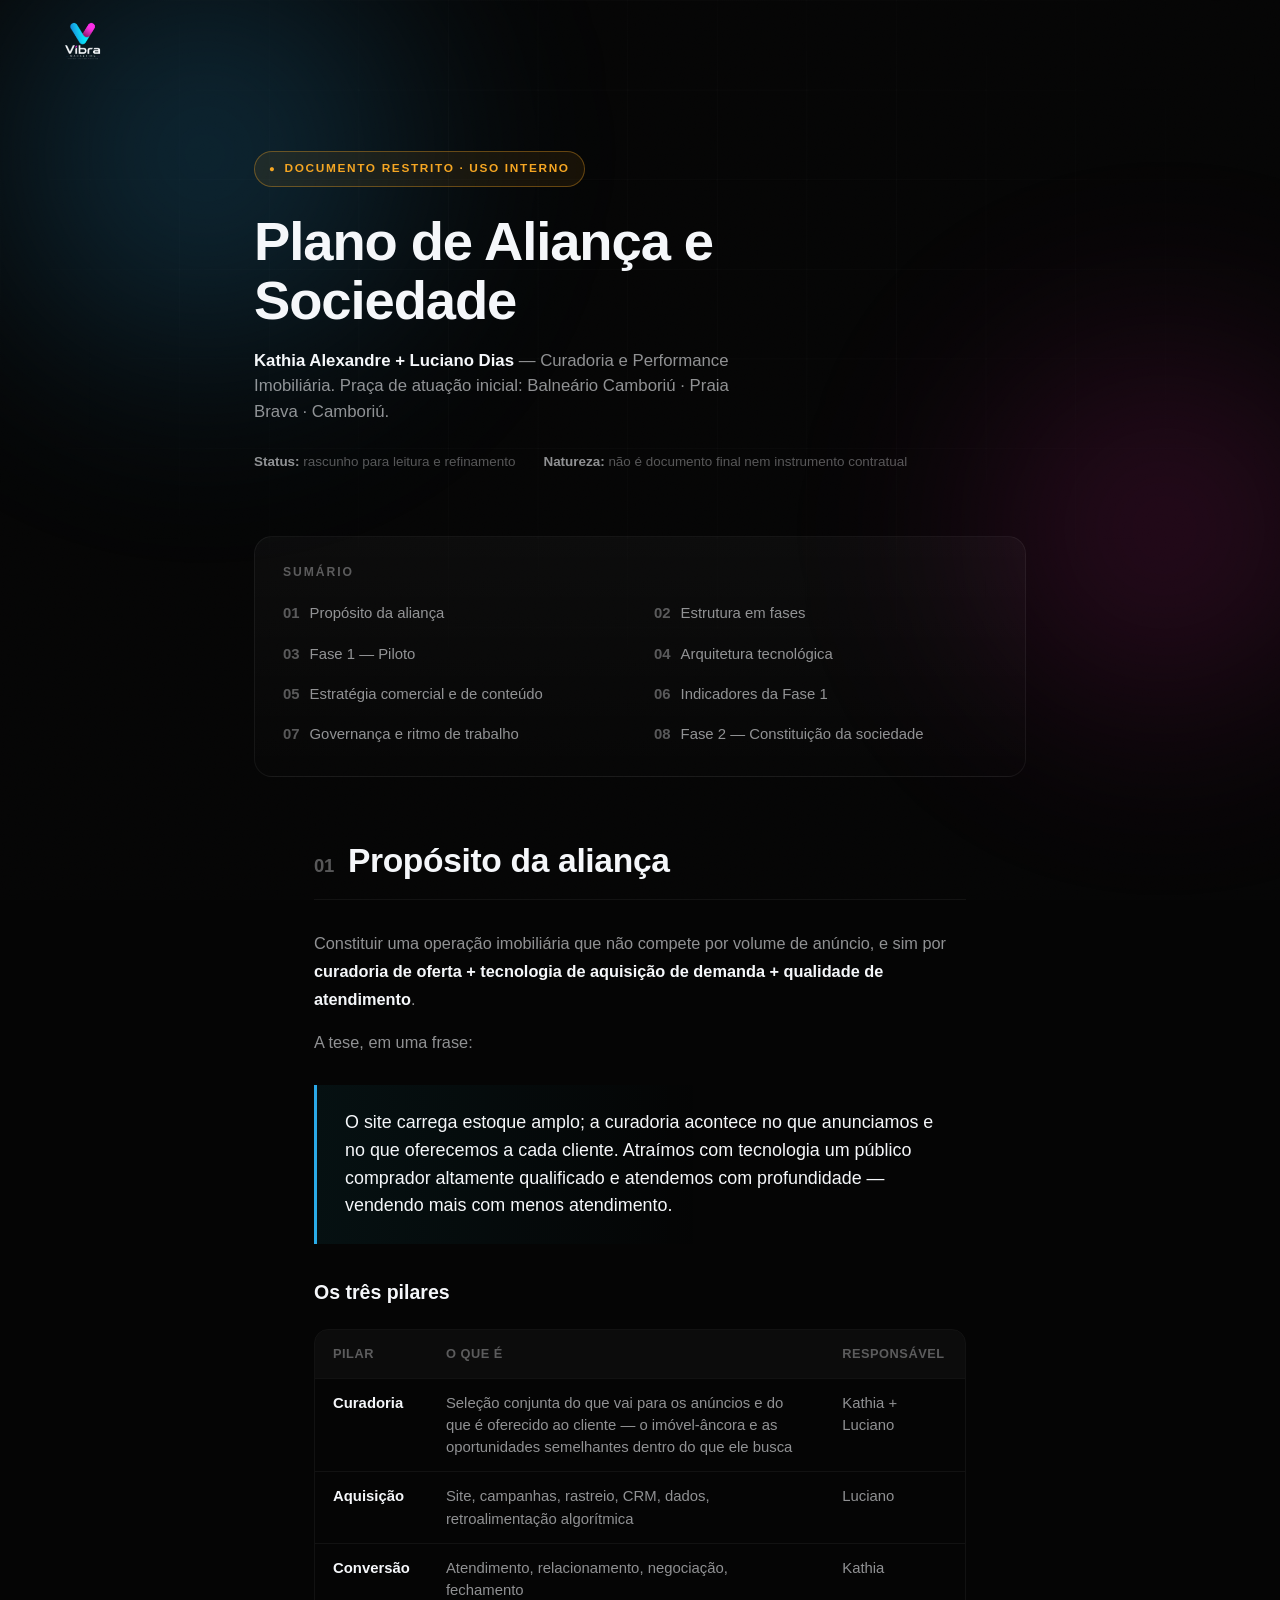
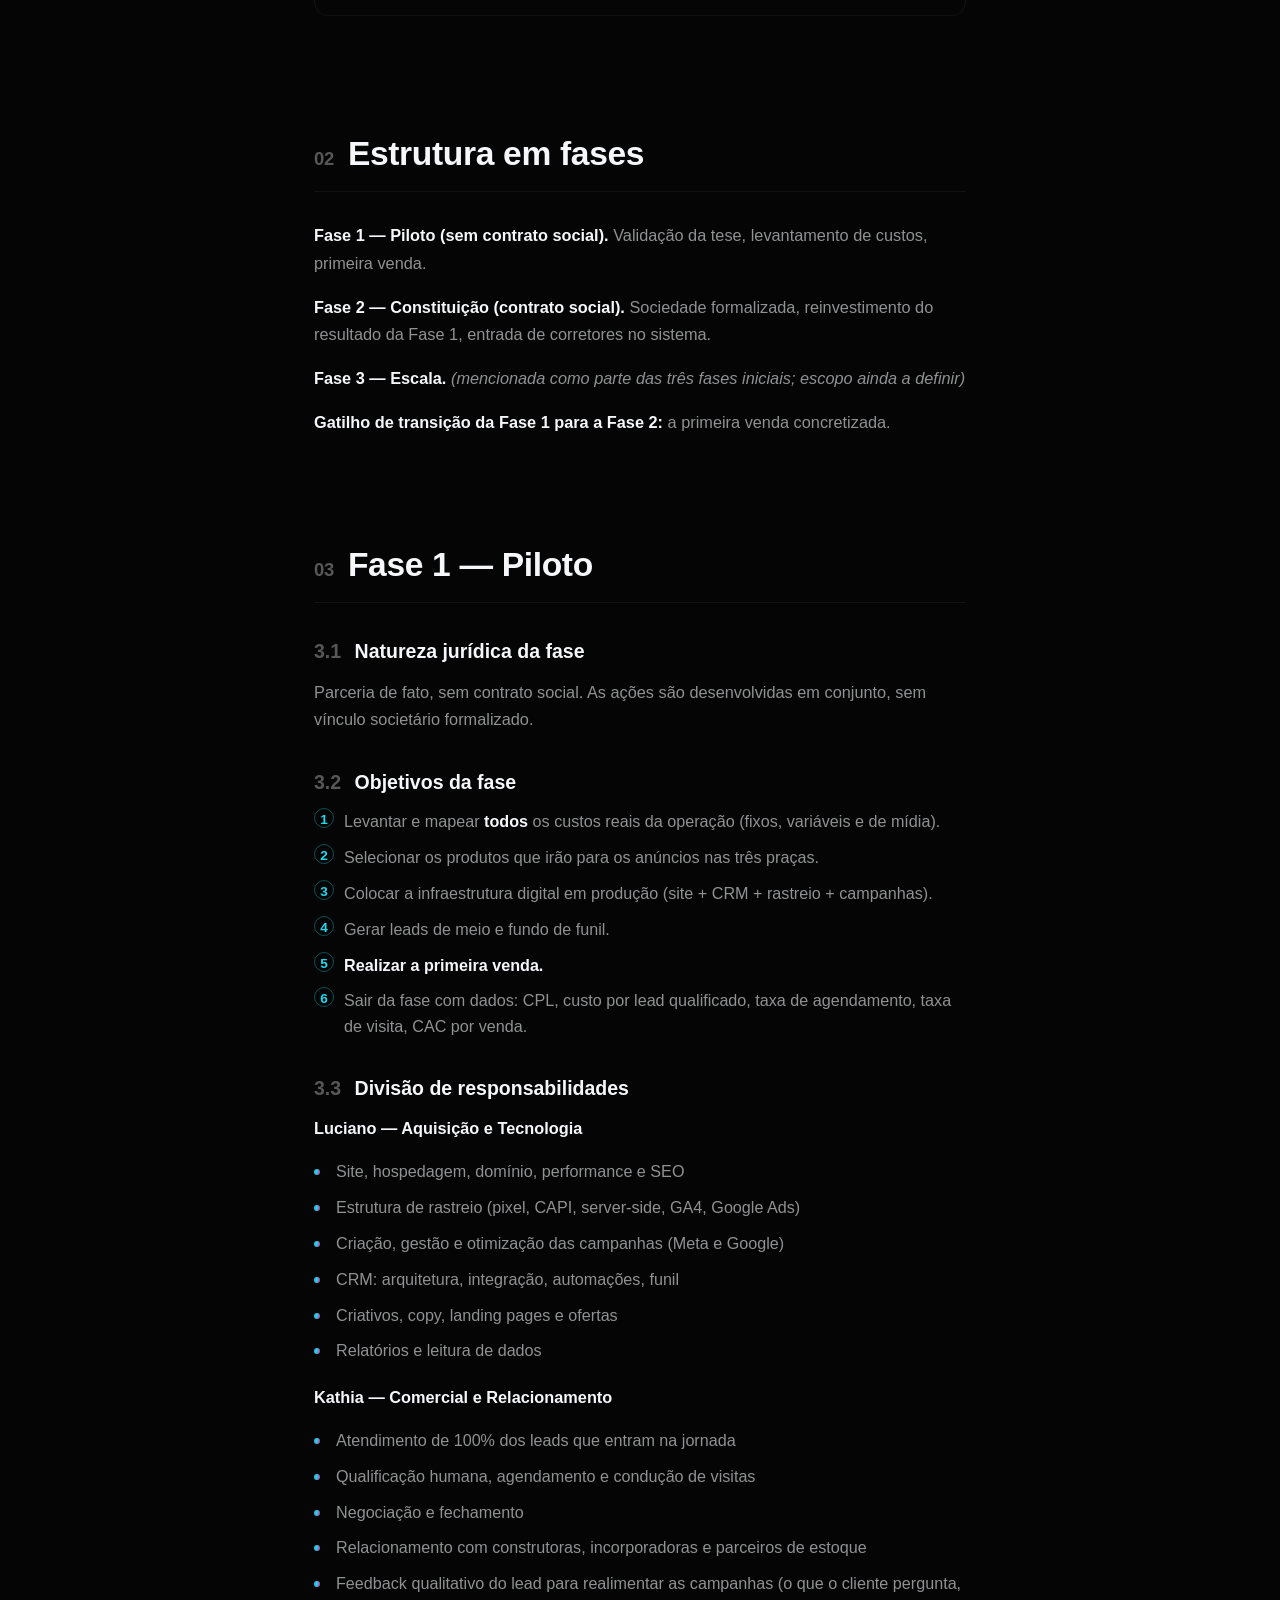
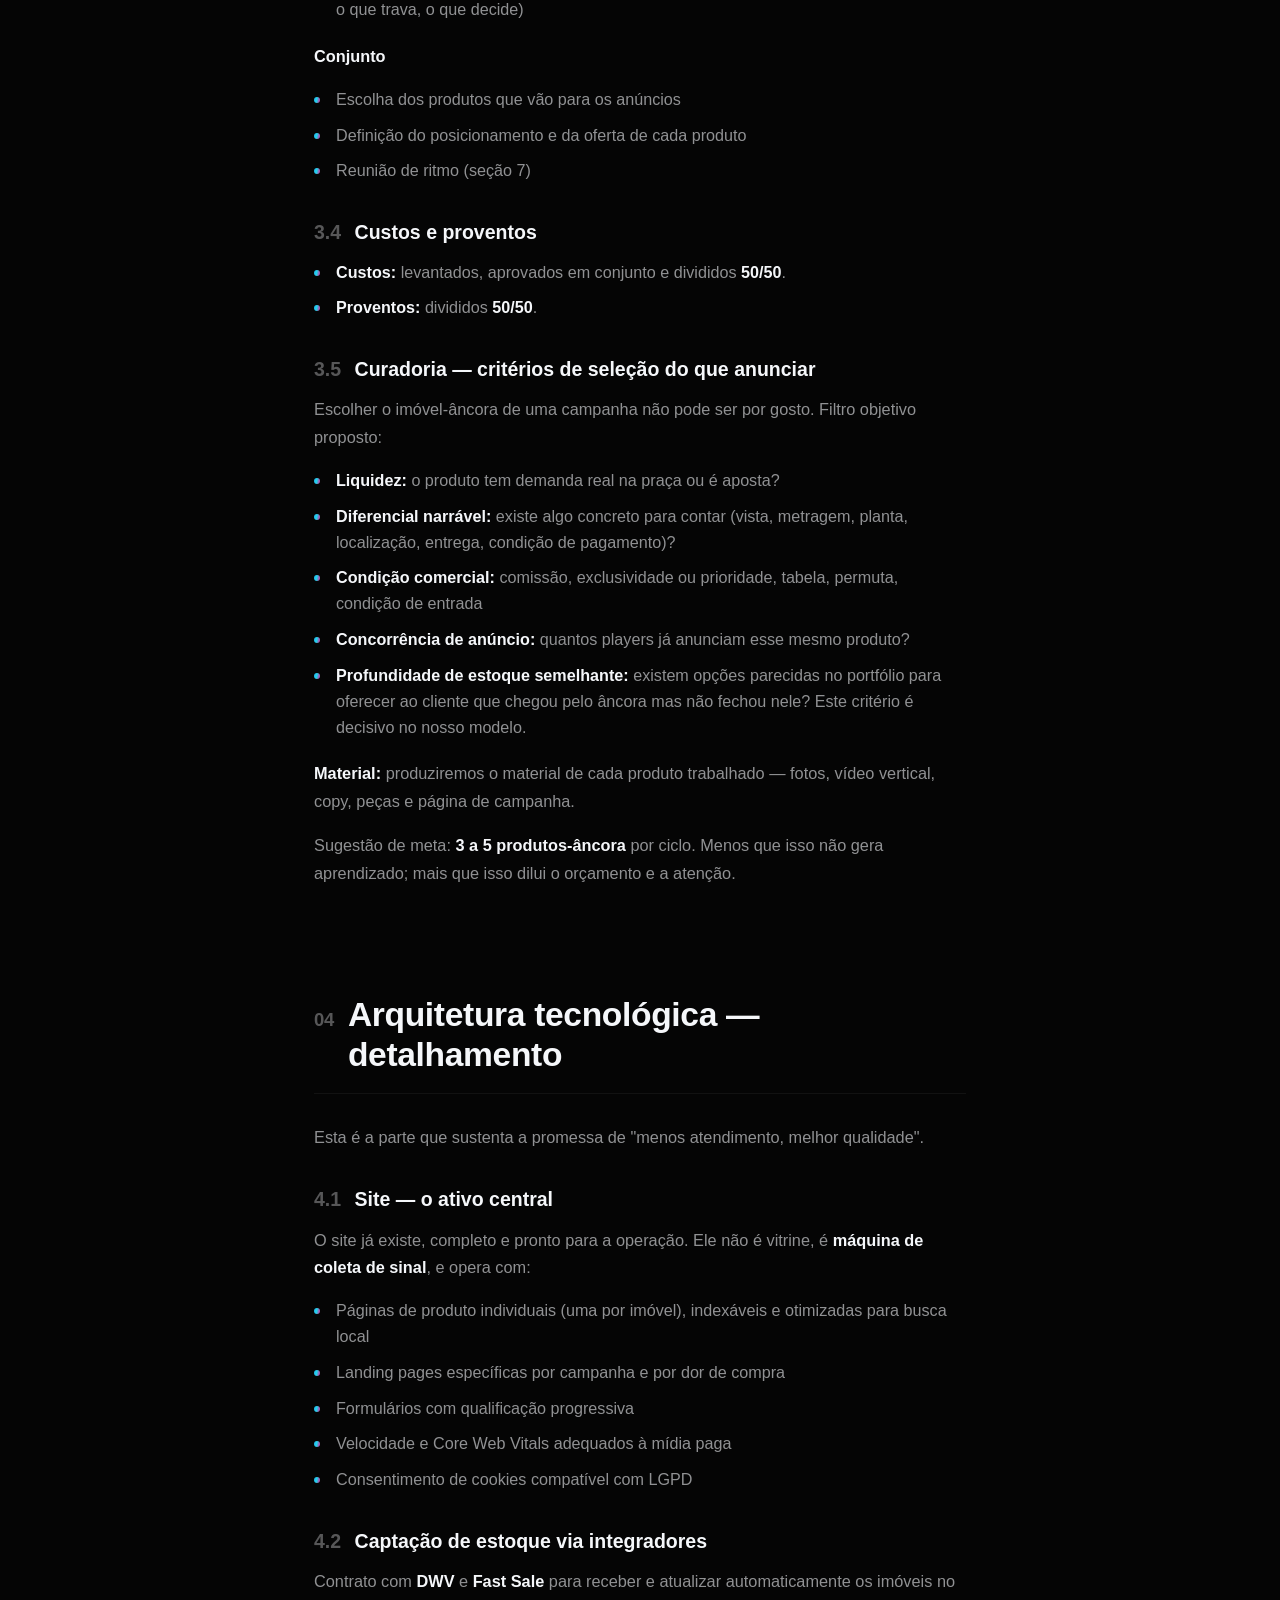
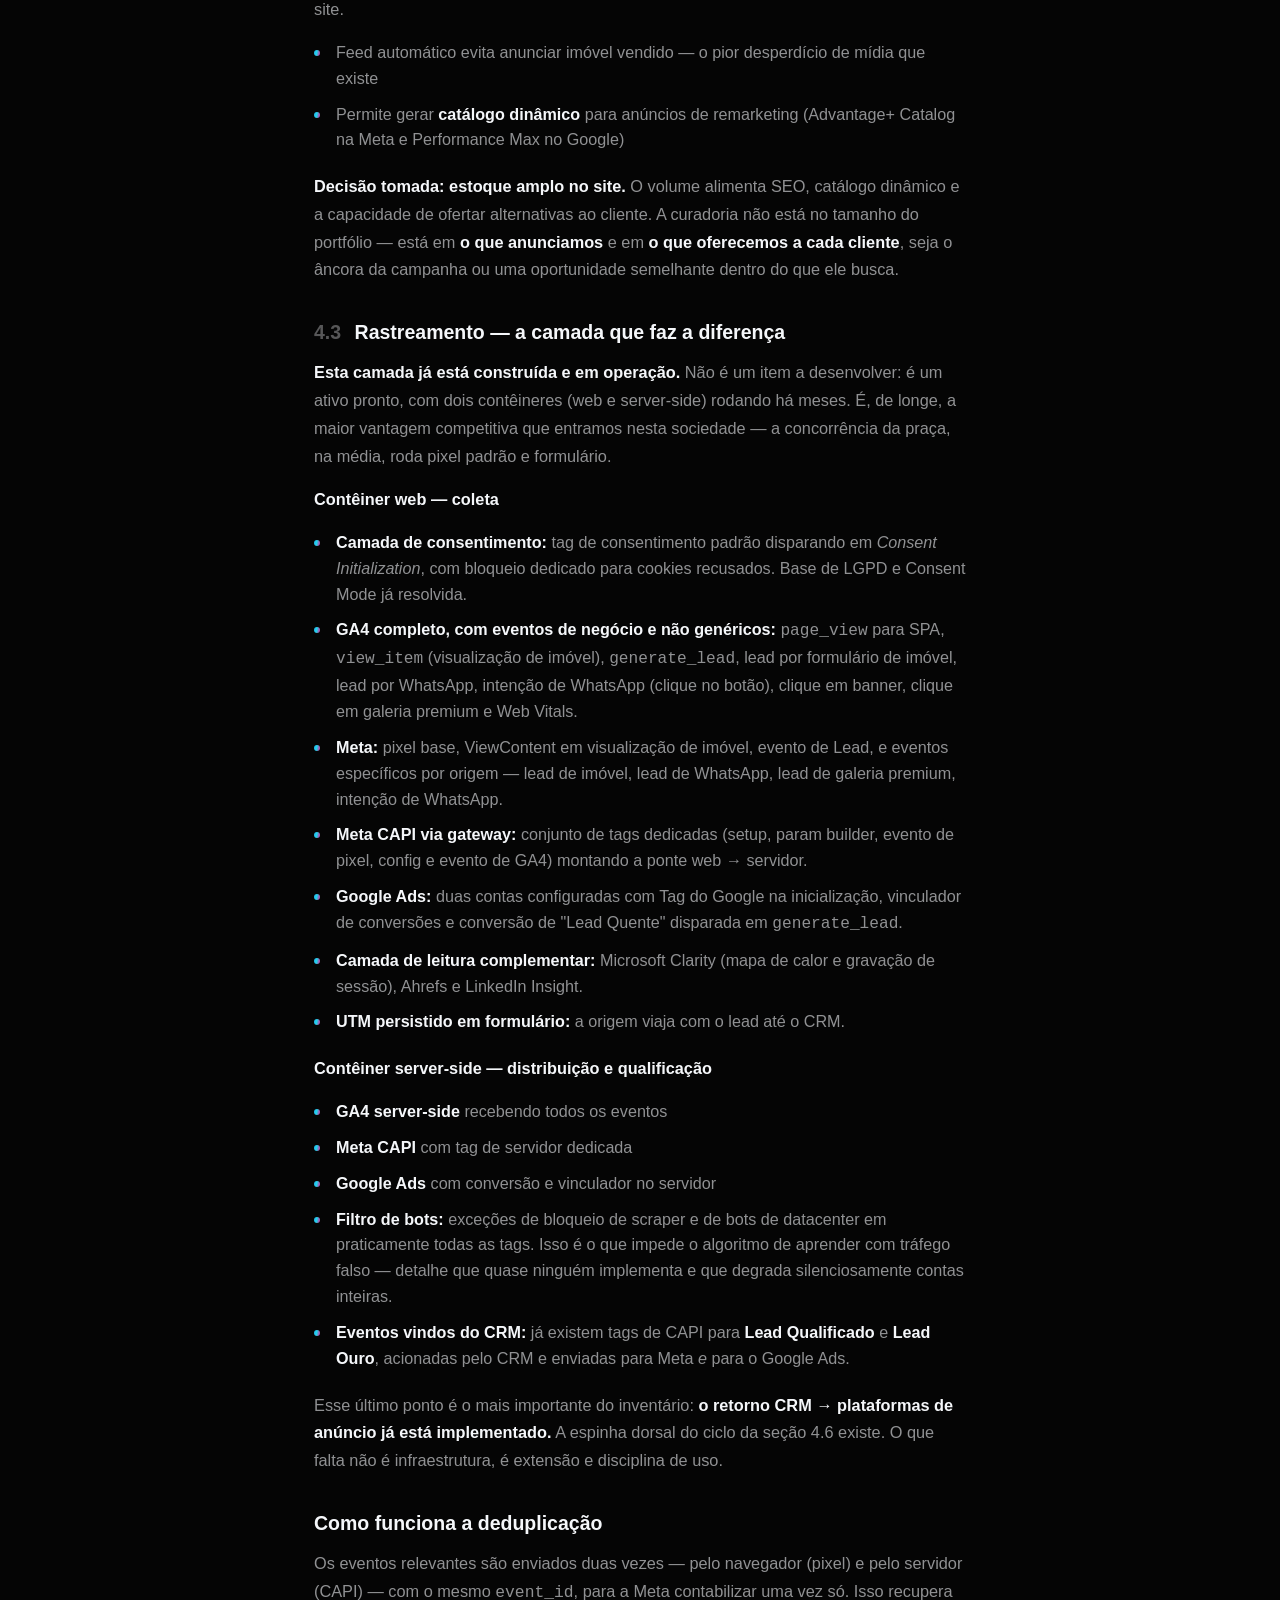
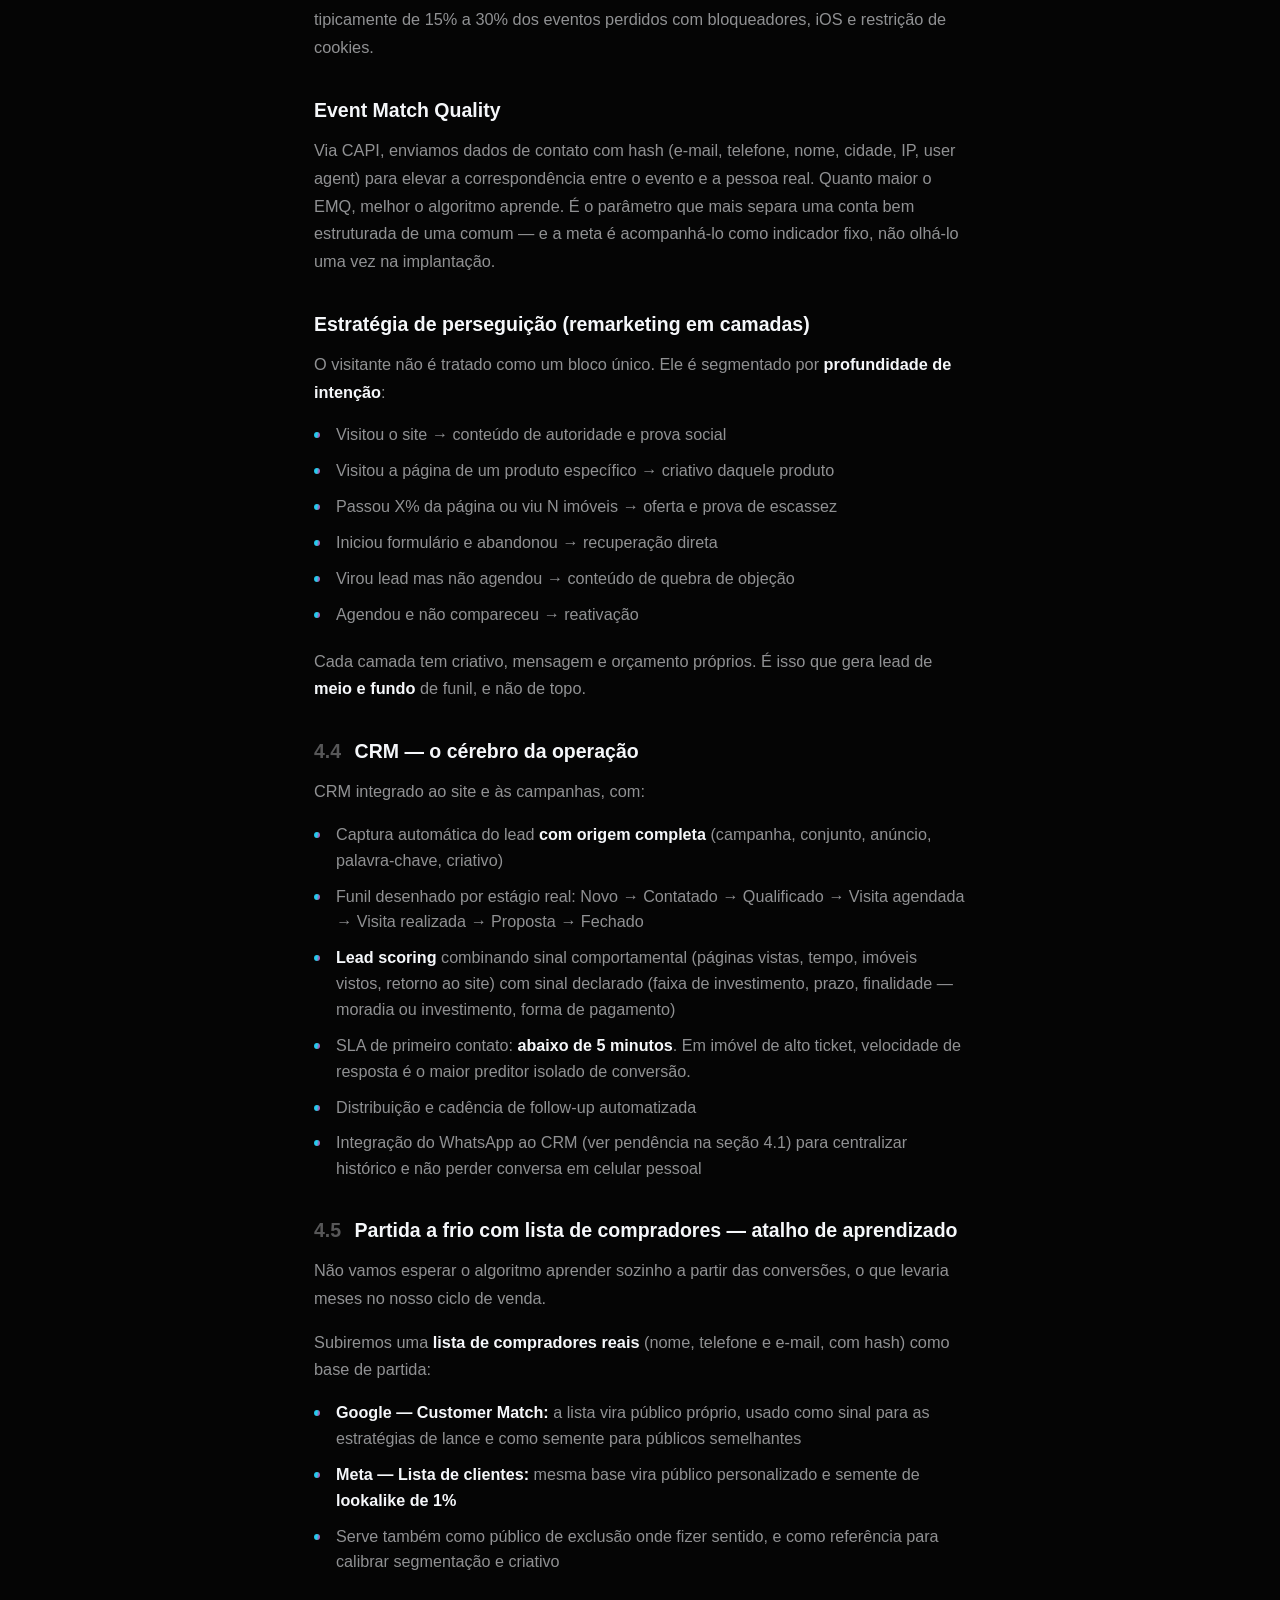
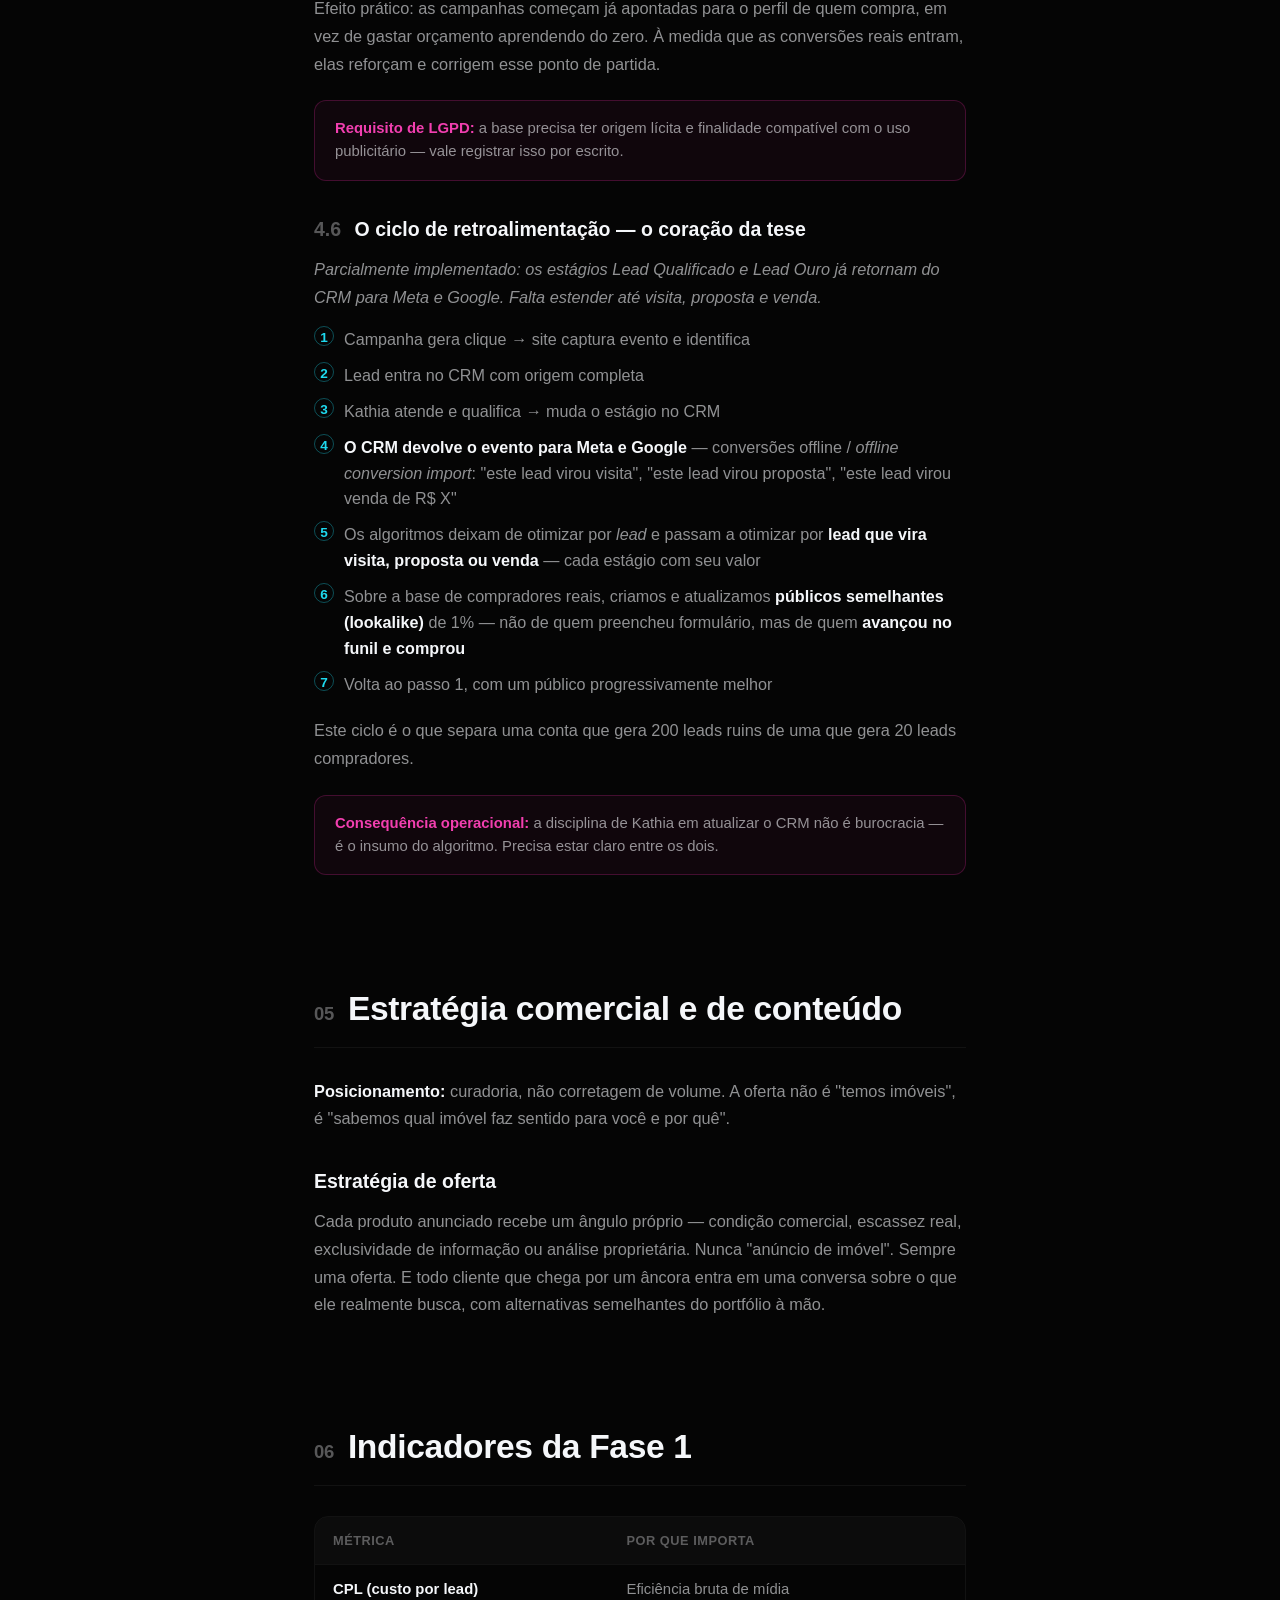
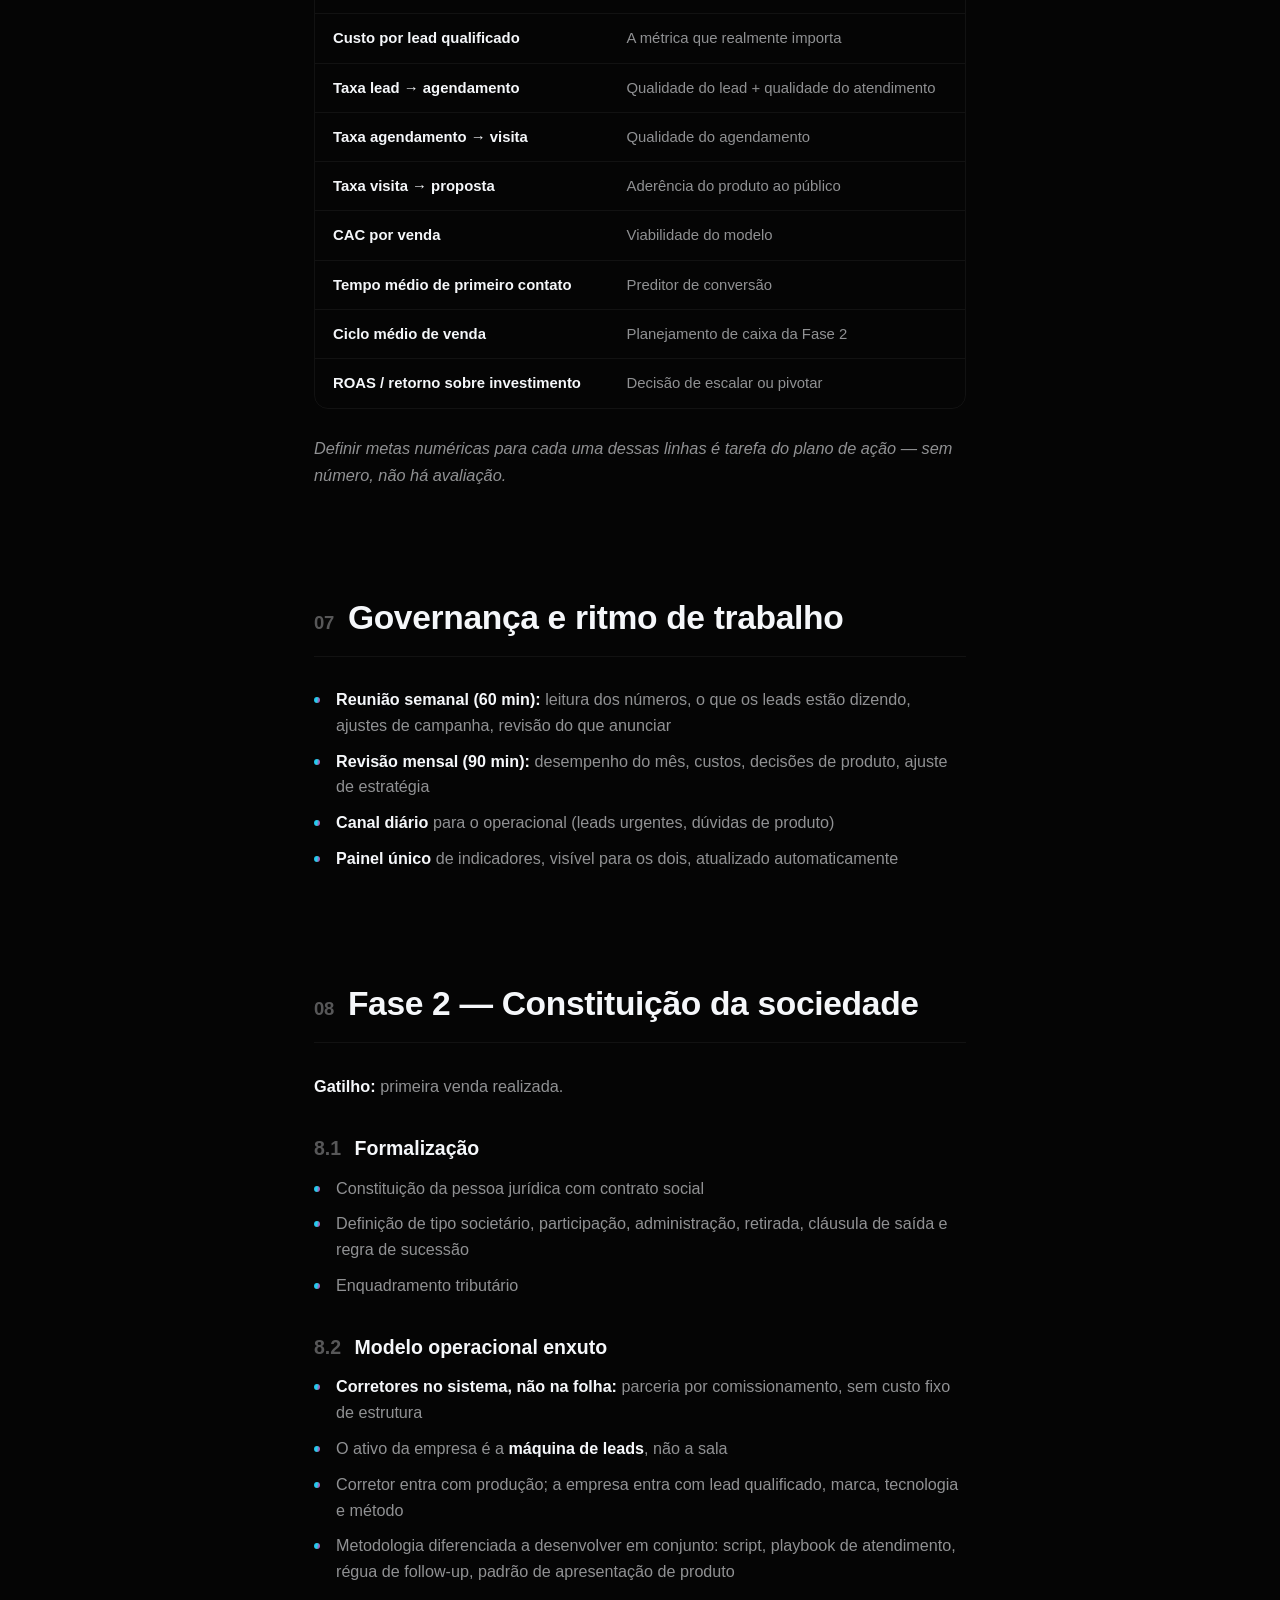
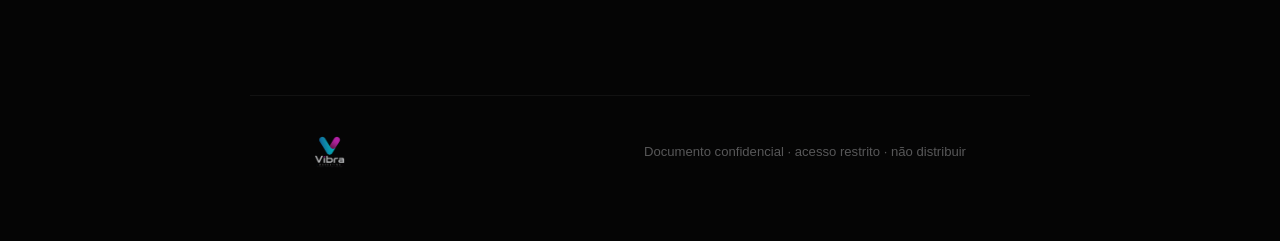
<file: plano/index.html>
<!DOCTYPE html>
<html lang="pt-BR">
<head>
  <meta charset="UTF-8" />
  <meta name="viewport" content="width=device-width, initial-scale=1.0, viewport-fit=cover" />
  <meta name="theme-color" content="#050505" />
  <meta name="robots" content="noindex, nofollow, noarchive" />

  <title>Plano de Aliança e Sociedade — Documento Restrito</title>

  <link rel="icon" href="/assets/favicon.svg" type="image/svg+xml" />

  <link rel="preconnect" href="https://api.fontshare.com" crossorigin />
  <link rel="preconnect" href="https://cdn.fontshare.com" crossorigin />
  <link href="https://api.fontshare.com/v2/css?f[]=clash-display@600,700,500,400&f[]=general-sans@400,500,600&display=swap" rel="stylesheet" />

  <link rel="stylesheet" href="/styles.css?v=6" />
  <link rel="stylesheet" href="/plano/plano.css?v=1" />
</head>
<body class="js">
  <div class="bg-grain" aria-hidden="true"></div>
  <div class="bg-aura" aria-hidden="true">
    <div class="aura aura--1"></div>
    <div class="aura aura--2"></div>
  </div>
  <div class="bg-grid" aria-hidden="true"></div>

  <header class="nav" style="position:relative;padding-top:22px;padding-bottom:0">
    <a class="nav__brand" href="/plano/" aria-label="Vibra Marketing">
      <img class="nav__logo" src="/assets/vibra-logo-white.png" alt="Vibra Marketing" style="height:38px" />
    </a>
  </header>

  <main>
    <header class="doc-header">
      <span class="doc-badge">Documento restrito &middot; uso interno</span>
      <h1>Plano de Aliança e Sociedade</h1>
      <p class="subtitle">
        <b>Kathia Alexandre + Luciano Dias</b> — Curadoria e Performance Imobiliária.
        Praça de atuação inicial: Balneário Camboriú &middot; Praia Brava &middot; Camboriú.
      </p>
      <div class="doc-meta">
        <span><b>Status:</b> rascunho para leitura e refinamento</span>
        <span><b>Natureza:</b> não é documento final nem instrumento contratual</span>
      </div>
    </header>

    <nav class="doc-toc" aria-label="Sumário">
      <div class="doc-toc__box">
        <p class="doc-toc__title">Sumário</p>
        <ol>
          <li><a href="#s1"><b>01</b> Propósito da aliança</a></li>
          <li><a href="#s2"><b>02</b> Estrutura em fases</a></li>
          <li><a href="#s3"><b>03</b> Fase 1 — Piloto</a></li>
          <li><a href="#s4"><b>04</b> Arquitetura tecnológica</a></li>
          <li><a href="#s5"><b>05</b> Estratégia comercial e de conteúdo</a></li>
          <li><a href="#s6"><b>06</b> Indicadores da Fase 1</a></li>
          <li><a href="#s7"><b>07</b> Governança e ritmo de trabalho</a></li>
          <li><a href="#s8"><b>08</b> Fase 2 — Constituição da sociedade</a></li>
        </ol>
      </div>
    </nav>

    <article class="doc">

      <section id="s1">
        <h2><span class="n">01</span> Propósito da aliança</h2>
        <p>Constituir uma operação imobiliária que não compete por volume de anúncio, e sim por <b>curadoria de oferta + tecnologia de aquisição de demanda + qualidade de atendimento</b>.</p>
        <p>A tese, em uma frase:</p>
        <blockquote>O site carrega estoque amplo; a curadoria acontece no que anunciamos e no que oferecemos a cada cliente. Atraímos com tecnologia um público comprador altamente qualificado e atendemos com profundidade — vendendo mais com menos atendimento.</blockquote>

        <h3>Os três pilares</h3>
        <div class="doc-table-wrap">
          <table>
            <thead><tr><th>Pilar</th><th>O que é</th><th>Responsável</th></tr></thead>
            <tbody>
              <tr><td><b>Curadoria</b></td><td>Seleção conjunta do que vai para os anúncios e do que é oferecido ao cliente — o imóvel-âncora e as oportunidades semelhantes dentro do que ele busca</td><td>Kathia + Luciano</td></tr>
              <tr><td><b>Aquisição</b></td><td>Site, campanhas, rastreio, CRM, dados, retroalimentação algorítmica</td><td>Luciano</td></tr>
              <tr><td><b>Conversão</b></td><td>Atendimento, relacionamento, negociação, fechamento</td><td>Kathia</td></tr>
            </tbody>
          </table>
        </div>
      </section>

      <section id="s2">
        <h2><span class="n">02</span> Estrutura em fases</h2>
        <p><b>Fase 1 — Piloto (sem contrato social).</b> Validação da tese, levantamento de custos, primeira venda.</p>
        <p><b>Fase 2 — Constituição (contrato social).</b> Sociedade formalizada, reinvestimento do resultado da Fase 1, entrada de corretores no sistema.</p>
        <p><b>Fase 3 — Escala.</b> <em>(mencionada como parte das três fases iniciais; escopo ainda a definir)</em></p>
        <p><b>Gatilho de transição da Fase 1 para a Fase 2:</b> a primeira venda concretizada.</p>
      </section>

      <section id="s3">
        <h2><span class="n">03</span> Fase 1 — Piloto</h2>

        <h3><span class="n">3.1</span> Natureza jurídica da fase</h3>
        <p>Parceria de fato, sem contrato social. As ações são desenvolvidas em conjunto, sem vínculo societário formalizado.</p>

        <h3><span class="n">3.2</span> Objetivos da fase</h3>
        <ol class="plain">
          <li>Levantar e mapear <b>todos</b> os custos reais da operação (fixos, variáveis e de mídia).</li>
          <li>Selecionar os produtos que irão para os anúncios nas três praças.</li>
          <li>Colocar a infraestrutura digital em produção (site + CRM + rastreio + campanhas).</li>
          <li>Gerar leads de meio e fundo de funil.</li>
          <li><b>Realizar a primeira venda.</b></li>
          <li>Sair da fase com dados: CPL, custo por lead qualificado, taxa de agendamento, taxa de visita, CAC por venda.</li>
        </ol>

        <h3><span class="n">3.3</span> Divisão de responsabilidades</h3>
        <p><b>Luciano — Aquisição e Tecnologia</b></p>
        <ul>
          <li>Site, hospedagem, domínio, performance e SEO</li>
          <li>Estrutura de rastreio (pixel, CAPI, server-side, GA4, Google Ads)</li>
          <li>Criação, gestão e otimização das campanhas (Meta e Google)</li>
          <li>CRM: arquitetura, integração, automações, funil</li>
          <li>Criativos, copy, landing pages e ofertas</li>
          <li>Relatórios e leitura de dados</li>
        </ul>
        <p><b>Kathia — Comercial e Relacionamento</b></p>
        <ul>
          <li>Atendimento de 100% dos leads que entram na jornada</li>
          <li>Qualificação humana, agendamento e condução de visitas</li>
          <li>Negociação e fechamento</li>
          <li>Relacionamento com construtoras, incorporadoras e parceiros de estoque</li>
          <li>Feedback qualitativo do lead para realimentar as campanhas (o que o cliente pergunta, o que trava, o que decide)</li>
        </ul>
        <p><b>Conjunto</b></p>
        <ul>
          <li>Escolha dos produtos que vão para os anúncios</li>
          <li>Definição do posicionamento e da oferta de cada produto</li>
          <li>Reunião de ritmo (seção 7)</li>
        </ul>

        <h3><span class="n">3.4</span> Custos e proventos</h3>
        <ul>
          <li><b>Custos:</b> levantados, aprovados em conjunto e divididos <b>50/50</b>.</li>
          <li><b>Proventos:</b> divididos <b>50/50</b>.</li>
        </ul>

        <h3><span class="n">3.5</span> Curadoria — critérios de seleção do que anunciar</h3>
        <p>Escolher o imóvel-âncora de uma campanha não pode ser por gosto. Filtro objetivo proposto:</p>
        <ul>
          <li><b>Liquidez:</b> o produto tem demanda real na praça ou é aposta?</li>
          <li><b>Diferencial narrável:</b> existe algo concreto para contar (vista, metragem, planta, localização, entrega, condição de pagamento)?</li>
          <li><b>Condição comercial:</b> comissão, exclusividade ou prioridade, tabela, permuta, condição de entrada</li>
          <li><b>Concorrência de anúncio:</b> quantos players já anunciam esse mesmo produto?</li>
          <li><b>Profundidade de estoque semelhante:</b> existem opções parecidas no portfólio para oferecer ao cliente que chegou pelo âncora mas não fechou nele? Este critério é decisivo no nosso modelo.</li>
        </ul>
        <p><b>Material:</b> produziremos o material de cada produto trabalhado — fotos, vídeo vertical, copy, peças e página de campanha.</p>
        <p>Sugestão de meta: <b>3 a 5 produtos-âncora</b> por ciclo. Menos que isso não gera aprendizado; mais que isso dilui o orçamento e a atenção.</p>
      </section>

      <section id="s4">
        <h2><span class="n">04</span> Arquitetura tecnológica — detalhamento</h2>
        <p>Esta é a parte que sustenta a promessa de "menos atendimento, melhor qualidade".</p>

        <h3><span class="n">4.1</span> Site — o ativo central</h3>
        <p>O site já existe, completo e pronto para a operação. Ele não é vitrine, é <b>máquina de coleta de sinal</b>, e opera com:</p>
        <ul>
          <li>Páginas de produto individuais (uma por imóvel), indexáveis e otimizadas para busca local</li>
          <li>Landing pages específicas por campanha e por dor de compra</li>
          <li>Formulários com qualificação progressiva</li>
          <li>Velocidade e Core Web Vitals adequados à mídia paga</li>
          <li>Consentimento de cookies compatível com LGPD</li>
        </ul>

        <h3><span class="n">4.2</span> Captação de estoque via integradores</h3>
        <p>Contrato com <b>DWV</b> e <b>Fast Sale</b> para receber e atualizar automaticamente os imóveis no site.</p>
        <ul>
          <li>Feed automático evita anunciar imóvel vendido — o pior desperdício de mídia que existe</li>
          <li>Permite gerar <b>catálogo dinâmico</b> para anúncios de remarketing (Advantage+ Catalog na Meta e Performance Max no Google)</li>
        </ul>
        <p><b>Decisão tomada: estoque amplo no site.</b> O volume alimenta SEO, catálogo dinâmico e a capacidade de ofertar alternativas ao cliente. A curadoria não está no tamanho do portfólio — está em <b>o que anunciamos</b> e em <b>o que oferecemos a cada cliente</b>, seja o âncora da campanha ou uma oportunidade semelhante dentro do que ele busca.</p>

        <h3><span class="n">4.3</span> Rastreamento — a camada que faz a diferença</h3>
        <p><b>Esta camada já está construída e em operação.</b> Não é um item a desenvolver: é um ativo pronto, com dois contêineres (web e server-side) rodando há meses. É, de longe, a maior vantagem competitiva que entramos nesta sociedade — a concorrência da praça, na média, roda pixel padrão e formulário.</p>

        <p><b>Contêiner web — coleta</b></p>
        <ul>
          <li><b>Camada de consentimento:</b> tag de consentimento padrão disparando em <em>Consent Initialization</em>, com bloqueio dedicado para cookies recusados. Base de LGPD e Consent Mode já resolvida.</li>
          <li><b>GA4 completo, com eventos de negócio e não genéricos:</b> <code>page_view</code> para SPA, <code>view_item</code> (visualização de imóvel), <code>generate_lead</code>, lead por formulário de imóvel, lead por WhatsApp, intenção de WhatsApp (clique no botão), clique em banner, clique em galeria premium e Web Vitals.</li>
          <li><b>Meta:</b> pixel base, ViewContent em visualização de imóvel, evento de Lead, e eventos específicos por origem — lead de imóvel, lead de WhatsApp, lead de galeria premium, intenção de WhatsApp.</li>
          <li><b>Meta CAPI via gateway:</b> conjunto de tags dedicadas (setup, param builder, evento de pixel, config e evento de GA4) montando a ponte web → servidor.</li>
          <li><b>Google Ads:</b> duas contas configuradas com Tag do Google na inicialização, vinculador de conversões e conversão de "Lead Quente" disparada em <code>generate_lead</code>.</li>
          <li><b>Camada de leitura complementar:</b> Microsoft Clarity (mapa de calor e gravação de sessão), Ahrefs e LinkedIn Insight.</li>
          <li><b>UTM persistido em formulário:</b> a origem viaja com o lead até o CRM.</li>
        </ul>

        <p><b>Contêiner server-side — distribuição e qualificação</b></p>
        <ul>
          <li><b>GA4 server-side</b> recebendo todos os eventos</li>
          <li><b>Meta CAPI</b> com tag de servidor dedicada</li>
          <li><b>Google Ads</b> com conversão e vinculador no servidor</li>
          <li><b>Filtro de bots:</b> exceções de bloqueio de scraper e de bots de datacenter em praticamente todas as tags. Isso é o que impede o algoritmo de aprender com tráfego falso — detalhe que quase ninguém implementa e que degrada silenciosamente contas inteiras.</li>
          <li><b>Eventos vindos do CRM:</b> já existem tags de CAPI para <b>Lead Qualificado</b> e <b>Lead Ouro</b>, acionadas pelo CRM e enviadas para Meta <em>e</em> para o Google Ads.</li>
        </ul>
        <p>Esse último ponto é o mais importante do inventário: <b>o retorno CRM → plataformas de anúncio já está implementado.</b> A espinha dorsal do ciclo da seção 4.6 existe. O que falta não é infraestrutura, é extensão e disciplina de uso.</p>

        <h3>Como funciona a deduplicação</h3>
        <p>Os eventos relevantes são enviados duas vezes — pelo navegador (pixel) e pelo servidor (CAPI) — com o mesmo <code>event_id</code>, para a Meta contabilizar uma vez só. Isso recupera tipicamente de 15% a 30% dos eventos perdidos com bloqueadores, iOS e restrição de cookies.</p>

        <h3>Event Match Quality</h3>
        <p>Via CAPI, enviamos dados de contato com hash (e-mail, telefone, nome, cidade, IP, user agent) para elevar a correspondência entre o evento e a pessoa real. Quanto maior o EMQ, melhor o algoritmo aprende. É o parâmetro que mais separa uma conta bem estruturada de uma comum — e a meta é acompanhá-lo como indicador fixo, não olhá-lo uma vez na implantação.</p>

        <h3>Estratégia de perseguição (remarketing em camadas)</h3>
        <p>O visitante não é tratado como um bloco único. Ele é segmentado por <b>profundidade de intenção</b>:</p>
        <ul>
          <li>Visitou o site → conteúdo de autoridade e prova social</li>
          <li>Visitou a página de um produto específico → criativo daquele produto</li>
          <li>Passou X% da página ou viu N imóveis → oferta e prova de escassez</li>
          <li>Iniciou formulário e abandonou → recuperação direta</li>
          <li>Virou lead mas não agendou → conteúdo de quebra de objeção</li>
          <li>Agendou e não compareceu → reativação</li>
        </ul>
        <p>Cada camada tem criativo, mensagem e orçamento próprios. É isso que gera lead de <b>meio e fundo</b> de funil, e não de topo.</p>

        <h3><span class="n">4.4</span> CRM — o cérebro da operação</h3>
        <p>CRM integrado ao site e às campanhas, com:</p>
        <ul>
          <li>Captura automática do lead <b>com origem completa</b> (campanha, conjunto, anúncio, palavra-chave, criativo)</li>
          <li>Funil desenhado por estágio real: Novo → Contatado → Qualificado → Visita agendada → Visita realizada → Proposta → Fechado</li>
          <li><b>Lead scoring</b> combinando sinal comportamental (páginas vistas, tempo, imóveis vistos, retorno ao site) com sinal declarado (faixa de investimento, prazo, finalidade — moradia ou investimento, forma de pagamento)</li>
          <li>SLA de primeiro contato: <b>abaixo de 5 minutos</b>. Em imóvel de alto ticket, velocidade de resposta é o maior preditor isolado de conversão.</li>
          <li>Distribuição e cadência de follow-up automatizada</li>
          <li>Integração do WhatsApp ao CRM (ver pendência na seção 4.1) para centralizar histórico e não perder conversa em celular pessoal</li>
        </ul>

        <h3><span class="n">4.5</span> Partida a frio com lista de compradores — atalho de aprendizado</h3>
        <p>Não vamos esperar o algoritmo aprender sozinho a partir das conversões, o que levaria meses no nosso ciclo de venda.</p>
        <p>Subiremos uma <b>lista de compradores reais</b> (nome, telefone e e-mail, com hash) como base de partida:</p>
        <ul>
          <li><b>Google — Customer Match:</b> a lista vira público próprio, usado como sinal para as estratégias de lance e como semente para públicos semelhantes</li>
          <li><b>Meta — Lista de clientes:</b> mesma base vira público personalizado e semente de <b>lookalike de 1%</b></li>
          <li>Serve também como público de exclusão onde fizer sentido, e como referência para calibrar segmentação e criativo</li>
        </ul>
        <p>Efeito prático: as campanhas começam já apontadas para o perfil de quem compra, em vez de gastar orçamento aprendendo do zero. À medida que as conversões reais entram, elas reforçam e corrigem esse ponto de partida.</p>
        <div class="doc__note"><b>Requisito de LGPD:</b> a base precisa ter origem lícita e finalidade compatível com o uso publicitário — vale registrar isso por escrito.</div>

        <h3><span class="n">4.6</span> O ciclo de retroalimentação — o coração da tese</h3>
        <p><em>Parcialmente implementado: os estágios Lead Qualificado e Lead Ouro já retornam do CRM para Meta e Google. Falta estender até visita, proposta e venda.</em></p>
        <ol class="plain">
          <li>Campanha gera clique → site captura evento e identifica</li>
          <li>Lead entra no CRM com origem completa</li>
          <li>Kathia atende e qualifica → muda o estágio no CRM</li>
          <li><b>O CRM devolve o evento para Meta e Google</b> — conversões offline / <em>offline conversion import</em>: "este lead virou visita", "este lead virou proposta", "este lead virou venda de R$ X"</li>
          <li>Os algoritmos deixam de otimizar por <em>lead</em> e passam a otimizar por <b>lead que vira visita, proposta ou venda</b> — cada estágio com seu valor</li>
          <li>Sobre a base de compradores reais, criamos e atualizamos <b>públicos semelhantes (lookalike)</b> de 1% — não de quem preencheu formulário, mas de quem <b>avançou no funil e comprou</b></li>
          <li>Volta ao passo 1, com um público progressivamente melhor</li>
        </ol>
        <p>Este ciclo é o que separa uma conta que gera 200 leads ruins de uma que gera 20 leads compradores.</p>
        <div class="doc__note"><b>Consequência operacional:</b> a disciplina de Kathia em atualizar o CRM não é burocracia — é o insumo do algoritmo. Precisa estar claro entre os dois.</div>
      </section>

      <section id="s5">
        <h2><span class="n">05</span> Estratégia comercial e de conteúdo</h2>
        <p><b>Posicionamento:</b> curadoria, não corretagem de volume. A oferta não é "temos imóveis", é "sabemos qual imóvel faz sentido para você e por quê".</p>

        <h3>Estratégia de oferta</h3>
        <p>Cada produto anunciado recebe um ângulo próprio — condição comercial, escassez real, exclusividade de informação ou análise proprietária. Nunca "anúncio de imóvel". Sempre uma oferta. E todo cliente que chega por um âncora entra em uma conversa sobre o que ele realmente busca, com alternativas semelhantes do portfólio à mão.</p>
      </section>

      <section id="s6">
        <h2><span class="n">06</span> Indicadores da Fase 1</h2>
        <div class="doc-table-wrap">
          <table>
            <thead><tr><th>Métrica</th><th>Por que importa</th></tr></thead>
            <tbody>
              <tr><td><b>CPL (custo por lead)</b></td><td>Eficiência bruta de mídia</td></tr>
              <tr><td><b>Custo por lead qualificado</b></td><td>A métrica que realmente importa</td></tr>
              <tr><td><b>Taxa lead → agendamento</b></td><td>Qualidade do lead + qualidade do atendimento</td></tr>
              <tr><td><b>Taxa agendamento → visita</b></td><td>Qualidade do agendamento</td></tr>
              <tr><td><b>Taxa visita → proposta</b></td><td>Aderência do produto ao público</td></tr>
              <tr><td><b>CAC por venda</b></td><td>Viabilidade do modelo</td></tr>
              <tr><td><b>Tempo médio de primeiro contato</b></td><td>Preditor de conversão</td></tr>
              <tr><td><b>Ciclo médio de venda</b></td><td>Planejamento de caixa da Fase 2</td></tr>
              <tr><td><b>ROAS / retorno sobre investimento</b></td><td>Decisão de escalar ou pivotar</td></tr>
            </tbody>
          </table>
        </div>
        <p><em>Definir metas numéricas para cada uma dessas linhas é tarefa do plano de ação — sem número, não há avaliação.</em></p>
      </section>

      <section id="s7">
        <h2><span class="n">07</span> Governança e ritmo de trabalho</h2>
        <ul>
          <li><b>Reunião semanal (60 min):</b> leitura dos números, o que os leads estão dizendo, ajustes de campanha, revisão do que anunciar</li>
          <li><b>Revisão mensal (90 min):</b> desempenho do mês, custos, decisões de produto, ajuste de estratégia</li>
          <li><b>Canal diário</b> para o operacional (leads urgentes, dúvidas de produto)</li>
          <li><b>Painel único</b> de indicadores, visível para os dois, atualizado automaticamente</li>
        </ul>
      </section>

      <section id="s8">
        <h2><span class="n">08</span> Fase 2 — Constituição da sociedade</h2>
        <p><b>Gatilho:</b> primeira venda realizada.</p>

        <h3><span class="n">8.1</span> Formalização</h3>
        <ul>
          <li>Constituição da pessoa jurídica com contrato social</li>
          <li>Definição de tipo societário, participação, administração, retirada, cláusula de saída e regra de sucessão</li>
          <li>Enquadramento tributário</li>
        </ul>

        <h3><span class="n">8.2</span> Modelo operacional enxuto</h3>
        <ul>
          <li><b>Corretores no sistema, não na folha:</b> parceria por comissionamento, sem custo fixo de estrutura</li>
          <li>O ativo da empresa é a <b>máquina de leads</b>, não a sala</li>
          <li>Corretor entra com produção; a empresa entra com lead qualificado, marca, tecnologia e método</li>
          <li>Metodologia diferenciada a desenvolver em conjunto: script, playbook de atendimento, régua de follow-up, padrão de apresentação de produto</li>
        </ul>
      </section>

    </article>

    <footer class="doc-footer">
      <img src="/assets/vibra-logo-white.png" alt="Vibra Marketing" />
      <span>Documento confidencial &middot; acesso restrito &middot; não distribuir</span>
    </footer>
  </main>
</body>
</html>
</file>
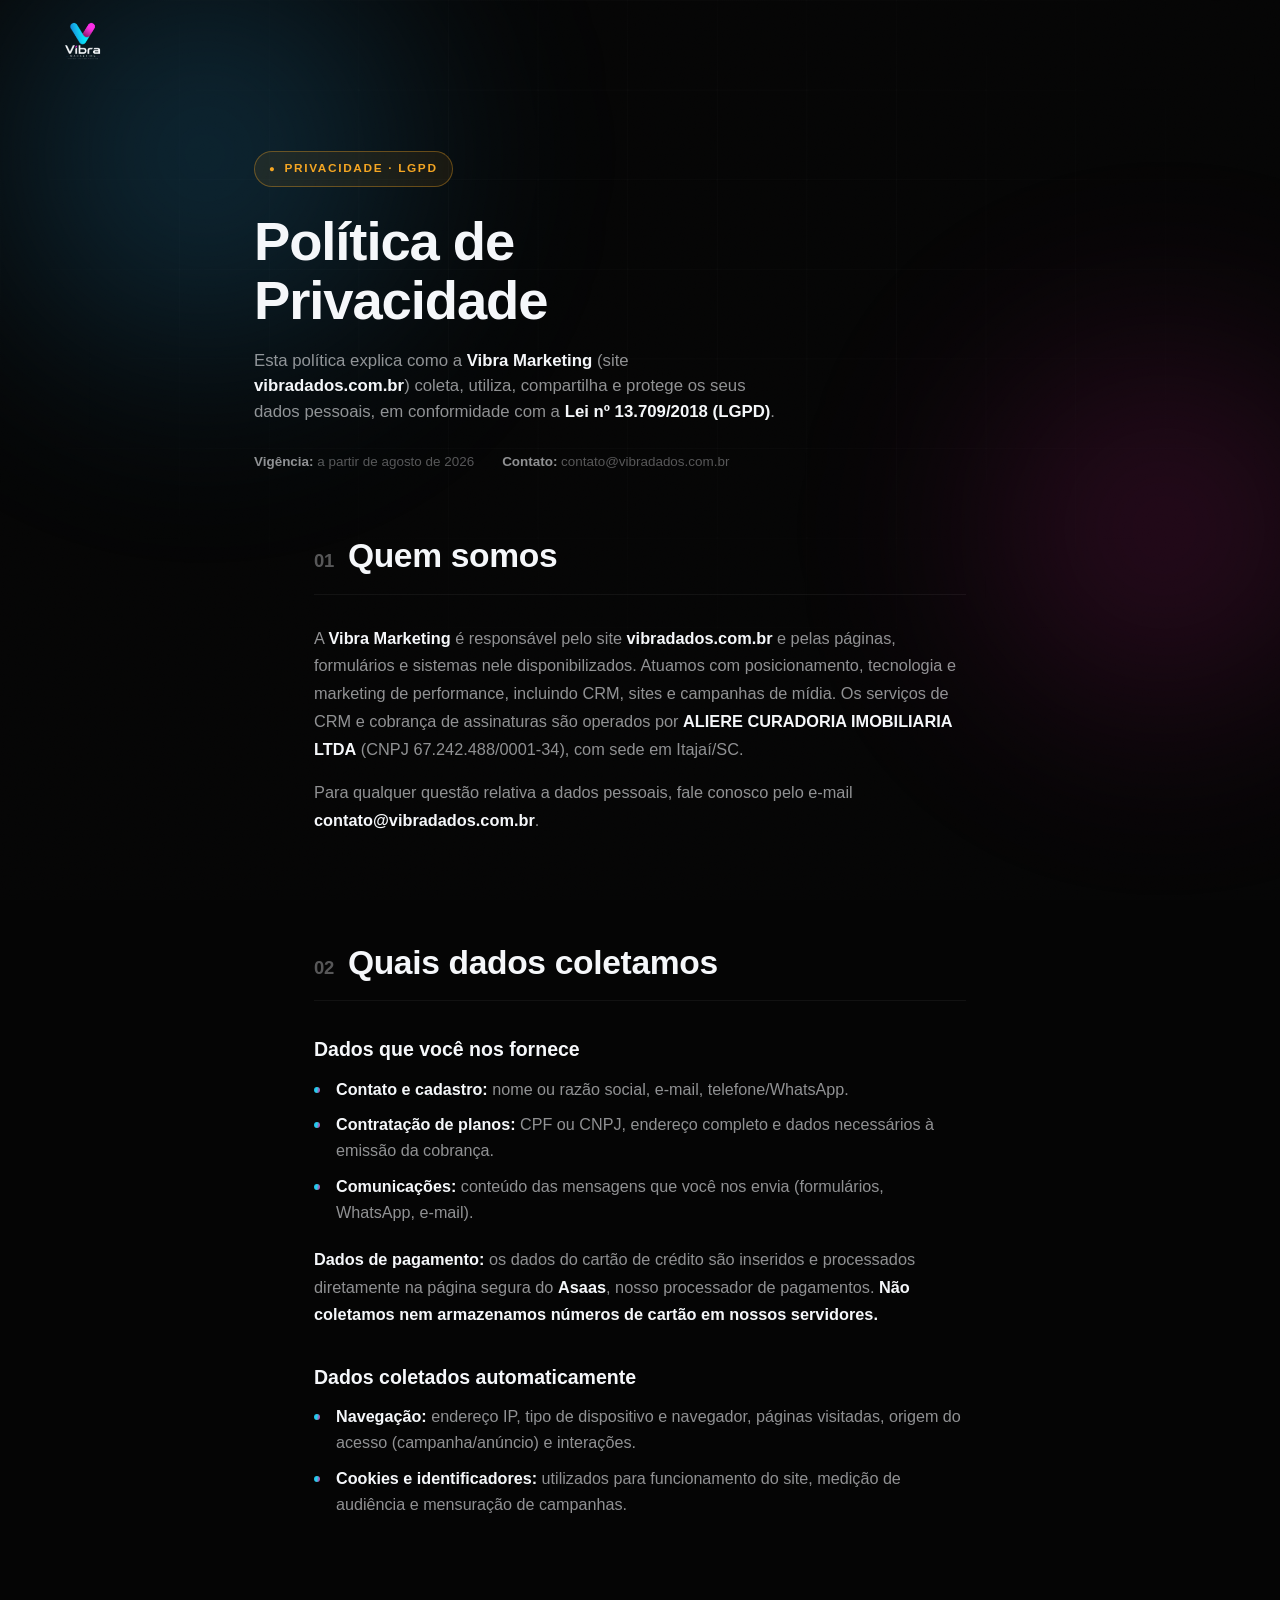
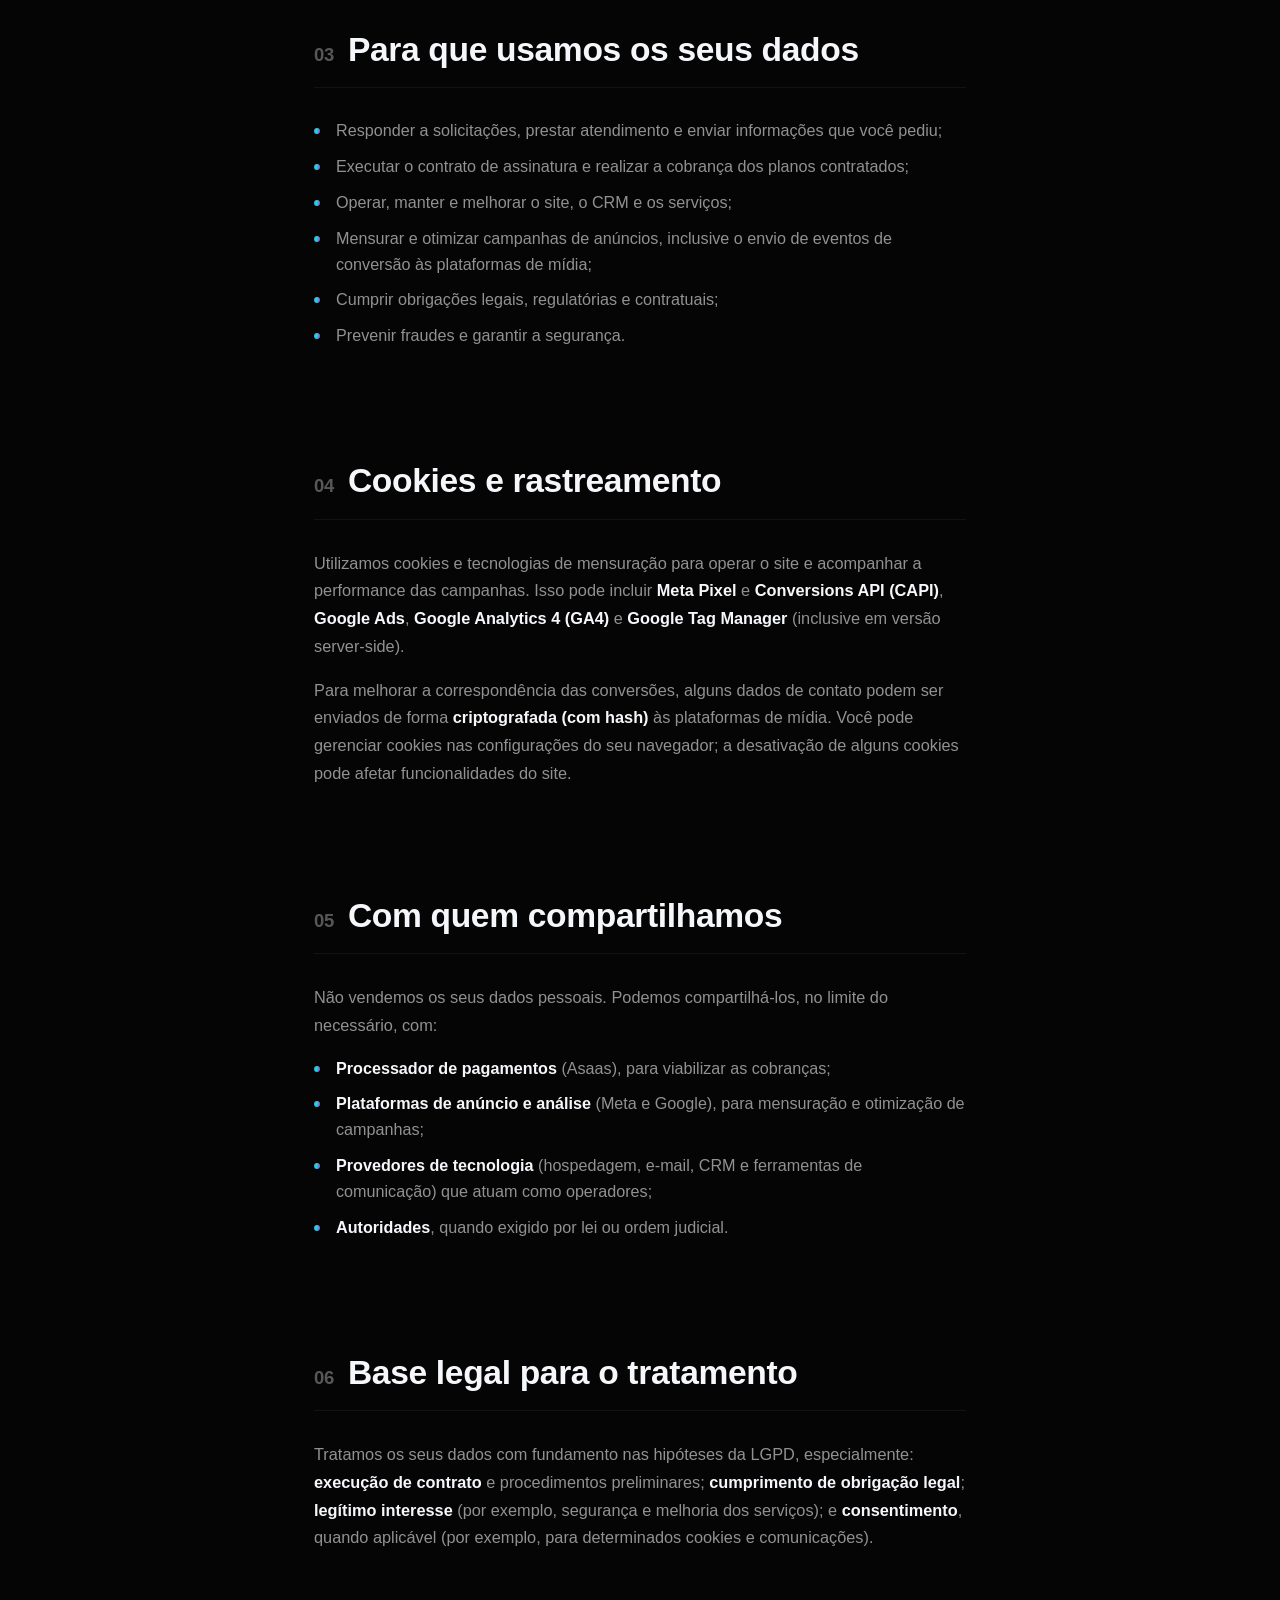
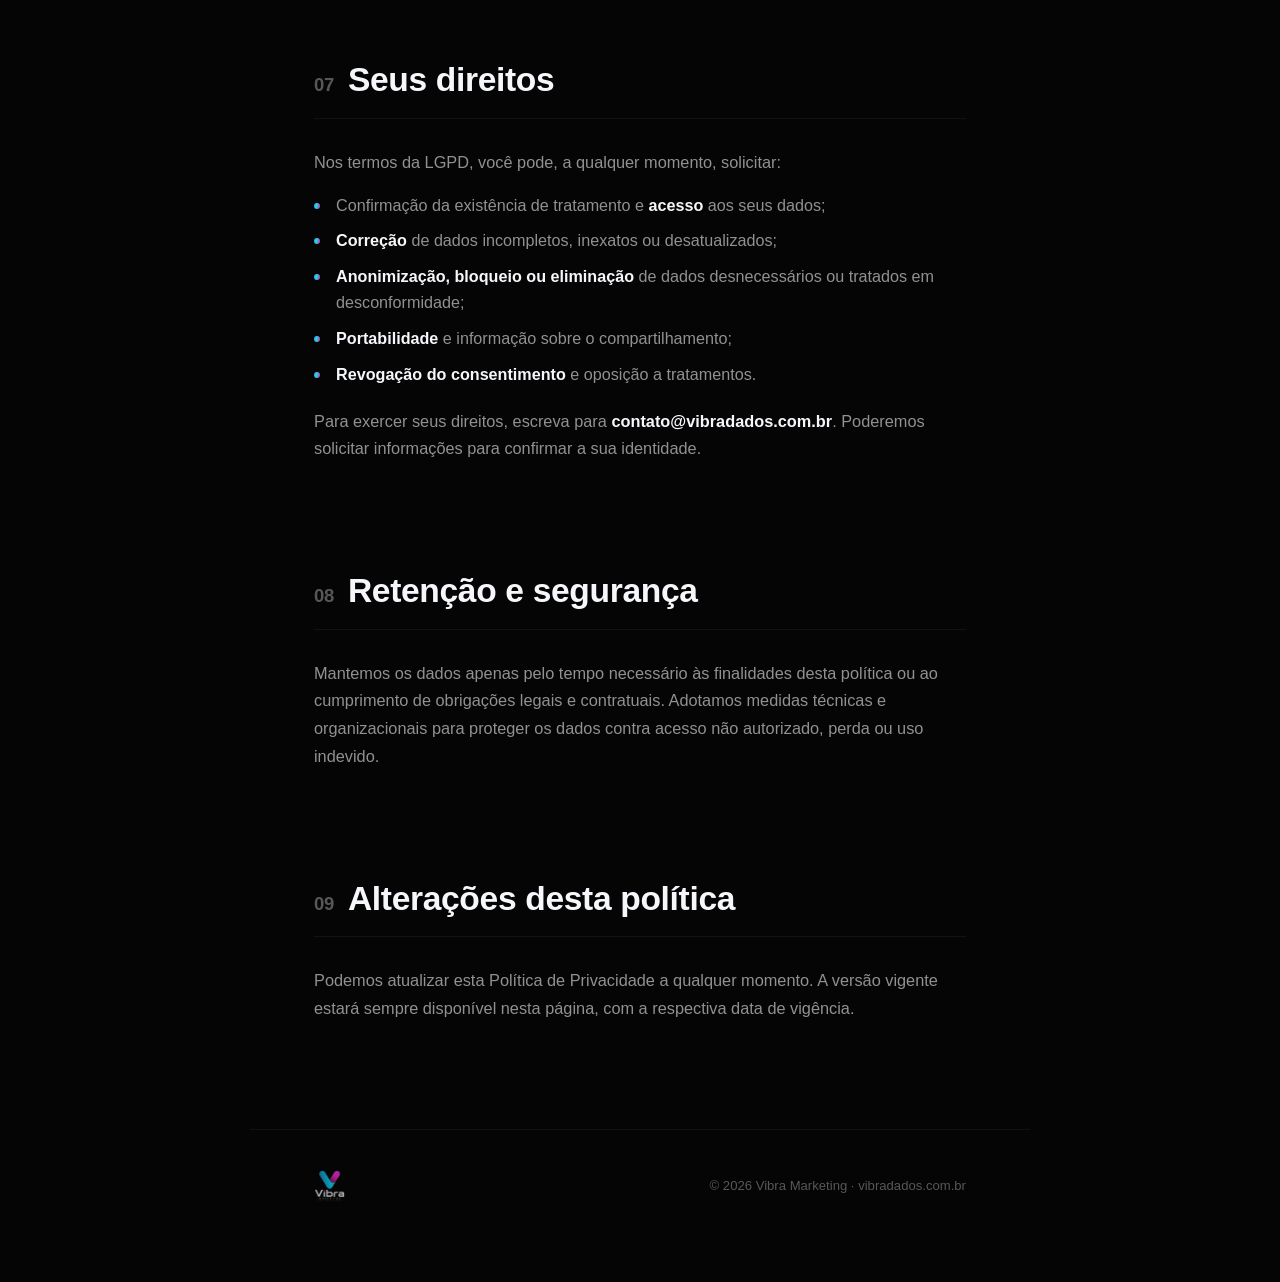
<file: politica-de-privacidade/index.html>
<!DOCTYPE html>
<html lang="pt-BR">
<head>
  <meta charset="UTF-8" />
  <meta name="viewport" content="width=device-width, initial-scale=1.0, viewport-fit=cover" />
  <meta name="theme-color" content="#050505" />

  <title>Política de Privacidade | Vibra Marketing</title>
  <meta name="description" content="Política de Privacidade da Vibra Marketing (vibradados.com.br): como coletamos, usamos, compartilhamos e protegemos os seus dados pessoais, em conformidade com a LGPD." />
  <link rel="canonical" href="https://vibradados.com.br/politica-de-privacidade" />

  <link rel="icon" href="/assets/favicon.svg" type="image/svg+xml" />

  <link rel="preconnect" href="https://api.fontshare.com" crossorigin />
  <link rel="preconnect" href="https://cdn.fontshare.com" crossorigin />
  <link href="https://api.fontshare.com/v2/css?f[]=clash-display@600,700,500,400&f[]=general-sans@400,500,600&display=swap" rel="stylesheet" />

  <link rel="stylesheet" href="/styles.css?v=12" />
  <link rel="stylesheet" href="doc.css?v=1" />
</head>
<body class="js">
  <div class="bg-grain" aria-hidden="true"></div>
  <div class="bg-aura" aria-hidden="true">
    <div class="aura aura--1"></div>
    <div class="aura aura--2"></div>
  </div>
  <div class="bg-grid" aria-hidden="true"></div>

  <header class="nav" style="position:relative;padding-top:22px;padding-bottom:0">
    <a class="nav__brand" href="/" aria-label="Vibra Marketing — início">
      <img class="nav__logo" src="/assets/vibra-logo-white.png" alt="Vibra Marketing" style="height:38px" />
    </a>
  </header>

  <main>
    <header class="doc-header">
      <span class="doc-badge">Privacidade &middot; LGPD</span>
      <h1>Política de Privacidade</h1>
      <p class="subtitle">
        Esta política explica como a <b>Vibra Marketing</b> (site <b>vibradados.com.br</b>) coleta, utiliza,
        compartilha e protege os seus dados pessoais, em conformidade com a <b>Lei nº 13.709/2018 (LGPD)</b>.
      </p>
      <div class="doc-meta">
        <span><b>Vigência:</b> a partir de agosto de 2026</span>
        <span><b>Contato:</b> contato@vibradados.com.br</span>
      </div>
    </header>

    <article class="doc">

      <section>
        <h2><span class="n">01</span> Quem somos</h2>
        <p>A <b>Vibra Marketing</b> é responsável pelo site <b>vibradados.com.br</b> e pelas páginas, formulários e sistemas nele disponibilizados. Atuamos com posicionamento, tecnologia e marketing de performance, incluindo CRM, sites e campanhas de mídia. Os serviços de CRM e cobrança de assinaturas são operados por <b>ALIERE CURADORIA IMOBILIARIA LTDA</b> (CNPJ 67.242.488/0001-34), com sede em Itajaí/SC.</p>
        <p>Para qualquer questão relativa a dados pessoais, fale conosco pelo e-mail <b>contato@vibradados.com.br</b>.</p>
      </section>

      <section>
        <h2><span class="n">02</span> Quais dados coletamos</h2>
        <h3>Dados que você nos fornece</h3>
        <ul>
          <li><b>Contato e cadastro:</b> nome ou razão social, e-mail, telefone/WhatsApp.</li>
          <li><b>Contratação de planos:</b> CPF ou CNPJ, endereço completo e dados necessários à emissão da cobrança.</li>
          <li><b>Comunicações:</b> conteúdo das mensagens que você nos envia (formulários, WhatsApp, e-mail).</li>
        </ul>
        <p><b>Dados de pagamento:</b> os dados do cartão de crédito são inseridos e processados diretamente na página segura do <b>Asaas</b>, nosso processador de pagamentos. <b>Não coletamos nem armazenamos números de cartão em nossos servidores.</b></p>
        <h3>Dados coletados automaticamente</h3>
        <ul>
          <li><b>Navegação:</b> endereço IP, tipo de dispositivo e navegador, páginas visitadas, origem do acesso (campanha/anúncio) e interações.</li>
          <li><b>Cookies e identificadores:</b> utilizados para funcionamento do site, medição de audiência e mensuração de campanhas.</li>
        </ul>
      </section>

      <section>
        <h2><span class="n">03</span> Para que usamos os seus dados</h2>
        <ul>
          <li>Responder a solicitações, prestar atendimento e enviar informações que você pediu;</li>
          <li>Executar o contrato de assinatura e realizar a cobrança dos planos contratados;</li>
          <li>Operar, manter e melhorar o site, o CRM e os serviços;</li>
          <li>Mensurar e otimizar campanhas de anúncios, inclusive o envio de eventos de conversão às plataformas de mídia;</li>
          <li>Cumprir obrigações legais, regulatórias e contratuais;</li>
          <li>Prevenir fraudes e garantir a segurança.</li>
        </ul>
      </section>

      <section>
        <h2><span class="n">04</span> Cookies e rastreamento</h2>
        <p>Utilizamos cookies e tecnologias de mensuração para operar o site e acompanhar a performance das campanhas. Isso pode incluir <b>Meta Pixel</b> e <b>Conversions API (CAPI)</b>, <b>Google Ads</b>, <b>Google Analytics 4 (GA4)</b> e <b>Google Tag Manager</b> (inclusive em versão server-side).</p>
        <p>Para melhorar a correspondência das conversões, alguns dados de contato podem ser enviados de forma <b>criptografada (com hash)</b> às plataformas de mídia. Você pode gerenciar cookies nas configurações do seu navegador; a desativação de alguns cookies pode afetar funcionalidades do site.</p>
      </section>

      <section>
        <h2><span class="n">05</span> Com quem compartilhamos</h2>
        <p>Não vendemos os seus dados pessoais. Podemos compartilhá-los, no limite do necessário, com:</p>
        <ul>
          <li><b>Processador de pagamentos</b> (Asaas), para viabilizar as cobranças;</li>
          <li><b>Plataformas de anúncio e análise</b> (Meta e Google), para mensuração e otimização de campanhas;</li>
          <li><b>Provedores de tecnologia</b> (hospedagem, e-mail, CRM e ferramentas de comunicação) que atuam como operadores;</li>
          <li><b>Autoridades</b>, quando exigido por lei ou ordem judicial.</li>
        </ul>
      </section>

      <section>
        <h2><span class="n">06</span> Base legal para o tratamento</h2>
        <p>Tratamos os seus dados com fundamento nas hipóteses da LGPD, especialmente: <b>execução de contrato</b> e procedimentos preliminares; <b>cumprimento de obrigação legal</b>; <b>legítimo interesse</b> (por exemplo, segurança e melhoria dos serviços); e <b>consentimento</b>, quando aplicável (por exemplo, para determinados cookies e comunicações).</p>
      </section>

      <section>
        <h2><span class="n">07</span> Seus direitos</h2>
        <p>Nos termos da LGPD, você pode, a qualquer momento, solicitar:</p>
        <ul>
          <li>Confirmação da existência de tratamento e <b>acesso</b> aos seus dados;</li>
          <li><b>Correção</b> de dados incompletos, inexatos ou desatualizados;</li>
          <li><b>Anonimização, bloqueio ou eliminação</b> de dados desnecessários ou tratados em desconformidade;</li>
          <li><b>Portabilidade</b> e informação sobre o compartilhamento;</li>
          <li><b>Revogação do consentimento</b> e oposição a tratamentos.</li>
        </ul>
        <p>Para exercer seus direitos, escreva para <b>contato@vibradados.com.br</b>. Poderemos solicitar informações para confirmar a sua identidade.</p>
      </section>

      <section>
        <h2><span class="n">08</span> Retenção e segurança</h2>
        <p>Mantemos os dados apenas pelo tempo necessário às finalidades desta política ou ao cumprimento de obrigações legais e contratuais. Adotamos medidas técnicas e organizacionais para proteger os dados contra acesso não autorizado, perda ou uso indevido.</p>
      </section>

      <section>
        <h2><span class="n">09</span> Alterações desta política</h2>
        <p>Podemos atualizar esta Política de Privacidade a qualquer momento. A versão vigente estará sempre disponível nesta página, com a respectiva data de vigência.</p>
      </section>

    </article>

    <footer class="doc-footer">
      <img src="/assets/vibra-logo-white.png" alt="Vibra Marketing" />
      <span>© 2026 Vibra Marketing &middot; vibradados.com.br</span>
    </footer>
  </main>
</body>
</html>
</file>
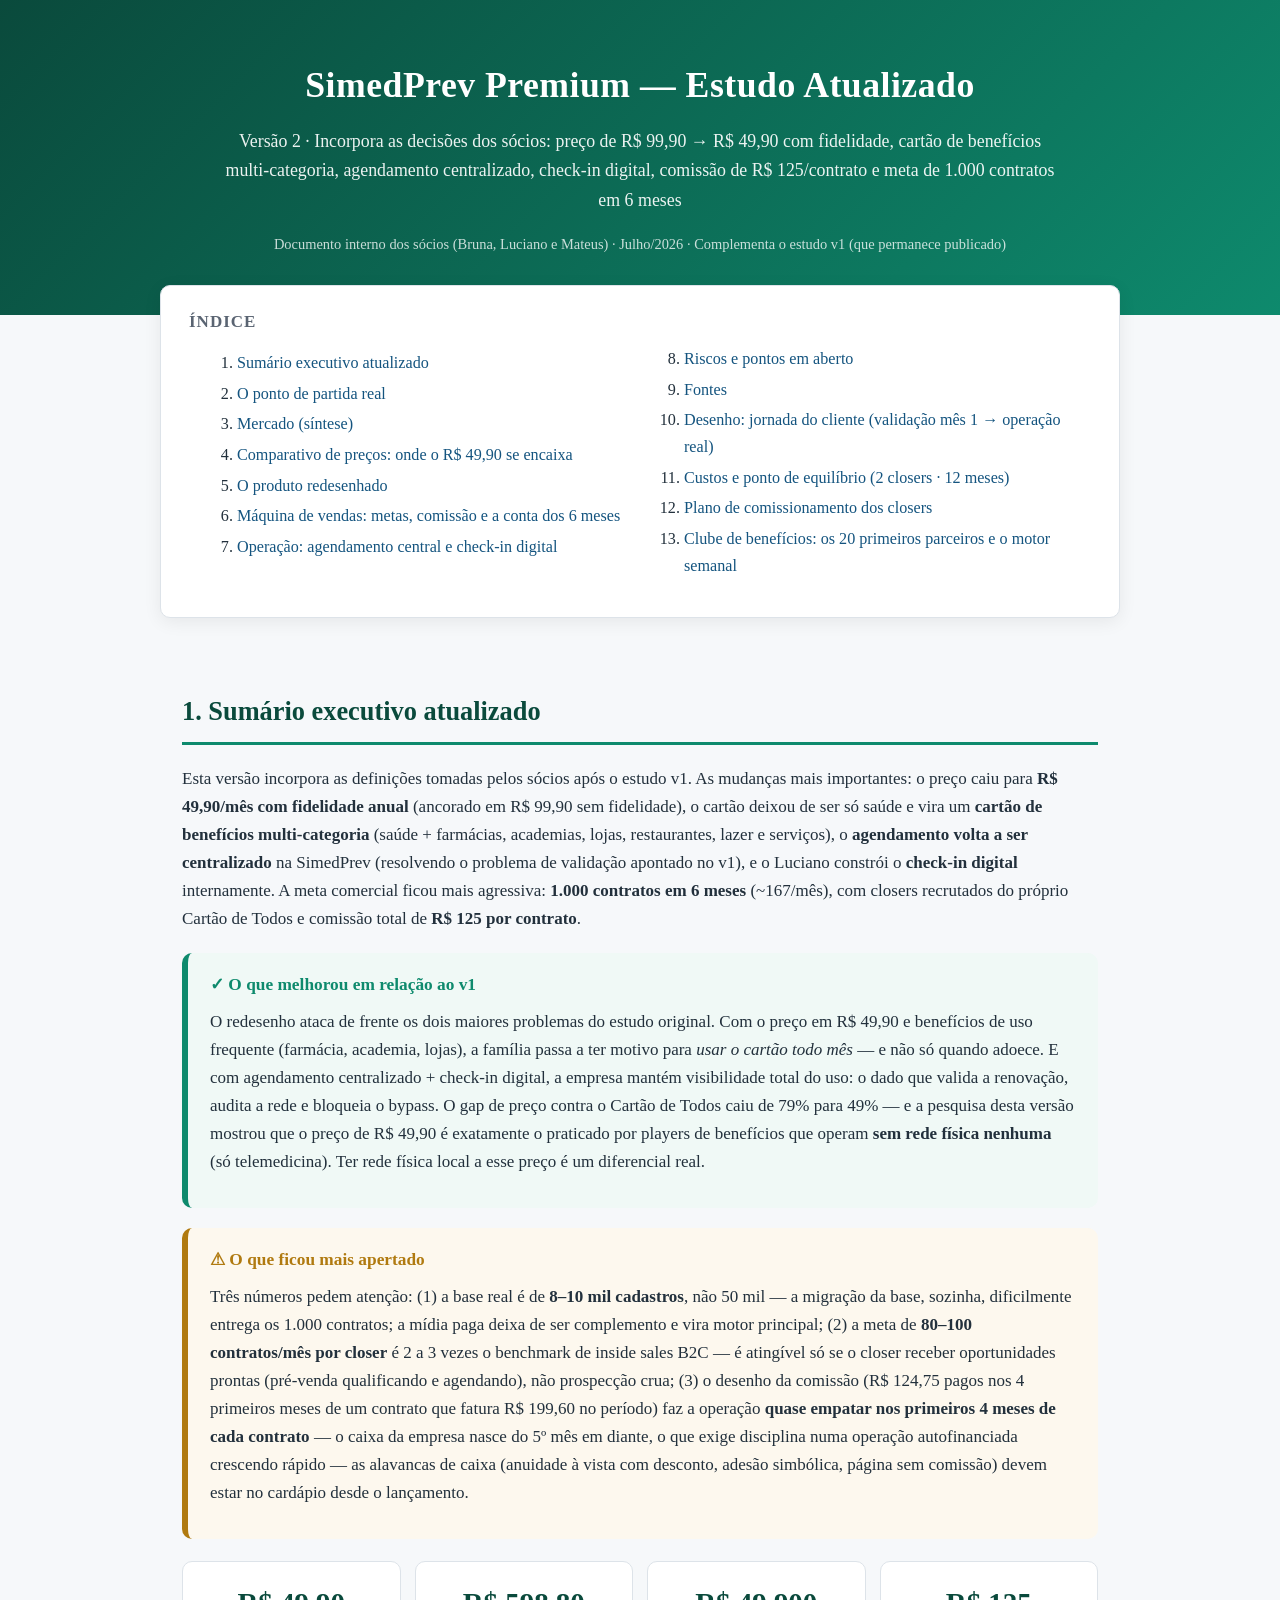
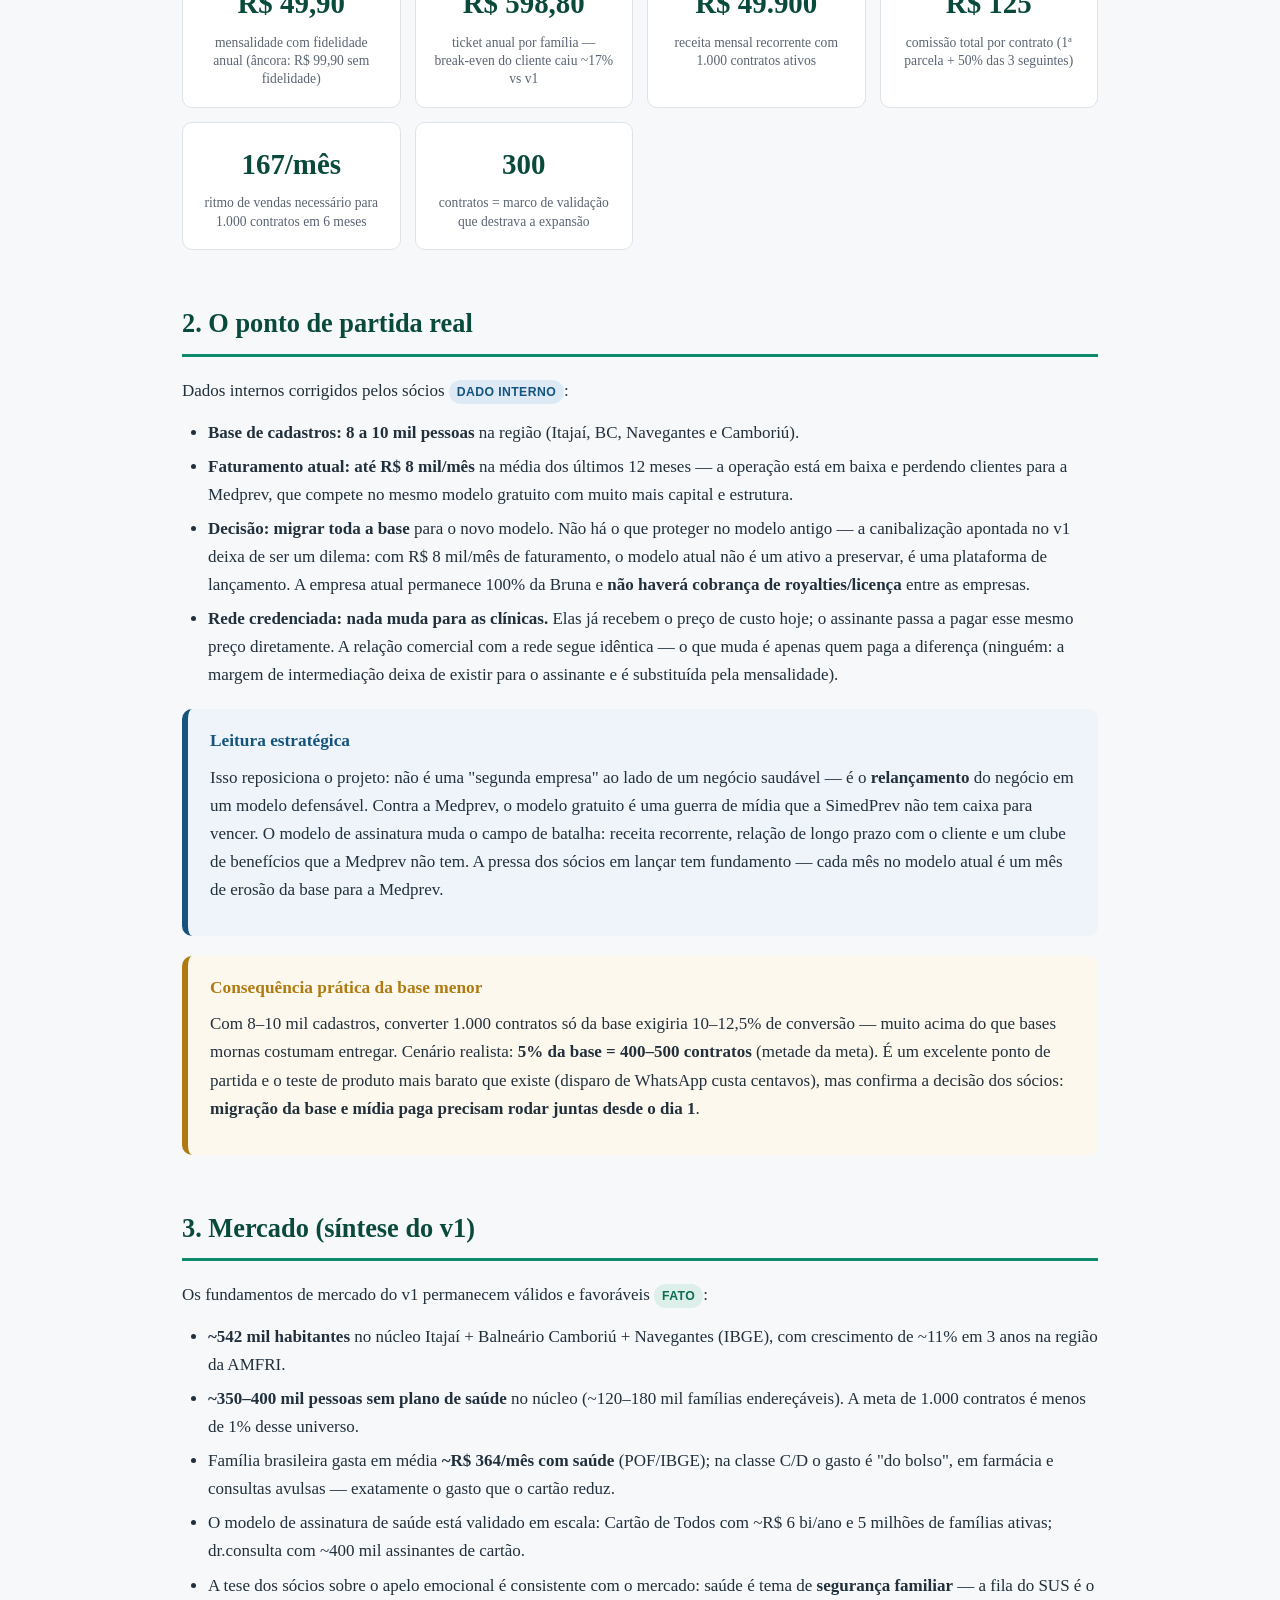
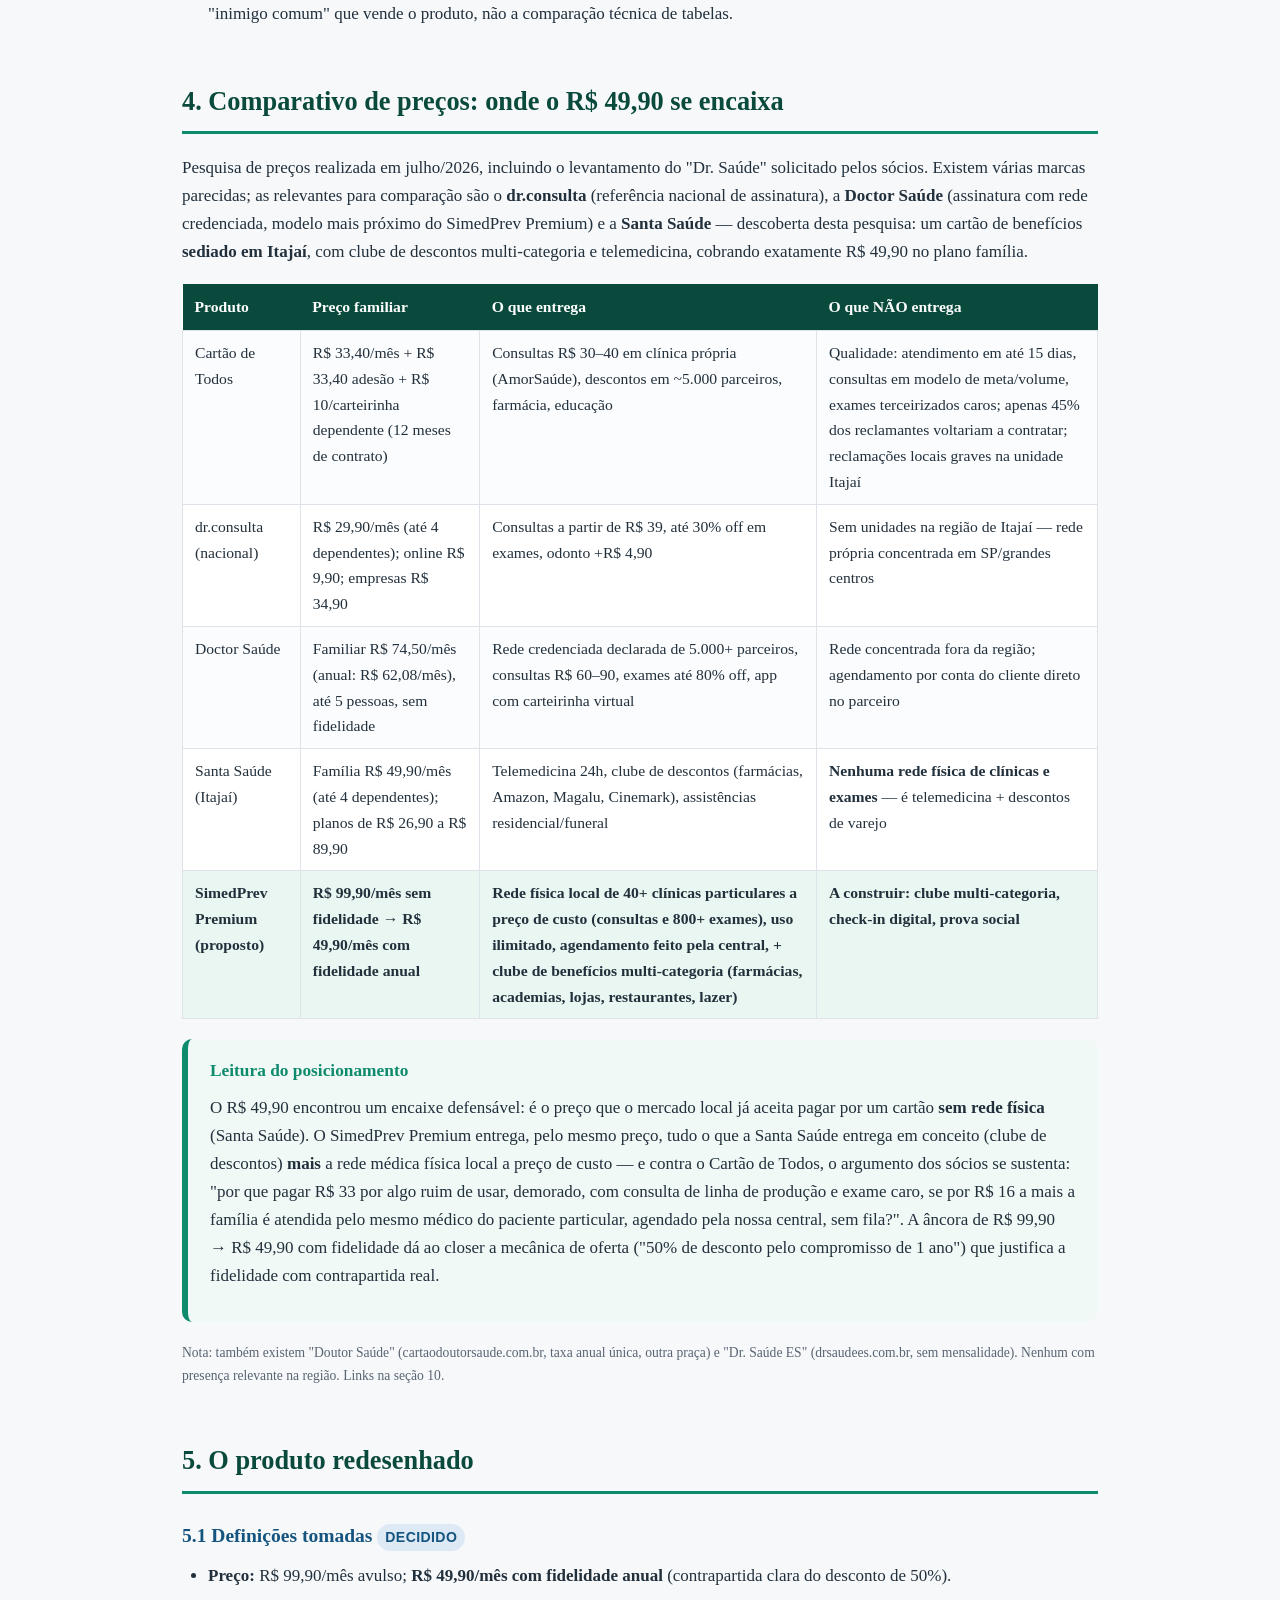
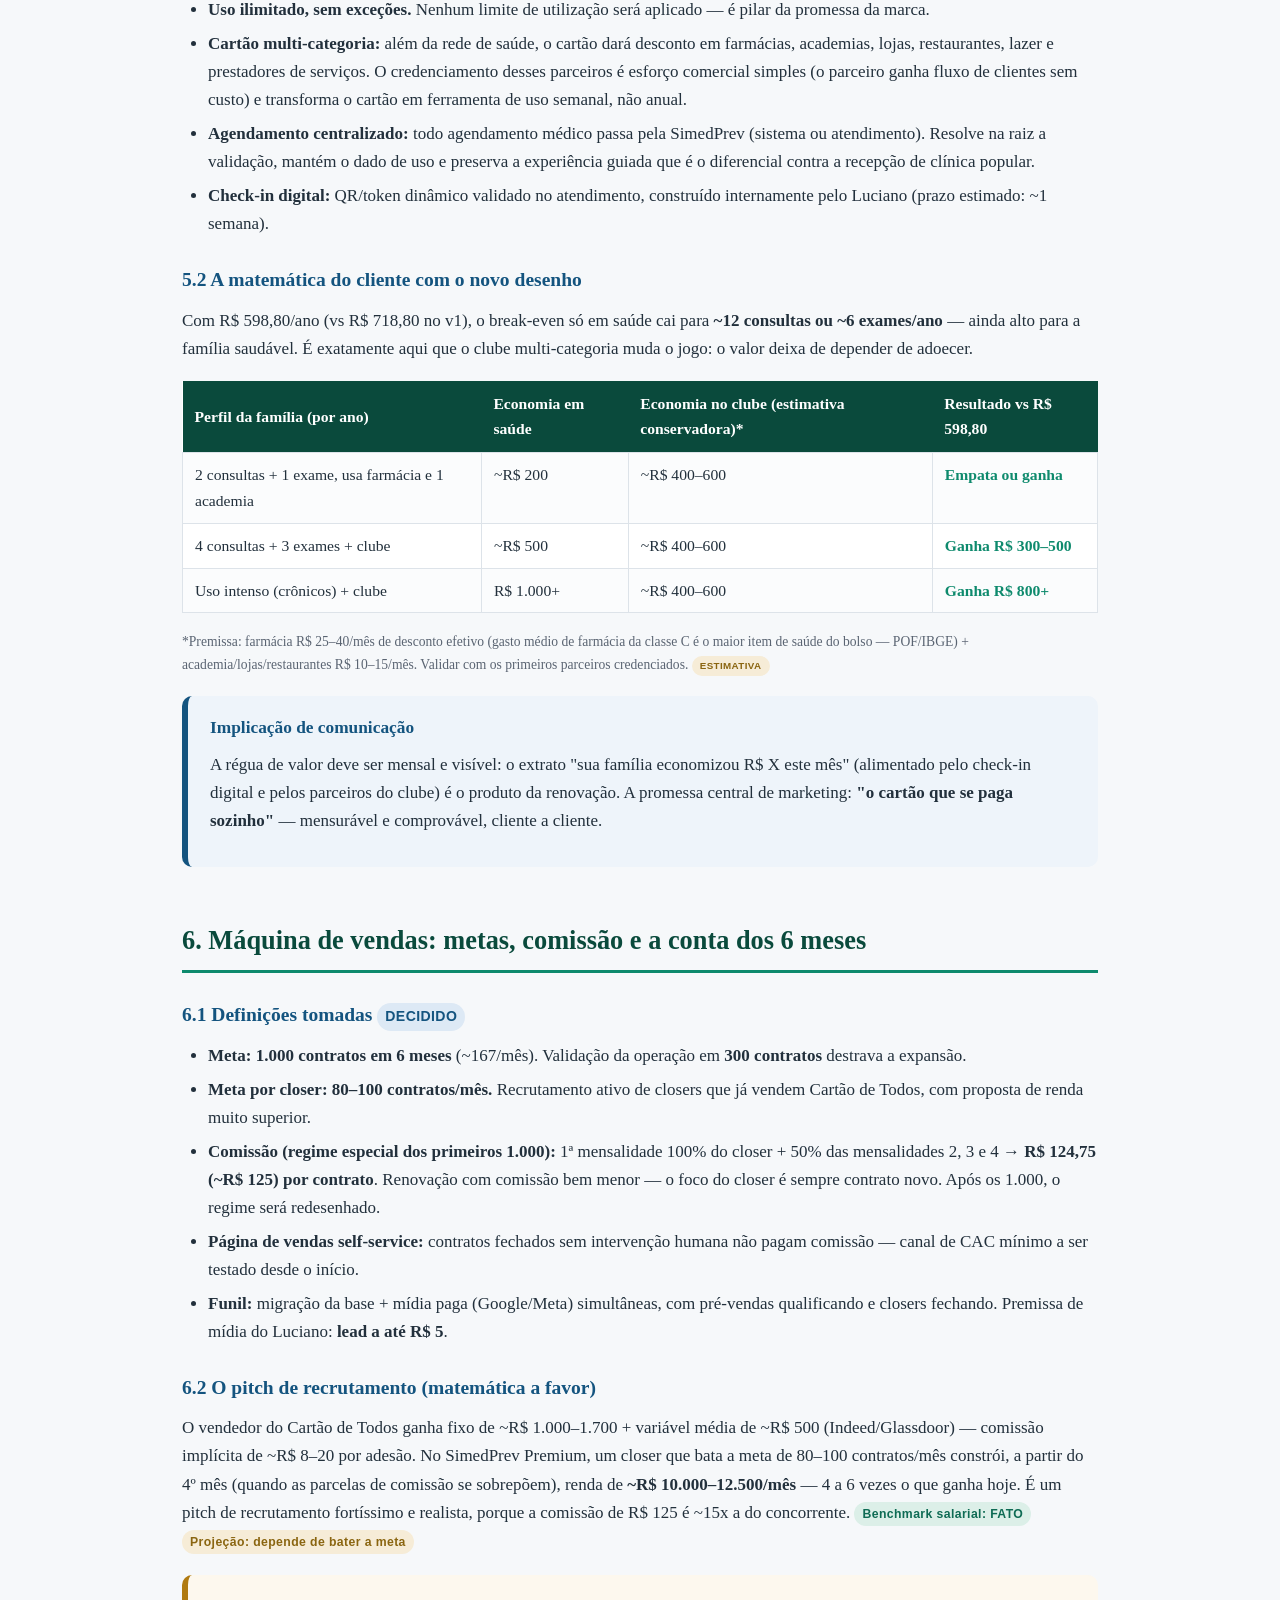
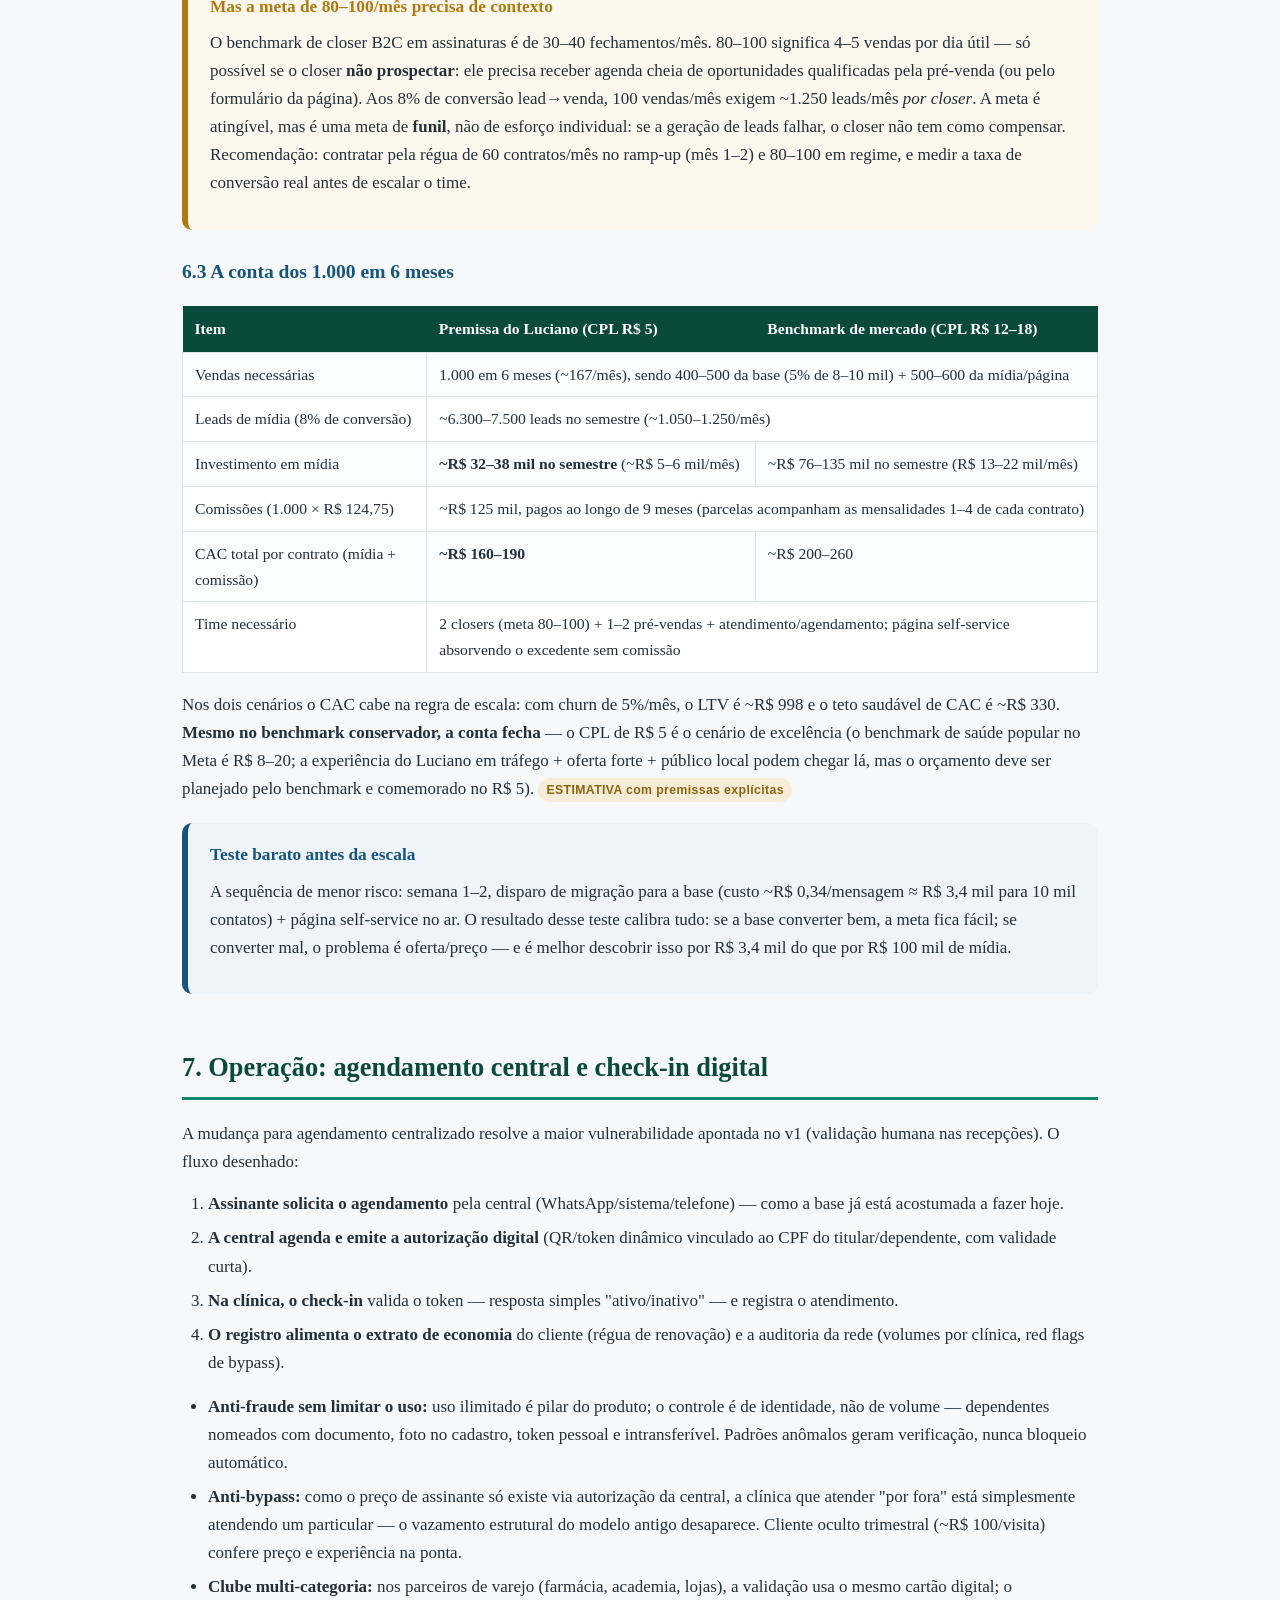
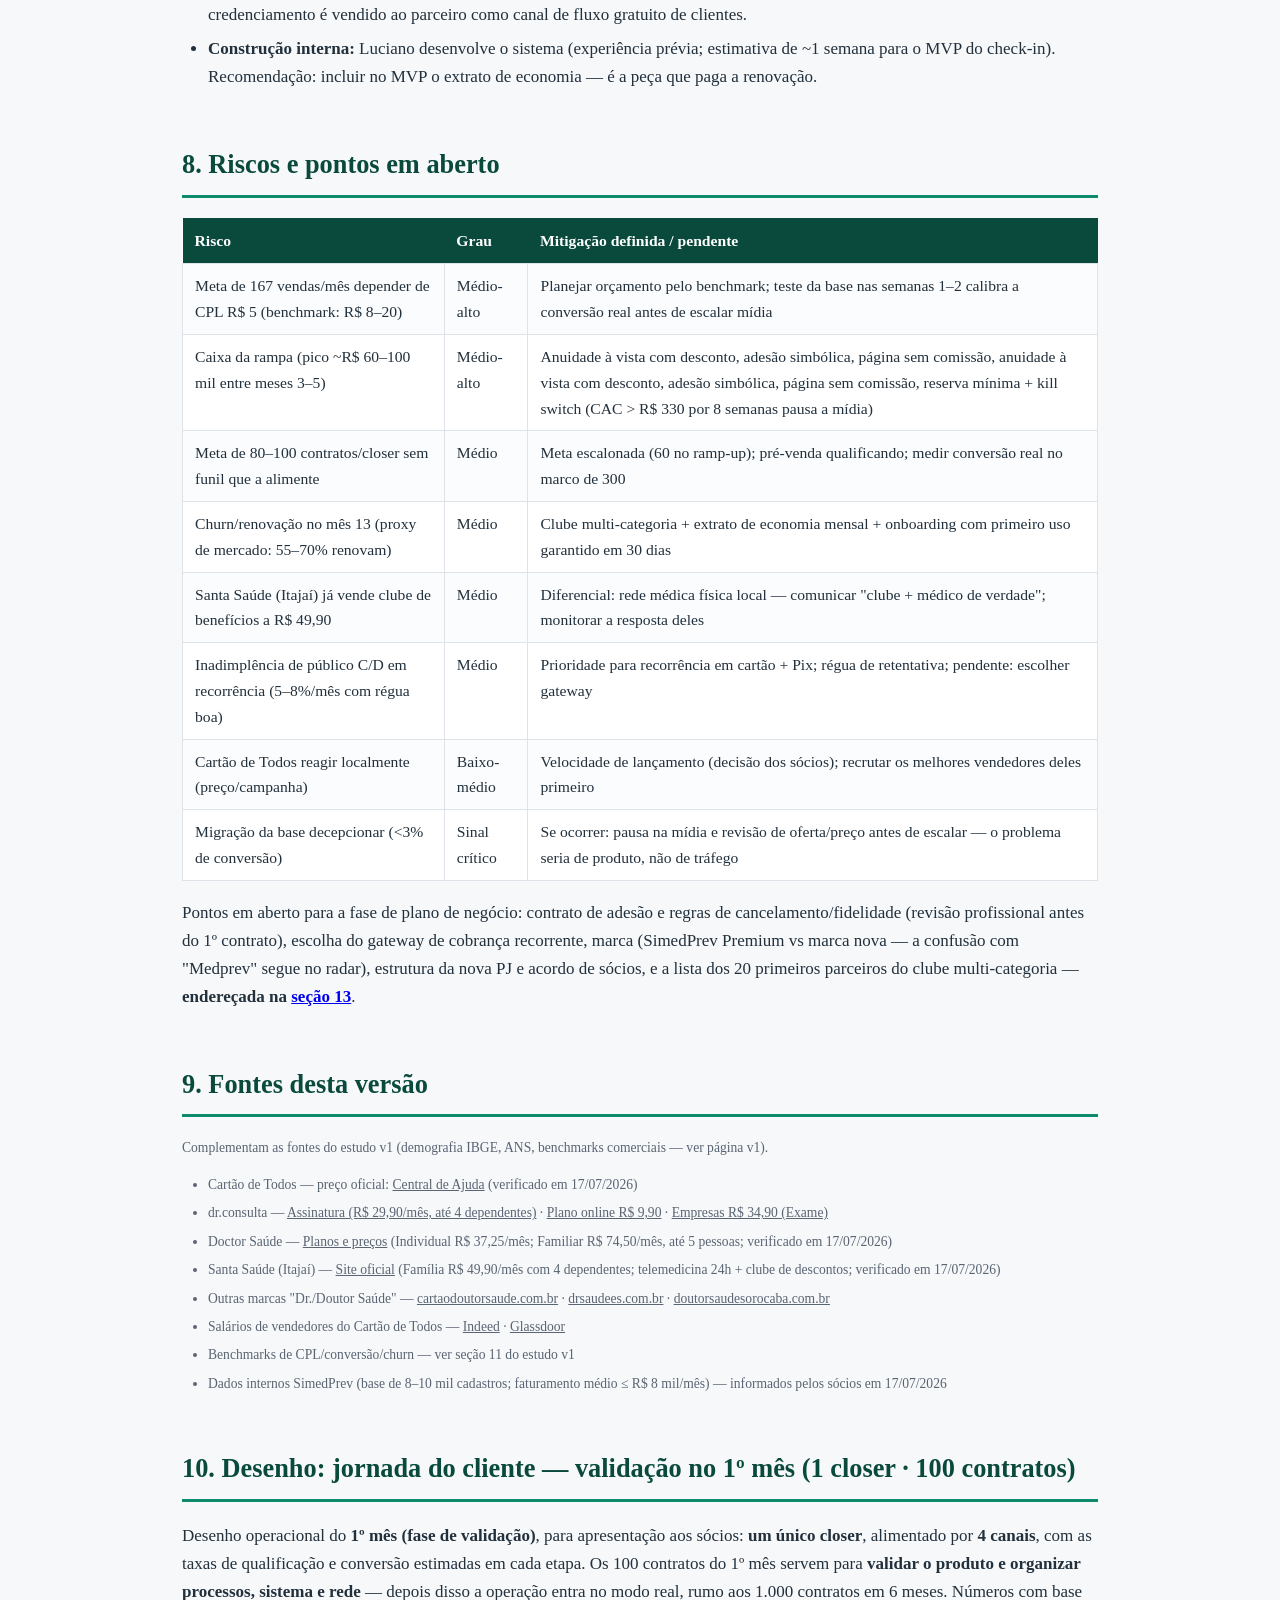
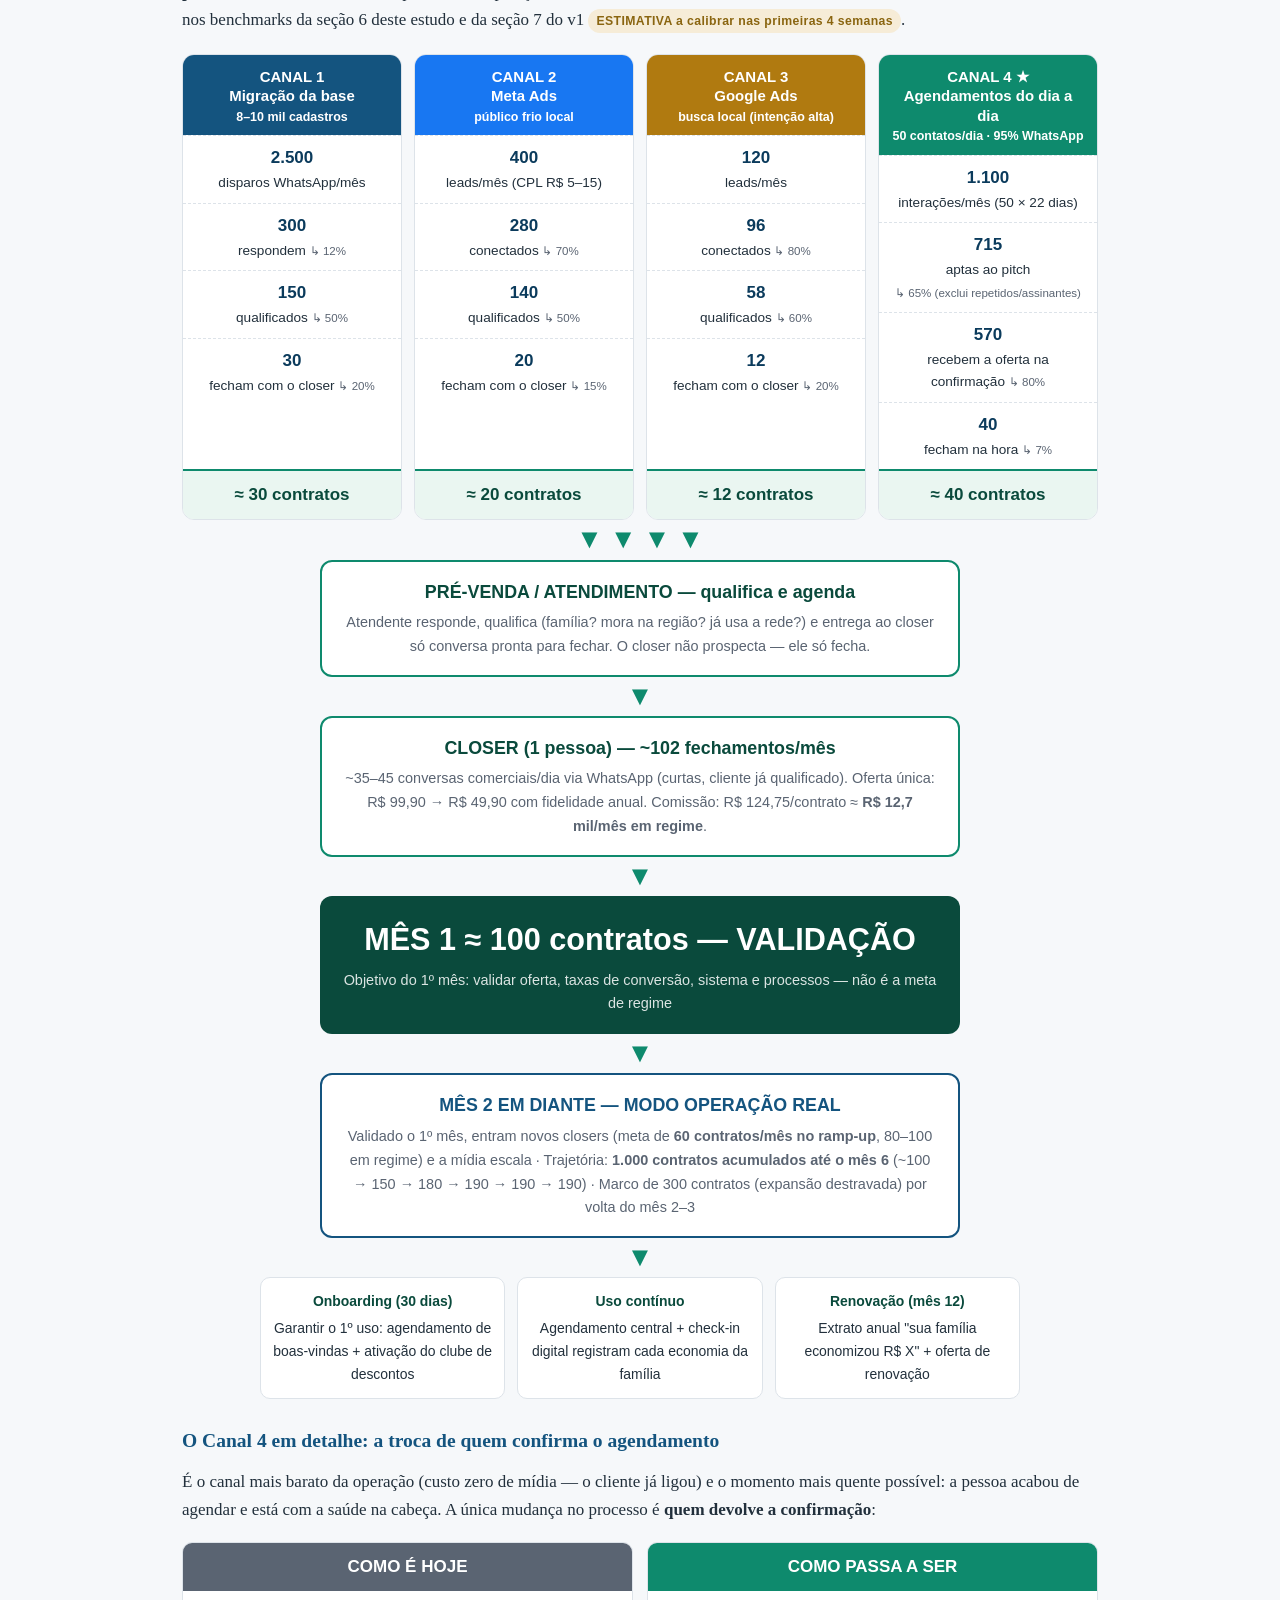
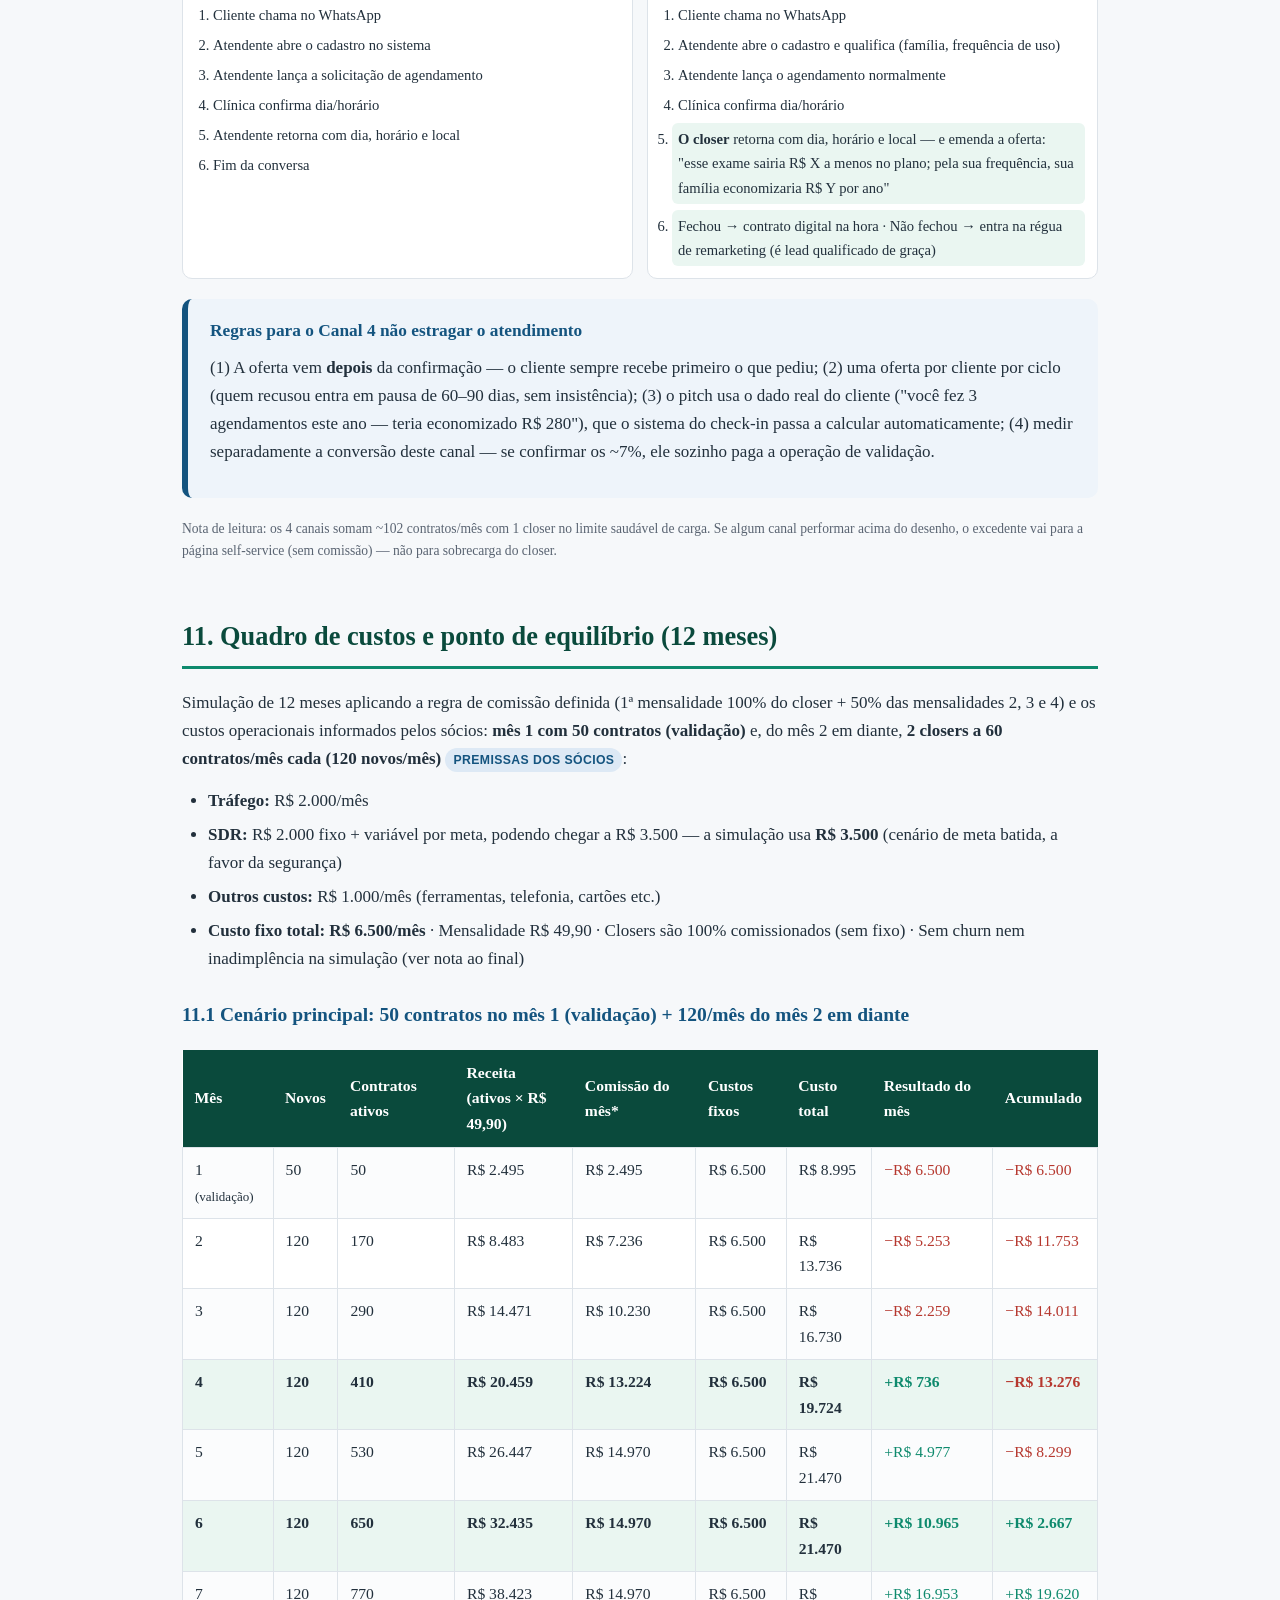
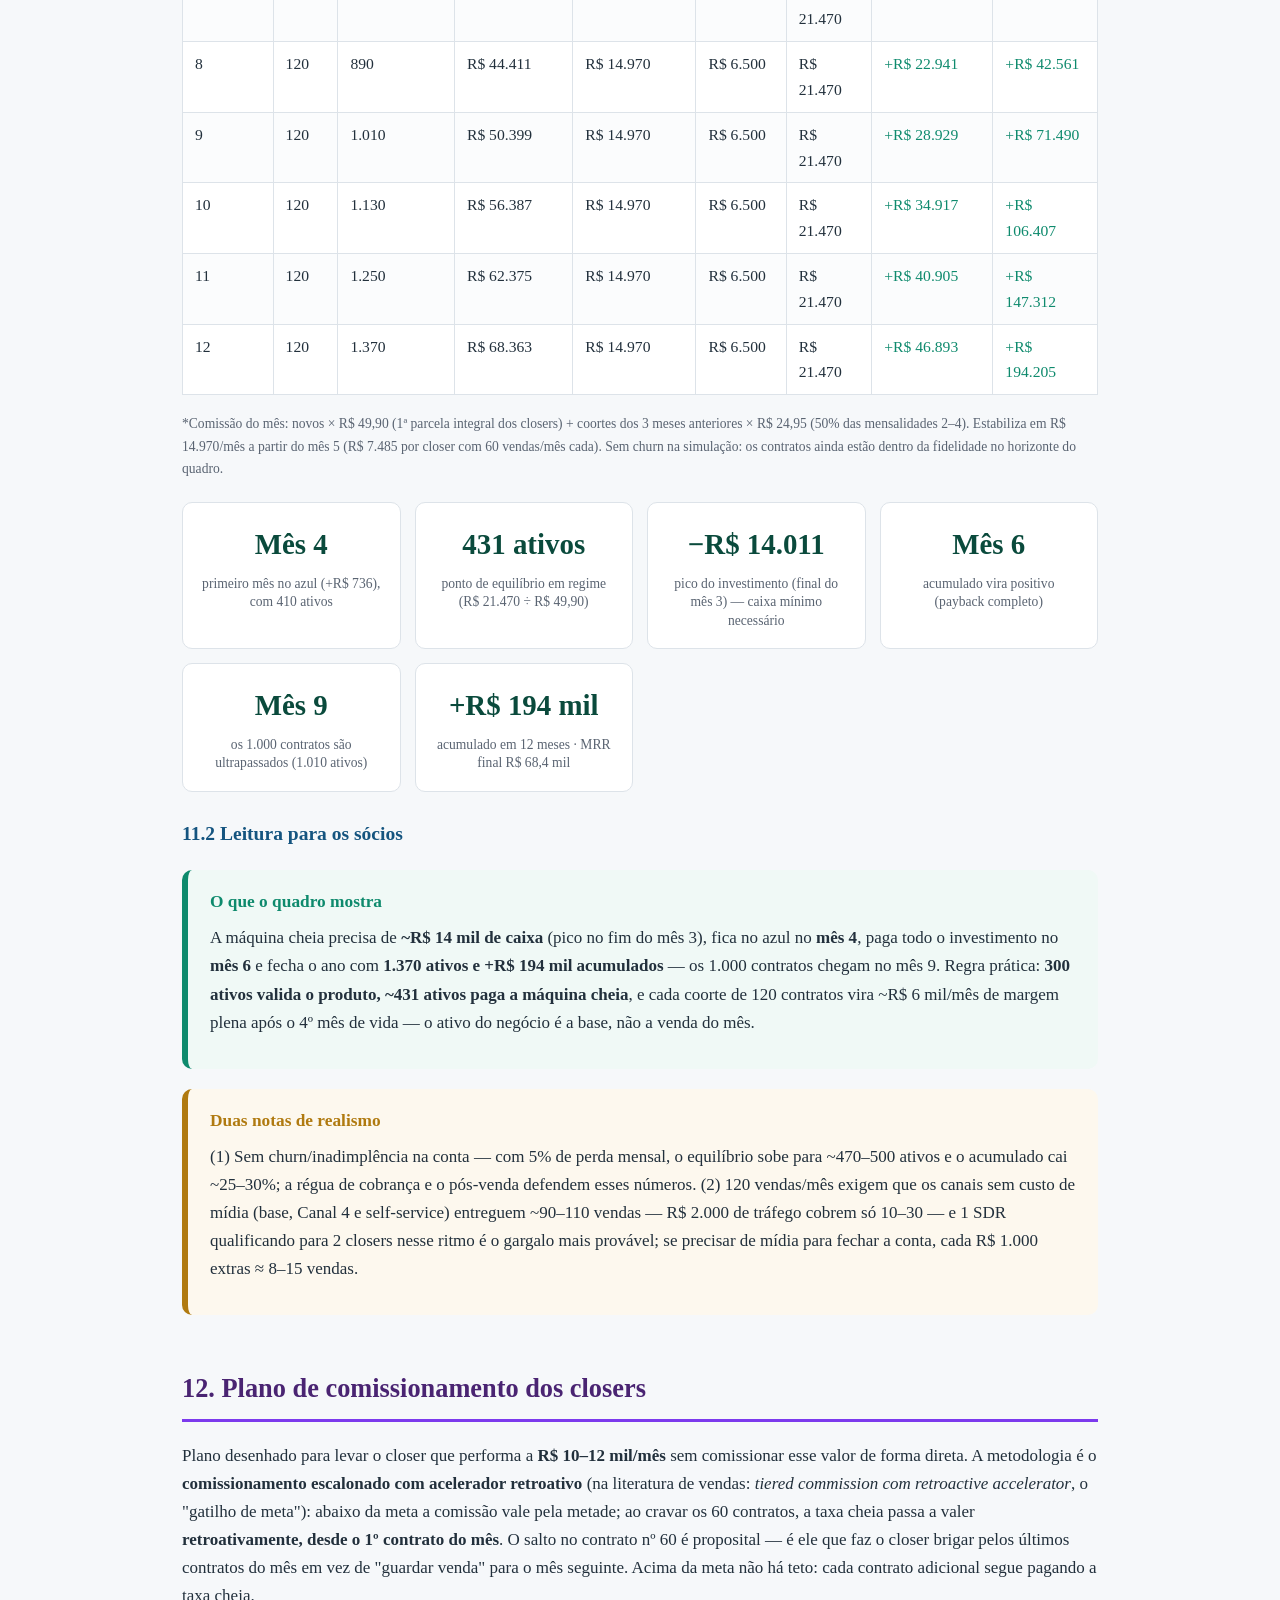
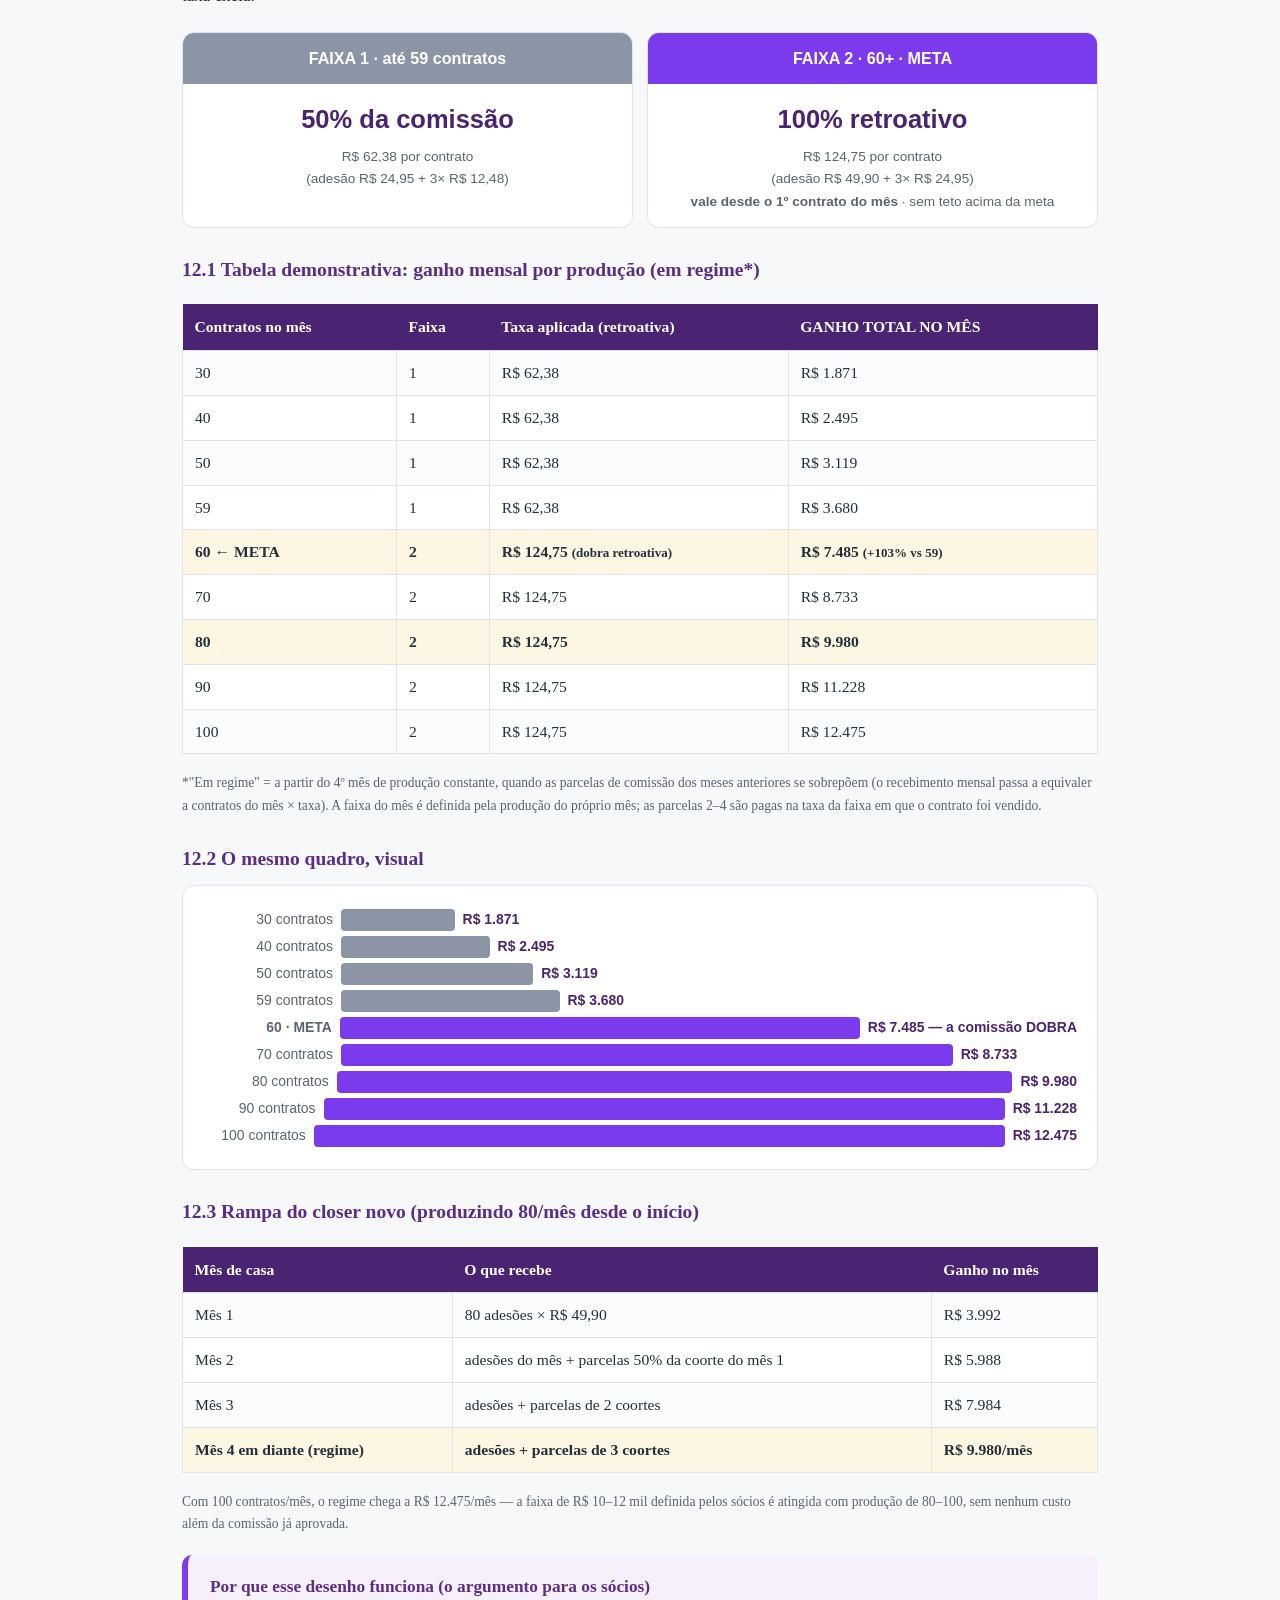
<file: simedprevpremium/index.html>
<!DOCTYPE html>
<html lang="pt-BR">
<head>
<meta charset="UTF-8">
<meta name="viewport" content="width=device-width, initial-scale=1.0">
<title>SimedPrev Premium — Estudo Atualizado (v2)</title>
<style>
  :root{
    --azul:#0b3b5c; --azul2:#14547f; --verde:#0e8a6d; --vermelho:#b6382f;
    --amarelo:#b07a10; --cinza:#5a6472; --fundo:#f6f8fa; --borda:#dde3e9; --texto:#22303c;
  }
  *{box-sizing:border-box;margin:0;padding:0}
  body{font-family:Georgia,'Times New Roman',serif;color:var(--texto);background:var(--fundo);line-height:1.65;font-size:17px}
  header{background:linear-gradient(135deg,#0a4a3c 0%,#0e8a6d 100%);color:#fff;padding:56px 24px 44px;text-align:center}
  header h1{font-size:2.1em;font-weight:700;letter-spacing:.5px}
  header p.sub{margin-top:12px;font-size:1.05em;opacity:.92;max-width:840px;margin-left:auto;margin-right:auto}
  header p.meta{margin-top:18px;font-size:.85em;opacity:.78}
  .wrap{max-width:960px;margin:0 auto;padding:32px 22px 80px}
  nav.toc{background:#fff;border:1px solid var(--borda);border-radius:10px;padding:22px 28px;margin:-30px auto 40px;max-width:960px;position:relative;box-shadow:0 4px 18px rgba(0,0,0,.07)}
  nav.toc h2{font-size:1em;text-transform:uppercase;letter-spacing:1px;color:var(--cinza);margin-bottom:10px}
  nav.toc ol{padding-left:22px;columns:2;column-gap:40px}
  nav.toc li{margin:4px 0;font-size:.95em}
  nav.toc a{color:var(--azul2);text-decoration:none}
  nav.toc a:hover{text-decoration:underline}
  section{margin-bottom:52px}
  h2.sec{font-size:1.55em;color:#0a4a3c;border-bottom:3px solid #0e8a6d;padding-bottom:8px;margin-bottom:20px}
  h3{font-size:1.15em;color:var(--azul2);margin:26px 0 10px}
  p{margin-bottom:14px}
  ul,ol{margin:0 0 16px 26px}
  li{margin-bottom:6px}
  table{width:100%;border-collapse:collapse;margin:18px 0;background:#fff;font-size:.92em}
  th{background:#0a4a3c;color:#fff;padding:10px 12px;text-align:left}
  td{padding:9px 12px;border:1px solid var(--borda);vertical-align:top}
  tr:nth-child(even) td{background:#fbfcfd}
  td.destaque{background:#eaf6f1 !important;font-weight:700}
  .box{border-radius:10px;padding:18px 22px;margin:20px 0;border-left:6px solid}
  .box h4{margin-bottom:8px;font-size:1.02em}
  .box.alerta{background:#fdf3f2;border-color:var(--vermelho)}
  .box.alerta h4{color:var(--vermelho)}
  .box.ok{background:#f0f9f6;border-color:var(--verde)}
  .box.ok h4{color:var(--verde)}
  .box.atencao{background:#fdf8ee;border-color:var(--amarelo)}
  .box.atencao h4{color:var(--amarelo)}
  .box.info{background:#eef4fa;border-color:var(--azul2)}
  .box.info h4{color:var(--azul2)}
  .kpis{display:grid;grid-template-columns:repeat(auto-fit,minmax(200px,1fr));gap:14px;margin:22px 0}
  .kpi{background:#fff;border:1px solid var(--borda);border-radius:10px;padding:18px;text-align:center}
  .kpi .num{font-size:1.7em;font-weight:700;color:#0a4a3c}
  .kpi .lbl{font-size:.8em;color:var(--cinza);margin-top:6px;line-height:1.35}
  .tag{display:inline-block;font-size:.72em;font-family:Arial,sans-serif;font-weight:700;padding:2px 8px;border-radius:20px;vertical-align:middle;letter-spacing:.4px}
  .tag.fato{background:#dcefe8;color:#0e6b54}
  .tag.est{background:#f6ecd7;color:#8a6510}
  .tag.decidido{background:#dde9f5;color:#14547f}
  .fonte{font-size:.8em;color:var(--cinza)}
  .fonte a{color:var(--cinza)}
  footer{text-align:center;color:var(--cinza);font-size:.85em;padding:30px;border-top:1px solid var(--borda)}
  @media(max-width:640px){nav.toc ol{columns:1}}
  /* ---- desenho da jornada ---- */
  .canais{display:grid;grid-template-columns:repeat(4,1fr);gap:12px;margin:20px 0 0}
  .canal{background:#fff;border:1px solid var(--borda);border-radius:12px;overflow:hidden;display:flex;flex-direction:column}
  .canal .topo{padding:12px 12px 10px;color:#fff;font-family:Arial,sans-serif;font-weight:700;font-size:.88em;text-align:center;line-height:1.3}
  .canal.c1 .topo{background:#14547f}.canal.c2 .topo{background:#1877f2}.canal.c3 .topo{background:#b07a10}.canal.c4 .topo{background:#0e8a6d}
  .canal .passo{padding:8px 10px;border-top:1px dashed var(--borda);font-size:.8em;text-align:center;font-family:Arial,sans-serif}
  .canal .passo b{display:block;font-size:1.25em;color:var(--azul)}
  .canal .passo span.tx{display:inline-block;margin-top:2px;font-size:.85em;color:var(--cinza)}
  .canal .resultado{margin-top:auto;padding:10px;text-align:center;background:#eaf6f1;font-family:Arial,sans-serif;font-weight:700;color:#0a4a3c;border-top:2px solid #0e8a6d}
  .seta-baixo{text-align:center;font-size:1.6em;color:#0e8a6d;line-height:1;margin:6px 0}
  .etapa-unica{background:#fff;border:2px solid #0e8a6d;border-radius:12px;padding:16px 20px;text-align:center;font-family:Arial,sans-serif;max-width:640px;margin:0 auto}
  .etapa-unica h4{color:#0a4a3c;font-size:1.05em;margin-bottom:4px}
  .etapa-unica p{font-size:.85em;color:var(--cinza);margin:0}
  .etapa-final{background:#0a4a3c;color:#fff;border-radius:12px;padding:18px 20px;text-align:center;font-family:Arial,sans-serif;max-width:640px;margin:0 auto}
  .etapa-final .grande{font-size:1.8em;font-weight:700}
  .etapa-final p{margin:4px 0 0;font-size:.85em;opacity:.85}
  .pos-venda{display:grid;grid-template-columns:repeat(3,1fr);gap:12px;max-width:760px;margin:0 auto}
  .pos-venda div{background:#fff;border:1px solid var(--borda);border-radius:10px;padding:12px;text-align:center;font-family:Arial,sans-serif;font-size:.82em}
  .pos-venda div b{display:block;color:#0a4a3c;margin-bottom:4px}
  .antes-depois{display:grid;grid-template-columns:1fr 1fr;gap:14px;margin:18px 0}
  .ad-col{background:#fff;border-radius:10px;border:1px solid var(--borda);overflow:hidden}
  .ad-col .cab{padding:10px;font-family:Arial,sans-serif;font-weight:700;text-align:center;color:#fff}
  .ad-col.hoje .cab{background:var(--cinza)}
  .ad-col.novo .cab{background:#0e8a6d}
  .ad-col ol{margin:12px 12px 12px 30px;font-size:.86em}
  .ad-col .destaque-li{background:#eaf6f1;border-radius:6px;padding:4px 6px;margin-left:-6px}
  @media(max-width:760px){.canais{grid-template-columns:1fr 1fr}.antes-depois{grid-template-columns:1fr}.pos-venda{grid-template-columns:1fr}}
  /* ---- plano de comissionamento (paleta própria: roxo/dourado) ---- */
  #comissao h2.sec{color:#4a2472;border-bottom-color:#7c3aed}
  #comissao h3{color:#5b2d86}
  #comissao table th{background:#4a2472}
  #comissao td.gold{background:#fdf6e3 !important;font-weight:700}
  .faixas{display:grid;grid-template-columns:repeat(3,1fr);gap:14px;margin:22px 0}
  .faixa{border-radius:12px;overflow:hidden;background:#fff;border:1px solid var(--borda);text-align:center;font-family:Arial,sans-serif}
  .faixa .cab{padding:12px;color:#fff;font-weight:700;font-size:.95em}
  .faixa.f1 .cab{background:#8b95a5}
  .faixa.f2 .cab{background:#7c3aed}
  .faixa.f3 .cab{background:linear-gradient(135deg,#b07a10,#e0a72e)}
  .faixa .corpo{padding:14px 12px}
  .faixa .corpo .vl{font-size:1.5em;font-weight:700;color:#4a2472}
  .faixa .corpo p{font-size:.8em;color:var(--cinza);margin:6px 0 0}
  .box.roxo{background:#f5f0fb;border-color:#7c3aed}
  .box.roxo h4{color:#5b2d86}
  .box.gold{background:#fdf6e3;border-color:#b07a10}
  .box.gold h4{color:#b07a10}
  .barra-ganho{display:flex;align-items:center;gap:8px;font-family:Arial,sans-serif;font-size:.82em;margin:4px 0}
  .barra-ganho .rotulo{width:130px;text-align:right;color:var(--cinza)}
  .barra-ganho .barra{height:22px;border-radius:4px;background:#7c3aed;min-width:2px}
  .barra-ganho.meia .barra{background:#8b95a5}
  .barra-ganho.premio .barra{background:linear-gradient(90deg,#7c3aed 70%,#e0a72e 70%)}
  .barra-ganho .valor{font-weight:700;color:#4a2472;white-space:nowrap}
  /* ---- clube de benefícios (paleta própria: laranja) ---- */
  #clube h2.sec{color:#9a3d0c;border-bottom-color:#e8873a}
  #clube h3{color:#b05515}
  #clube table th{background:#9a3d0c}
  .tag.prop{background:#fdeada;color:#b05515}
  .tiers{display:grid;grid-template-columns:repeat(4,1fr);gap:12px;margin:18px 0}
  .tier{background:#fff;border:1px solid var(--borda);border-radius:12px;overflow:hidden;display:flex;flex-direction:column}
  .tier .topo{padding:11px 10px;color:#fff;font-family:Arial,sans-serif;font-weight:700;font-size:.85em;text-align:center}
  .tier.t1 .topo{background:#0e8a6d}.tier.t2 .topo{background:#14547f}.tier.t3 .topo{background:#b07a10}.tier.t4 .topo{background:#c2416b}
  .tier .freq{padding:5px 10px;text-align:center;font-family:Arial,sans-serif;font-size:.7em;color:var(--cinza);border-bottom:1px dashed var(--borda);letter-spacing:.4px;text-transform:uppercase}
  .tier ul.cats{list-style:none;margin:0;padding:10px 12px;flex:1}
  .tier ul.cats li{font-family:Arial,sans-serif;font-size:.79em;margin:0 0 8px;line-height:1.4}
  .tier .papel{margin-top:auto;padding:9px 8px;text-align:center;font-family:Arial,sans-serif;font-size:.72em;font-weight:700;border-top:2px solid;background:#fbfcfd;line-height:1.35}
  .tier.t1 .papel{color:#0e8a6d;border-color:#0e8a6d}
  .tier.t2 .papel{color:#14547f;border-color:#14547f}
  .tier.t3 .papel{color:#b07a10;border-color:#b07a10}
  .tier.t4 .papel{color:#c2416b;border-color:#c2416b}
  .kit20{display:grid;grid-template-columns:repeat(4,1fr);gap:8px;margin:16px 0 8px}
  .kit20 .p{background:#fff;border:1px solid var(--borda);border-radius:8px;padding:8px 10px;font-family:Arial,sans-serif;font-size:.76em;display:flex;align-items:center;gap:8px;line-height:1.3}
  .kit20 .p .n{flex:0 0 auto;width:22px;height:22px;border-radius:50%;background:#9a3d0c;color:#fff;font-weight:700;font-size:.85em;display:flex;align-items:center;justify-content:center}
  .kit20 .p.pilar{border-color:#e8873a;background:#fff7f0;box-shadow:0 0 0 1px #e8873a inset}
  .kit20 .p.ghost{opacity:.72;border-style:dashed}
  .kit20 .p.ghost .n{background:#8b95a5}
  .kit20 .p small{display:block;color:var(--cinza)}
  .motor{display:grid;grid-template-columns:repeat(5,1fr);gap:10px;margin:18px 0 4px}
  .motor .pm{background:#fff;border:1px solid var(--borda);border-radius:10px;padding:12px 10px;text-align:center;font-family:Arial,sans-serif;font-size:.75em;line-height:1.4}
  .motor .pm .ico{font-size:1.5em;display:block;margin-bottom:5px}
  .motor .pm b{color:#9a3d0c;display:block;margin-bottom:3px}
  .loopback{display:flex;align-items:center;gap:10px;font-family:Arial,sans-serif;font-size:.78em;color:#9a3d0c;font-weight:700;margin:0 0 14px}
  .loopback .linha{flex:1;border-top:2px dashed #e8873a}
  .pilha{max-width:620px;margin:18px auto;font-family:Arial,sans-serif}
  .pilha .camada{color:#fff;text-align:center;padding:10px 14px;border-radius:8px;margin:6px auto;font-size:.82em;font-weight:700;line-height:1.35}
  .pilha .camada .custo{display:block;font-weight:400;font-size:.85em;opacity:.92;margin-top:2px}
  .encanto{display:grid;grid-template-columns:repeat(4,1fr);gap:10px;margin:16px 0}
  .encanto div{background:#fff;border:1px solid var(--borda);border-radius:10px;padding:12px 10px;text-align:center;font-family:Arial,sans-serif;font-size:.76em;line-height:1.4}
  .encanto .ico{font-size:1.4em;display:block;margin-bottom:4px}
  .encanto b{color:#9a3d0c}
  @media(max-width:820px){.tiers,.motor{grid-template-columns:1fr 1fr}.kit20{grid-template-columns:repeat(2,1fr)}.encanto{grid-template-columns:1fr 1fr}}
  @media(max-width:470px){.tiers,.motor,.kit20,.encanto{grid-template-columns:1fr}}
</style>
</head>
<body>

<header>
  <h1>SimedPrev Premium — Estudo Atualizado</h1>
  <p class="sub">Versão 2 · Incorpora as decisões dos sócios: preço de R$ 99,90 → R$ 49,90 com fidelidade, cartão de benefícios multi-categoria, agendamento centralizado, check-in digital, comissão de R$ 125/contrato e meta de 1.000 contratos em 6 meses</p>
  <p class="meta">Documento interno dos sócios (Bruna, Luciano e Mateus) · Julho/2026 · Complementa o estudo v1 (que permanece publicado)</p>
</header>

<nav class="toc">
  <h2>Índice</h2>
  <ol>
    <li><a href="#resumo">Sumário executivo atualizado</a></li>
    <li><a href="#partida">O ponto de partida real</a></li>
    <li><a href="#mercado">Mercado (síntese)</a></li>
    <li><a href="#precos">Comparativo de preços: onde o R$ 49,90 se encaixa</a></li>
    <li><a href="#produto">O produto redesenhado</a></li>
    <li><a href="#vendas">Máquina de vendas: metas, comissão e a conta dos 6 meses</a></li>
    <li><a href="#operacao">Operação: agendamento central e check-in digital</a></li>
    <li><a href="#riscos">Riscos e pontos em aberto</a></li>
    <li><a href="#fontes">Fontes</a></li>
    <li><a href="#jornada">Desenho: jornada do cliente (validação mês 1 → operação real)</a></li>
    <li><a href="#custos">Custos e ponto de equilíbrio (2 closers · 12 meses)</a></li>
    <li><a href="#comissao">Plano de comissionamento dos closers</a></li>
    <li><a href="#clube">Clube de benefícios: os 20 primeiros parceiros e o motor semanal</a></li>
  </ol>
</nav>

<div class="wrap">

<!-- ============ 1 ============ -->
<section id="resumo">
  <h2 class="sec">1. Sumário executivo atualizado</h2>
  <p>Esta versão incorpora as definições tomadas pelos sócios após o estudo v1. As mudanças mais importantes: o preço caiu para <b>R$ 49,90/mês com fidelidade anual</b> (ancorado em R$ 99,90 sem fidelidade), o cartão deixou de ser só saúde e vira um <b>cartão de benefícios multi-categoria</b> (saúde + farmácias, academias, lojas, restaurantes, lazer e serviços), o <b>agendamento volta a ser centralizado</b> na SimedPrev (resolvendo o problema de validação apontado no v1), e o Luciano constrói o <b>check-in digital</b> internamente. A meta comercial ficou mais agressiva: <b>1.000 contratos em 6 meses</b> (~167/mês), com closers recrutados do próprio Cartão de Todos e comissão total de <b>R$ 125 por contrato</b>.</p>
  <div class="box ok">
    <h4>✓ O que melhorou em relação ao v1</h4>
    <p>O redesenho ataca de frente os dois maiores problemas do estudo original. Com o preço em R$ 49,90 e benefícios de uso frequente (farmácia, academia, lojas), a família passa a ter motivo para <i>usar o cartão todo mês</i> — e não só quando adoece. E com agendamento centralizado + check-in digital, a empresa mantém visibilidade total do uso: o dado que valida a renovação, audita a rede e bloqueia o bypass. O gap de preço contra o Cartão de Todos caiu de 79% para 49% — e a pesquisa desta versão mostrou que o preço de R$ 49,90 é exatamente o praticado por players de benefícios que operam <b>sem rede física nenhuma</b> (só telemedicina). Ter rede física local a esse preço é um diferencial real.</p>
  </div>
  <div class="box atencao">
    <h4>⚠ O que ficou mais apertado</h4>
    <p>Três números pedem atenção: (1) a base real é de <b>8–10 mil cadastros</b>, não 50 mil — a migração da base, sozinha, dificilmente entrega os 1.000 contratos; a mídia paga deixa de ser complemento e vira motor principal; (2) a meta de <b>80–100 contratos/mês por closer</b> é 2 a 3 vezes o benchmark de inside sales B2C — é atingível só se o closer receber oportunidades prontas (pré-venda qualificando e agendando), não prospecção crua; (3) o desenho da comissão (R$ 124,75 pagos nos 4 primeiros meses de um contrato que fatura R$ 199,60 no período) faz a operação <b>quase empatar nos primeiros 4 meses de cada contrato</b> — o caixa da empresa nasce do 5º mês em diante, o que exige disciplina numa operação autofinanciada crescendo rápido — as alavancas de caixa (anuidade à vista com desconto, adesão simbólica, página sem comissão) devem estar no cardápio desde o lançamento.</p>
  </div>
  <div class="kpis">
    <div class="kpi"><div class="num">R$ 49,90</div><div class="lbl">mensalidade com fidelidade anual (âncora: R$ 99,90 sem fidelidade)</div></div>
    <div class="kpi"><div class="num">R$ 598,80</div><div class="lbl">ticket anual por família — break-even do cliente caiu ~17% vs v1</div></div>
    <div class="kpi"><div class="num">R$ 49.900</div><div class="lbl">receita mensal recorrente com 1.000 contratos ativos</div></div>
    <div class="kpi"><div class="num">R$ 125</div><div class="lbl">comissão total por contrato (1ª parcela + 50% das 3 seguintes)</div></div>
    <div class="kpi"><div class="num">167/mês</div><div class="lbl">ritmo de vendas necessário para 1.000 contratos em 6 meses</div></div>
    <div class="kpi"><div class="num">300</div><div class="lbl">contratos = marco de validação que destrava a expansão</div></div>
  </div>
</section>

<!-- ============ 2 ============ -->
<section id="partida">
  <h2 class="sec">2. O ponto de partida real</h2>
  <p>Dados internos corrigidos pelos sócios <span class="tag decidido">DADO INTERNO</span>:</p>
  <ul>
    <li><b>Base de cadastros: 8 a 10 mil pessoas</b> na região (Itajaí, BC, Navegantes e Camboriú).</li>
    <li><b>Faturamento atual: até R$ 8 mil/mês</b> na média dos últimos 12 meses — a operação está em baixa e perdendo clientes para a Medprev, que compete no mesmo modelo gratuito com muito mais capital e estrutura.</li>
    <li><b>Decisão: migrar toda a base</b> para o novo modelo. Não há o que proteger no modelo antigo — a canibalização apontada no v1 deixa de ser um dilema: com R$ 8 mil/mês de faturamento, o modelo atual não é um ativo a preservar, é uma plataforma de lançamento. A empresa atual permanece 100% da Bruna e <b>não haverá cobrança de royalties/licença</b> entre as empresas.</li>
    <li><b>Rede credenciada: nada muda para as clínicas.</b> Elas já recebem o preço de custo hoje; o assinante passa a pagar esse mesmo preço diretamente. A relação comercial com a rede segue idêntica — o que muda é apenas quem paga a diferença (ninguém: a margem de intermediação deixa de existir para o assinante e é substituída pela mensalidade).</li>
  </ul>
  <div class="box info">
    <h4>Leitura estratégica</h4>
    <p>Isso reposiciona o projeto: não é uma "segunda empresa" ao lado de um negócio saudável — é o <b>relançamento</b> do negócio em um modelo defensável. Contra a Medprev, o modelo gratuito é uma guerra de mídia que a SimedPrev não tem caixa para vencer. O modelo de assinatura muda o campo de batalha: receita recorrente, relação de longo prazo com o cliente e um clube de benefícios que a Medprev não tem. A pressa dos sócios em lançar tem fundamento — cada mês no modelo atual é um mês de erosão da base para a Medprev.</p>
  </div>
  <div class="box atencao">
    <h4>Consequência prática da base menor</h4>
    <p>Com 8–10 mil cadastros, converter 1.000 contratos só da base exigiria 10–12,5% de conversão — muito acima do que bases mornas costumam entregar. Cenário realista: <b>5% da base = 400–500 contratos</b> (metade da meta). É um excelente ponto de partida e o teste de produto mais barato que existe (disparo de WhatsApp custa centavos), mas confirma a decisão dos sócios: <b>migração da base e mídia paga precisam rodar juntas desde o dia 1</b>.</p>
  </div>
</section>

<!-- ============ 3 ============ -->
<section id="mercado">
  <h2 class="sec">3. Mercado (síntese do v1)</h2>
  <p>Os fundamentos de mercado do v1 permanecem válidos e favoráveis <span class="tag fato">FATO</span>:</p>
  <ul>
    <li><b>~542 mil habitantes</b> no núcleo Itajaí + Balneário Camboriú + Navegantes (IBGE), com crescimento de ~11% em 3 anos na região da AMFRI.</li>
    <li><b>~350–400 mil pessoas sem plano de saúde</b> no núcleo (~120–180 mil famílias endereçáveis). A meta de 1.000 contratos é menos de 1% desse universo.</li>
    <li>Família brasileira gasta em média <b>~R$ 364/mês com saúde</b> (POF/IBGE); na classe C/D o gasto é "do bolso", em farmácia e consultas avulsas — exatamente o gasto que o cartão reduz.</li>
    <li>O modelo de assinatura de saúde está validado em escala: Cartão de Todos com ~R$ 6 bi/ano e 5 milhões de famílias ativas; dr.consulta com ~400 mil assinantes de cartão.</li>
    <li>A tese dos sócios sobre o apelo emocional é consistente com o mercado: saúde é tema de <b>segurança familiar</b> — a fila do SUS é o "inimigo comum" que vende o produto, não a comparação técnica de tabelas.</li>
  </ul>
</section>

<!-- ============ 4 ============ -->
<section id="precos">
  <h2 class="sec">4. Comparativo de preços: onde o R$ 49,90 se encaixa</h2>
  <p>Pesquisa de preços realizada em julho/2026, incluindo o levantamento do "Dr. Saúde" solicitado pelos sócios. Existem várias marcas parecidas; as relevantes para comparação são o <b>dr.consulta</b> (referência nacional de assinatura), a <b>Doctor Saúde</b> (assinatura com rede credenciada, modelo mais próximo do SimedPrev Premium) e a <b>Santa Saúde</b> — descoberta desta pesquisa: um cartão de benefícios <b>sediado em Itajaí</b>, com clube de descontos multi-categoria e telemedicina, cobrando exatamente R$ 49,90 no plano família.</p>
  <table>
    <tr><th>Produto</th><th>Preço familiar</th><th>O que entrega</th><th>O que NÃO entrega</th></tr>
    <tr><td>Cartão de Todos</td><td>R$ 33,40/mês + R$ 33,40 adesão + R$ 10/carteirinha dependente (12 meses de contrato)</td><td>Consultas R$ 30–40 em clínica própria (AmorSaúde), descontos em ~5.000 parceiros, farmácia, educação</td><td>Qualidade: atendimento em até 15 dias, consultas em modelo de meta/volume, exames terceirizados caros; apenas 45% dos reclamantes voltariam a contratar; reclamações locais graves na unidade Itajaí</td></tr>
    <tr><td>dr.consulta (nacional)</td><td>R$ 29,90/mês (até 4 dependentes); online R$ 9,90; empresas R$ 34,90</td><td>Consultas a partir de R$ 39, até 30% off em exames, odonto +R$ 4,90</td><td>Sem unidades na região de Itajaí — rede própria concentrada em SP/grandes centros</td></tr>
    <tr><td>Doctor Saúde</td><td>Familiar R$ 74,50/mês (anual: R$ 62,08/mês), até 5 pessoas, sem fidelidade</td><td>Rede credenciada declarada de 5.000+ parceiros, consultas R$ 60–90, exames até 80% off, app com carteirinha virtual</td><td>Rede concentrada fora da região; agendamento por conta do cliente direto no parceiro</td></tr>
    <tr><td>Santa Saúde (Itajaí)</td><td>Família R$ 49,90/mês (até 4 dependentes); planos de R$ 26,90 a R$ 89,90</td><td>Telemedicina 24h, clube de descontos (farmácias, Amazon, Magalu, Cinemark), assistências residencial/funeral</td><td><b>Nenhuma rede física de clínicas e exames</b> — é telemedicina + descontos de varejo</td></tr>
    <tr><td class="destaque">SimedPrev Premium (proposto)</td><td class="destaque">R$ 99,90/mês sem fidelidade → R$ 49,90/mês com fidelidade anual</td><td class="destaque">Rede física local de 40+ clínicas particulares a preço de custo (consultas e 800+ exames), uso ilimitado, agendamento feito pela central, + clube de benefícios multi-categoria (farmácias, academias, lojas, restaurantes, lazer)</td><td class="destaque">A construir: clube multi-categoria, check-in digital, prova social</td></tr>
  </table>
  <div class="box ok">
    <h4>Leitura do posicionamento</h4>
    <p>O R$ 49,90 encontrou um encaixe defensável: é o preço que o mercado local já aceita pagar por um cartão <b>sem rede física</b> (Santa Saúde). O SimedPrev Premium entrega, pelo mesmo preço, tudo o que a Santa Saúde entrega em conceito (clube de descontos) <b>mais</b> a rede médica física local a preço de custo — e contra o Cartão de Todos, o argumento dos sócios se sustenta: "por que pagar R$ 33 por algo ruim de usar, demorado, com consulta de linha de produção e exame caro, se por R$ 16 a mais a família é atendida pelo mesmo médico do paciente particular, agendado pela nossa central, sem fila?". A âncora de R$ 99,90 → R$ 49,90 com fidelidade dá ao closer a mecânica de oferta ("50% de desconto pelo compromisso de 1 ano") que justifica a fidelidade com contrapartida real.</p>
  </div>
  <p class="fonte">Nota: também existem "Doutor Saúde" (cartaodoutorsaude.com.br, taxa anual única, outra praça) e "Dr. Saúde ES" (drsaudees.com.br, sem mensalidade). Nenhum com presença relevante na região. Links na seção 10.</p>
</section>

<!-- ============ 5 ============ -->
<section id="produto">
  <h2 class="sec">5. O produto redesenhado</h2>
  <h3>5.1 Definições tomadas <span class="tag decidido">DECIDIDO</span></h3>
  <ul>
    <li><b>Preço:</b> R$ 99,90/mês avulso; <b>R$ 49,90/mês com fidelidade anual</b> (contrapartida clara do desconto de 50%).</li>
    <li><b>Uso ilimitado, sem exceções.</b> Nenhum limite de utilização será aplicado — é pilar da promessa da marca.</li>
    <li><b>Cartão multi-categoria:</b> além da rede de saúde, o cartão dará desconto em farmácias, academias, lojas, restaurantes, lazer e prestadores de serviços. O credenciamento desses parceiros é esforço comercial simples (o parceiro ganha fluxo de clientes sem custo) e transforma o cartão em ferramenta de uso semanal, não anual.</li>
    <li><b>Agendamento centralizado:</b> todo agendamento médico passa pela SimedPrev (sistema ou atendimento). Resolve na raiz a validação, mantém o dado de uso e preserva a experiência guiada que é o diferencial contra a recepção de clínica popular.</li>
    <li><b>Check-in digital:</b> QR/token dinâmico validado no atendimento, construído internamente pelo Luciano (prazo estimado: ~1 semana).</li>
  </ul>

  <h3>5.2 A matemática do cliente com o novo desenho</h3>
  <p>Com R$ 598,80/ano (vs R$ 718,80 no v1), o break-even só em saúde cai para <b>~12 consultas ou ~6 exames/ano</b> — ainda alto para a família saudável. É exatamente aqui que o clube multi-categoria muda o jogo: o valor deixa de depender de adoecer.</p>
  <table>
    <tr><th>Perfil da família (por ano)</th><th>Economia em saúde</th><th>Economia no clube (estimativa conservadora)*</th><th>Resultado vs R$ 598,80</th></tr>
    <tr><td>2 consultas + 1 exame, usa farmácia e 1 academia</td><td>~R$ 200</td><td>~R$ 400–600</td><td style="color:#0e8a6d"><b>Empata ou ganha</b></td></tr>
    <tr><td>4 consultas + 3 exames + clube</td><td>~R$ 500</td><td>~R$ 400–600</td><td style="color:#0e8a6d"><b>Ganha R$ 300–500</b></td></tr>
    <tr><td>Uso intenso (crônicos) + clube</td><td>R$ 1.000+</td><td>~R$ 400–600</td><td style="color:#0e8a6d"><b>Ganha R$ 800+</b></td></tr>
  </table>
  <p class="fonte">*Premissa: farmácia R$ 25–40/mês de desconto efetivo (gasto médio de farmácia da classe C é o maior item de saúde do bolso — POF/IBGE) + academia/lojas/restaurantes R$ 10–15/mês. Validar com os primeiros parceiros credenciados. <span class="tag est">ESTIMATIVA</span></p>
  <div class="box info">
    <h4>Implicação de comunicação</h4>
    <p>A régua de valor deve ser mensal e visível: o extrato "sua família economizou R$ X este mês" (alimentado pelo check-in digital e pelos parceiros do clube) é o produto da renovação. A promessa central de marketing: <b>"o cartão que se paga sozinho"</b> — mensurável e comprovável, cliente a cliente.</p>
  </div>
</section>

<!-- ============ 6 ============ -->
<section id="vendas">
  <h2 class="sec">6. Máquina de vendas: metas, comissão e a conta dos 6 meses</h2>

  <h3>6.1 Definições tomadas <span class="tag decidido">DECIDIDO</span></h3>
  <ul>
    <li><b>Meta: 1.000 contratos em 6 meses</b> (~167/mês). Validação da operação em <b>300 contratos</b> destrava a expansão.</li>
    <li><b>Meta por closer: 80–100 contratos/mês.</b> Recrutamento ativo de closers que já vendem Cartão de Todos, com proposta de renda muito superior.</li>
    <li><b>Comissão (regime especial dos primeiros 1.000):</b> 1ª mensalidade 100% do closer + 50% das mensalidades 2, 3 e 4 → <b>R$ 124,75 (~R$ 125) por contrato</b>. Renovação com comissão bem menor — o foco do closer é sempre contrato novo. Após os 1.000, o regime será redesenhado.</li>
    <li><b>Página de vendas self-service:</b> contratos fechados sem intervenção humana não pagam comissão — canal de CAC mínimo a ser testado desde o início.</li>
    <li><b>Funil:</b> migração da base + mídia paga (Google/Meta) simultâneas, com pré-vendas qualificando e closers fechando. Premissa de mídia do Luciano: <b>lead a até R$ 5</b>.</li>
  </ul>

  <h3>6.2 O pitch de recrutamento (matemática a favor)</h3>
  <p>O vendedor do Cartão de Todos ganha fixo de ~R$ 1.000–1.700 + variável média de ~R$ 500 (Indeed/Glassdoor) — comissão implícita de ~R$ 8–20 por adesão. No SimedPrev Premium, um closer que bata a meta de 80–100 contratos/mês constrói, a partir do 4º mês (quando as parcelas de comissão se sobrepõem), renda de <b>~R$ 10.000–12.500/mês</b> — 4 a 6 vezes o que ganha hoje. É um pitch de recrutamento fortíssimo e realista, porque a comissão de R$ 125 é ~15x a do concorrente. <span class="tag fato">Benchmark salarial: FATO</span> <span class="tag est">Projeção: depende de bater a meta</span></p>
  <div class="box atencao">
    <h4>Mas a meta de 80–100/mês precisa de contexto</h4>
    <p>O benchmark de closer B2C em assinaturas é de 30–40 fechamentos/mês. 80–100 significa 4–5 vendas por dia útil — só possível se o closer <b>não prospectar</b>: ele precisa receber agenda cheia de oportunidades qualificadas pela pré-venda (ou pelo formulário da página). Aos 8% de conversão lead→venda, 100 vendas/mês exigem ~1.250 leads/mês <i>por closer</i>. A meta é atingível, mas é uma meta de <b>funil</b>, não de esforço individual: se a geração de leads falhar, o closer não tem como compensar. Recomendação: contratar pela régua de 60 contratos/mês no ramp-up (mês 1–2) e 80–100 em regime, e medir a taxa de conversão real antes de escalar o time.</p>
  </div>

  <h3>6.3 A conta dos 1.000 em 6 meses</h3>
  <table>
    <tr><th>Item</th><th>Premissa do Luciano (CPL R$ 5)</th><th>Benchmark de mercado (CPL R$ 12–18)</th></tr>
    <tr><td>Vendas necessárias</td><td colspan="2">1.000 em 6 meses (~167/mês), sendo 400–500 da base (5% de 8–10 mil) + 500–600 da mídia/página</td></tr>
    <tr><td>Leads de mídia (8% de conversão)</td><td colspan="2">~6.300–7.500 leads no semestre (~1.050–1.250/mês)</td></tr>
    <tr><td>Investimento em mídia</td><td><b>~R$ 32–38 mil no semestre</b> (~R$ 5–6 mil/mês)</td><td>~R$ 76–135 mil no semestre (R$ 13–22 mil/mês)</td></tr>
    <tr><td>Comissões (1.000 × R$ 124,75)</td><td colspan="2">~R$ 125 mil, pagos ao longo de 9 meses (parcelas acompanham as mensalidades 1–4 de cada contrato)</td></tr>
    <tr><td>CAC total por contrato (mídia + comissão)</td><td><b>~R$ 160–190</b></td><td>~R$ 200–260</td></tr>
    <tr><td>Time necessário</td><td colspan="2">2 closers (meta 80–100) + 1–2 pré-vendas + atendimento/agendamento; página self-service absorvendo o excedente sem comissão</td></tr>
  </table>
  <p>Nos dois cenários o CAC cabe na regra de escala: com churn de 5%/mês, o LTV é ~R$ 998 e o teto saudável de CAC é ~R$ 330. <b>Mesmo no benchmark conservador, a conta fecha</b> — o CPL de R$ 5 é o cenário de excelência (o benchmark de saúde popular no Meta é R$ 8–20; a experiência do Luciano em tráfego + oferta forte + público local podem chegar lá, mas o orçamento deve ser planejado pelo benchmark e comemorado no R$ 5). <span class="tag est">ESTIMATIVA com premissas explícitas</span></p>
  <div class="box info">
    <h4>Teste barato antes da escala</h4>
    <p>A sequência de menor risco: semana 1–2, disparo de migração para a base (custo ~R$ 0,34/mensagem ≈ R$ 3,4 mil para 10 mil contatos) + página self-service no ar. O resultado desse teste calibra tudo: se a base converter bem, a meta fica fácil; se converter mal, o problema é oferta/preço — e é melhor descobrir isso por R$ 3,4 mil do que por R$ 100 mil de mídia.</p>
  </div>
</section>

<!-- ============ 8 ============ -->
<section id="operacao">
  <h2 class="sec">7. Operação: agendamento central e check-in digital</h2>
  <p>A mudança para agendamento centralizado resolve a maior vulnerabilidade apontada no v1 (validação humana nas recepções). O fluxo desenhado:</p>
  <ol>
    <li><b>Assinante solicita o agendamento</b> pela central (WhatsApp/sistema/telefone) — como a base já está acostumada a fazer hoje.</li>
    <li><b>A central agenda e emite a autorização digital</b> (QR/token dinâmico vinculado ao CPF do titular/dependente, com validade curta).</li>
    <li><b>Na clínica, o check-in</b> valida o token — resposta simples "ativo/inativo" — e registra o atendimento.</li>
    <li><b>O registro alimenta o extrato de economia</b> do cliente (régua de renovação) e a auditoria da rede (volumes por clínica, red flags de bypass).</li>
  </ol>
  <ul>
    <li><b>Anti-fraude sem limitar o uso:</b> uso ilimitado é pilar do produto; o controle é de identidade, não de volume — dependentes nomeados com documento, foto no cadastro, token pessoal e intransferível. Padrões anômalos geram verificação, nunca bloqueio automático.</li>
    <li><b>Anti-bypass:</b> como o preço de assinante só existe via autorização da central, a clínica que atender "por fora" está simplesmente atendendo um particular — o vazamento estrutural do modelo antigo desaparece. Cliente oculto trimestral (~R$ 100/visita) confere preço e experiência na ponta.</li>
    <li><b>Clube multi-categoria:</b> nos parceiros de varejo (farmácia, academia, lojas), a validação usa o mesmo cartão digital; o credenciamento é vendido ao parceiro como canal de fluxo gratuito de clientes.</li>
    <li><b>Construção interna:</b> Luciano desenvolve o sistema (experiência prévia; estimativa de ~1 semana para o MVP do check-in). Recomendação: incluir no MVP o extrato de economia — é a peça que paga a renovação.</li>
  </ul>
</section>

<!-- ============ 9 ============ -->
<section id="riscos">
  <h2 class="sec">8. Riscos e pontos em aberto</h2>
  <table>
    <tr><th>Risco</th><th>Grau</th><th>Mitigação definida / pendente</th></tr>
    <tr><td>Meta de 167 vendas/mês depender de CPL R$ 5 (benchmark: R$ 8–20)</td><td>Médio-alto</td><td>Planejar orçamento pelo benchmark; teste da base nas semanas 1–2 calibra a conversão real antes de escalar mídia</td></tr>
    <tr><td>Caixa da rampa (pico ~R$ 60–100 mil entre meses 3–5)</td><td>Médio-alto</td><td>Anuidade à vista com desconto, adesão simbólica, página sem comissão, anuidade à vista com desconto, adesão simbólica, página sem comissão, reserva mínima + kill switch (CAC > R$ 330 por 8 semanas pausa a mídia)</td></tr>
    <tr><td>Meta de 80–100 contratos/closer sem funil que a alimente</td><td>Médio</td><td>Meta escalonada (60 no ramp-up); pré-venda qualificando; medir conversão real no marco de 300</td></tr>
    <tr><td>Churn/renovação no mês 13 (proxy de mercado: 55–70% renovam)</td><td>Médio</td><td>Clube multi-categoria + extrato de economia mensal + onboarding com primeiro uso garantido em 30 dias</td></tr>
    <tr><td>Santa Saúde (Itajaí) já vende clube de benefícios a R$ 49,90</td><td>Médio</td><td>Diferencial: rede médica física local — comunicar "clube + médico de verdade"; monitorar a resposta deles</td></tr>
    <tr><td>Inadimplência de público C/D em recorrência (5–8%/mês com régua boa)</td><td>Médio</td><td>Prioridade para recorrência em cartão + Pix; régua de retentativa; pendente: escolher gateway</td></tr>
    <tr><td>Cartão de Todos reagir localmente (preço/campanha)</td><td>Baixo-médio</td><td>Velocidade de lançamento (decisão dos sócios); recrutar os melhores vendedores deles primeiro</td></tr>
    <tr><td>Migração da base decepcionar (&lt;3% de conversão)</td><td>Sinal crítico</td><td>Se ocorrer: pausa na mídia e revisão de oferta/preço antes de escalar — o problema seria de produto, não de tráfego</td></tr>
  </table>
  <p>Pontos em aberto para a fase de plano de negócio: contrato de adesão e regras de cancelamento/fidelidade (revisão profissional antes do 1º contrato), escolha do gateway de cobrança recorrente, marca (SimedPrev Premium vs marca nova — a confusão com "Medprev" segue no radar), estrutura da nova PJ e acordo de sócios, e a lista dos 20 primeiros parceiros do clube multi-categoria — <b>endereçada na <a href="#clube">seção 13</a></b>.</p>
</section>

<!-- ============ 10 ============ -->
<section id="fontes">
  <h2 class="sec">9. Fontes desta versão</h2>
  <p class="fonte">Complementam as fontes do estudo v1 (demografia IBGE, ANS, benchmarks comerciais — ver página v1).</p>
  <ul class="fonte">
    <li>Cartão de Todos — preço oficial: <a href="https://www.cartaodetodos.com.br/ajuda/quanto-custa-o-cartao-de-todos/">Central de Ajuda</a> (verificado em 17/07/2026)</li>
    <li>dr.consulta — <a href="https://drconsulta.com/conteudo/assinatura-dr-consulta/">Assinatura (R$ 29,90/mês, até 4 dependentes)</a> · <a href="https://drconsulta.com/conteudo/assinatura-dr-consulta-online-telessaude/">Plano online R$ 9,90</a> · <a href="https://exame.com/negocios/cartao-dr-consulta-para-empresas-mensalidades-por-3490/">Empresas R$ 34,90 (Exame)</a></li>
    <li>Doctor Saúde — <a href="https://doctorsaude.com.br/nossas-assinaturas">Planos e preços</a> (Individual R$ 37,25/mês; Familiar R$ 74,50/mês, até 5 pessoas; verificado em 17/07/2026)</li>
    <li>Santa Saúde (Itajaí) — <a href="https://cartaosantasaude.com.br/">Site oficial</a> (Família R$ 49,90/mês com 4 dependentes; telemedicina 24h + clube de descontos; verificado em 17/07/2026)</li>
    <li>Outras marcas "Dr./Doutor Saúde" — <a href="https://www.cartaodoutorsaude.com.br/">cartaodoutorsaude.com.br</a> · <a href="https://drsaudees.com.br/">drsaudees.com.br</a> · <a href="https://doutorsaudesorocaba.com.br/">doutorsaudesorocaba.com.br</a></li>
    <li>Salários de vendedores do Cartão de Todos — <a href="https://br.indeed.com/cmp/Cart%C3%A3o-De-Todos/salaries/Vendedor">Indeed</a> · <a href="https://www.glassdoor.com.br/Pagamento-mensal/Cart%C3%A3o-de-Todos-Vendedor-Externo-Pagamento-mensal-E2484383_D_KO16,32.htm">Glassdoor</a></li>
    <li>Benchmarks de CPL/conversão/churn — ver seção 11 do estudo v1</li>
    <li>Dados internos SimedPrev (base de 8–10 mil cadastros; faturamento médio ≤ R$ 8 mil/mês) — informados pelos sócios em 17/07/2026</li>
  </ul>
</section>

<!-- ============ 11. JORNADA ============ -->
<section id="jornada">
  <h2 class="sec">10. Desenho: jornada do cliente — validação no 1º mês (1 closer · 100 contratos)</h2>
  <p>Desenho operacional do <b>1º mês (fase de validação)</b>, para apresentação aos sócios: <b>um único closer</b>, alimentado por <b>4 canais</b>, com as taxas de qualificação e conversão estimadas em cada etapa. Os 100 contratos do 1º mês servem para <b>validar o produto e organizar processos, sistema e rede</b> — depois disso a operação entra no modo real, rumo aos 1.000 contratos em 6 meses. Números com base nos benchmarks da seção 6 deste estudo e da seção 7 do v1 <span class="tag est">ESTIMATIVA a calibrar nas primeiras 4 semanas</span>.</p>

  <div class="canais">
    <!-- Canal 1 -->
    <div class="canal c1">
      <div class="topo">CANAL 1<br>Migração da base<br><small>8–10 mil cadastros</small></div>
      <div class="passo"><b>2.500</b>disparos WhatsApp/mês</div>
      <div class="passo"><b>300</b>respondem <span class="tx">↳ 12%</span></div>
      <div class="passo"><b>150</b>qualificados <span class="tx">↳ 50%</span></div>
      <div class="passo"><b>30</b>fecham com o closer <span class="tx">↳ 20%</span></div>
      <div class="resultado">≈ 30 contratos</div>
    </div>
    <!-- Canal 2 -->
    <div class="canal c2">
      <div class="topo">CANAL 2<br>Meta Ads<br><small>público frio local</small></div>
      <div class="passo"><b>400</b>leads/mês (CPL R$ 5–15)</div>
      <div class="passo"><b>280</b>conectados <span class="tx">↳ 70%</span></div>
      <div class="passo"><b>140</b>qualificados <span class="tx">↳ 50%</span></div>
      <div class="passo"><b>20</b>fecham com o closer <span class="tx">↳ 15%</span></div>
      <div class="resultado">≈ 20 contratos</div>
    </div>
    <!-- Canal 3 -->
    <div class="canal c3">
      <div class="topo">CANAL 3<br>Google Ads<br><small>busca local (intenção alta)</small></div>
      <div class="passo"><b>120</b>leads/mês</div>
      <div class="passo"><b>96</b>conectados <span class="tx">↳ 80%</span></div>
      <div class="passo"><b>58</b>qualificados <span class="tx">↳ 60%</span></div>
      <div class="passo"><b>12</b>fecham com o closer <span class="tx">↳ 20%</span></div>
      <div class="resultado">≈ 12 contratos</div>
    </div>
    <!-- Canal 4 -->
    <div class="canal c4">
      <div class="topo">CANAL 4 ★<br>Agendamentos do dia a dia<br><small>50 contatos/dia · 95% WhatsApp</small></div>
      <div class="passo"><b>1.100</b>interações/mês (50 × 22 dias)</div>
      <div class="passo"><b>715</b>aptas ao pitch <span class="tx">↳ 65% (exclui repetidos/assinantes)</span></div>
      <div class="passo"><b>570</b>recebem a oferta na confirmação <span class="tx">↳ 80%</span></div>
      <div class="passo"><b>40</b>fecham na hora <span class="tx">↳ 7%</span></div>
      <div class="resultado">≈ 40 contratos</div>
    </div>
  </div>

  <div class="seta-baixo">▼ ▼ ▼ ▼</div>
  <div class="etapa-unica">
    <h4>PRÉ-VENDA / ATENDIMENTO — qualifica e agenda</h4>
    <p>Atendente responde, qualifica (família? mora na região? já usa a rede?) e entrega ao closer só conversa pronta para fechar. O closer não prospecta — ele só fecha.</p>
  </div>
  <div class="seta-baixo">▼</div>
  <div class="etapa-unica">
    <h4>CLOSER (1 pessoa) — ~102 fechamentos/mês</h4>
    <p>~35–45 conversas comerciais/dia via WhatsApp (curtas, cliente já qualificado). Oferta única: R$ 99,90 → R$ 49,90 com fidelidade anual. Comissão: R$ 124,75/contrato ≈ <b>R$ 12,7 mil/mês em regime</b>.</p>
  </div>
  <div class="seta-baixo">▼</div>
  <div class="etapa-final">
    <div class="grande">MÊS 1 ≈ 100 contratos — VALIDAÇÃO</div>
    <p>Objetivo do 1º mês: validar oferta, taxas de conversão, sistema e processos — não é a meta de regime</p>
  </div>
  <div class="seta-baixo">▼</div>
  <div class="etapa-unica" style="border-color:#14547f">
    <h4 style="color:#14547f">MÊS 2 EM DIANTE — MODO OPERAÇÃO REAL</h4>
    <p>Validado o 1º mês, entram novos closers (meta de <b>60 contratos/mês no ramp-up</b>, 80–100 em regime) e a mídia escala · Trajetória: <b>1.000 contratos acumulados até o mês 6</b> (~100 → 150 → 180 → 190 → 190 → 190) · Marco de 300 contratos (expansão destravada) por volta do mês 2–3</p>
  </div>
  <div class="seta-baixo">▼</div>
  <div class="pos-venda">
    <div><b>Onboarding (30 dias)</b>Garantir o 1º uso: agendamento de boas-vindas + ativação do clube de descontos</div>
    <div><b>Uso contínuo</b>Agendamento central + check-in digital registram cada economia da família</div>
    <div><b>Renovação (mês 12)</b>Extrato anual "sua família economizou R$ X" + oferta de renovação</div>
  </div>

  <h3>O Canal 4 em detalhe: a troca de quem confirma o agendamento</h3>
  <p>É o canal mais barato da operação (custo zero de mídia — o cliente já ligou) e o momento mais quente possível: a pessoa acabou de agendar e está com a saúde na cabeça. A única mudança no processo é <b>quem devolve a confirmação</b>:</p>
  <div class="antes-depois">
    <div class="ad-col hoje">
      <div class="cab">COMO É HOJE</div>
      <ol>
        <li>Cliente chama no WhatsApp</li>
        <li>Atendente abre o cadastro no sistema</li>
        <li>Atendente lança a solicitação de agendamento</li>
        <li>Clínica confirma dia/horário</li>
        <li>Atendente retorna com dia, horário e local</li>
        <li>Fim da conversa</li>
      </ol>
    </div>
    <div class="ad-col novo">
      <div class="cab">COMO PASSA A SER</div>
      <ol>
        <li>Cliente chama no WhatsApp</li>
        <li>Atendente abre o cadastro e qualifica (família, frequência de uso)</li>
        <li>Atendente lança o agendamento normalmente</li>
        <li>Clínica confirma dia/horário</li>
        <li class="destaque-li"><b>O closer</b> retorna com dia, horário e local — e emenda a oferta: "esse exame sairia R$ X a menos no plano; pela sua frequência, sua família economizaria R$ Y por ano"</li>
        <li class="destaque-li">Fechou → contrato digital na hora · Não fechou → entra na régua de remarketing (é lead qualificado de graça)</li>
      </ol>
    </div>
  </div>
  <div class="box info">
    <h4>Regras para o Canal 4 não estragar o atendimento</h4>
    <p>(1) A oferta vem <b>depois</b> da confirmação — o cliente sempre recebe primeiro o que pediu; (2) uma oferta por cliente por ciclo (quem recusou entra em pausa de 60–90 dias, sem insistência); (3) o pitch usa o dado real do cliente ("você fez 3 agendamentos este ano — teria economizado R$ 280"), que o sistema do check-in passa a calcular automaticamente; (4) medir separadamente a conversão deste canal — se confirmar os ~7%, ele sozinho paga a operação de validação.</p>
  </div>
  <p class="fonte">Nota de leitura: os 4 canais somam ~102 contratos/mês com 1 closer no limite saudável de carga. Se algum canal performar acima do desenho, o excedente vai para a página self-service (sem comissão) — não para sobrecarga do closer.</p>
</section>

<!-- ============ 12. CUSTOS E PONTO DE EQUILÍBRIO ============ -->
<section id="custos">
  <h2 class="sec">11. Quadro de custos e ponto de equilíbrio (12 meses)</h2>
  <p>Simulação de 12 meses aplicando a regra de comissão definida (1ª mensalidade 100% do closer + 50% das mensalidades 2, 3 e 4) e os custos operacionais informados pelos sócios: <b>mês 1 com 50 contratos (validação)</b> e, do mês 2 em diante, <b>2 closers a 60 contratos/mês cada (120 novos/mês)</b> <span class="tag decidido">PREMISSAS DOS SÓCIOS</span>:</p>
  <ul>
    <li><b>Tráfego:</b> R$ 2.000/mês</li>
    <li><b>SDR:</b> R$ 2.000 fixo + variável por meta, podendo chegar a R$ 3.500 — a simulação usa <b>R$ 3.500</b> (cenário de meta batida, a favor da segurança)</li>
    <li><b>Outros custos:</b> R$ 1.000/mês (ferramentas, telefonia, cartões etc.)</li>
    <li><b>Custo fixo total: R$ 6.500/mês</b> · Mensalidade R$ 49,90 · Closers são 100% comissionados (sem fixo) · Sem churn nem inadimplência na simulação (ver nota ao final)</li>
  </ul>

  <h3>11.1 Cenário principal: 50 contratos no mês 1 (validação) + 120/mês do mês 2 em diante</h3>
  <table>
    <tr><th>Mês</th><th>Novos</th><th>Contratos ativos</th><th>Receita<br>(ativos × R$ 49,90)</th><th>Comissão do mês*</th><th>Custos fixos</th><th>Custo total</th><th>Resultado do mês</th><th>Acumulado</th></tr>
    <tr><td>1 <small>(validação)</small></td><td>50</td><td>50</td><td>R$ 2.495</td><td>R$ 2.495</td><td>R$ 6.500</td><td>R$ 8.995</td><td style="color:#b6382f">−R$ 6.500</td><td style="color:#b6382f">−R$ 6.500</td></tr>
    <tr><td>2</td><td>120</td><td>170</td><td>R$ 8.483</td><td>R$ 7.236</td><td>R$ 6.500</td><td>R$ 13.736</td><td style="color:#b6382f">−R$ 5.253</td><td style="color:#b6382f">−R$ 11.753</td></tr>
    <tr><td>3</td><td>120</td><td>290</td><td>R$ 14.471</td><td>R$ 10.230</td><td>R$ 6.500</td><td>R$ 16.730</td><td style="color:#b6382f">−R$ 2.259</td><td style="color:#b6382f">−R$ 14.011</td></tr>
    <tr><td class="destaque">4</td><td class="destaque">120</td><td class="destaque">410</td><td class="destaque">R$ 20.459</td><td class="destaque">R$ 13.224</td><td class="destaque">R$ 6.500</td><td class="destaque">R$ 19.724</td><td class="destaque" style="color:#0e8a6d">+R$ 736</td><td class="destaque" style="color:#b6382f">−R$ 13.276</td></tr>
    <tr><td>5</td><td>120</td><td>530</td><td>R$ 26.447</td><td>R$ 14.970</td><td>R$ 6.500</td><td>R$ 21.470</td><td style="color:#0e8a6d">+R$ 4.977</td><td style="color:#b6382f">−R$ 8.299</td></tr>
    <tr><td class="destaque">6</td><td class="destaque">120</td><td class="destaque">650</td><td class="destaque">R$ 32.435</td><td class="destaque">R$ 14.970</td><td class="destaque">R$ 6.500</td><td class="destaque">R$ 21.470</td><td class="destaque" style="color:#0e8a6d">+R$ 10.965</td><td class="destaque" style="color:#0e8a6d">+R$ 2.667</td></tr>
    <tr><td>7</td><td>120</td><td>770</td><td>R$ 38.423</td><td>R$ 14.970</td><td>R$ 6.500</td><td>R$ 21.470</td><td style="color:#0e8a6d">+R$ 16.953</td><td style="color:#0e8a6d">+R$ 19.620</td></tr>
    <tr><td>8</td><td>120</td><td>890</td><td>R$ 44.411</td><td>R$ 14.970</td><td>R$ 6.500</td><td>R$ 21.470</td><td style="color:#0e8a6d">+R$ 22.941</td><td style="color:#0e8a6d">+R$ 42.561</td></tr>
    <tr><td>9</td><td>120</td><td>1.010</td><td>R$ 50.399</td><td>R$ 14.970</td><td>R$ 6.500</td><td>R$ 21.470</td><td style="color:#0e8a6d">+R$ 28.929</td><td style="color:#0e8a6d">+R$ 71.490</td></tr>
    <tr><td>10</td><td>120</td><td>1.130</td><td>R$ 56.387</td><td>R$ 14.970</td><td>R$ 6.500</td><td>R$ 21.470</td><td style="color:#0e8a6d">+R$ 34.917</td><td style="color:#0e8a6d">+R$ 106.407</td></tr>
    <tr><td>11</td><td>120</td><td>1.250</td><td>R$ 62.375</td><td>R$ 14.970</td><td>R$ 6.500</td><td>R$ 21.470</td><td style="color:#0e8a6d">+R$ 40.905</td><td style="color:#0e8a6d">+R$ 147.312</td></tr>
    <tr><td>12</td><td>120</td><td>1.370</td><td>R$ 68.363</td><td>R$ 14.970</td><td>R$ 6.500</td><td>R$ 21.470</td><td style="color:#0e8a6d">+R$ 46.893</td><td style="color:#0e8a6d">+R$ 194.205</td></tr>
  </table>
  <p class="fonte">*Comissão do mês: novos × R$ 49,90 (1ª parcela integral dos closers) + coortes dos 3 meses anteriores × R$ 24,95 (50% das mensalidades 2–4). Estabiliza em R$ 14.970/mês a partir do mês 5 (R$ 7.485 por closer com 60 vendas/mês cada). Sem churn na simulação: os contratos ainda estão dentro da fidelidade no horizonte do quadro.</p>
  <div class="kpis">
    <div class="kpi"><div class="num">Mês 4</div><div class="lbl">primeiro mês no azul (+R$ 736), com 410 ativos</div></div>
    <div class="kpi"><div class="num">431 ativos</div><div class="lbl">ponto de equilíbrio em regime (R$ 21.470 ÷ R$ 49,90)</div></div>
    <div class="kpi"><div class="num">−R$ 14.011</div><div class="lbl">pico do investimento (final do mês 3) — caixa mínimo necessário</div></div>
    <div class="kpi"><div class="num">Mês 6</div><div class="lbl">acumulado vira positivo (payback completo)</div></div>
    <div class="kpi"><div class="num">Mês 9</div><div class="lbl">os 1.000 contratos são ultrapassados (1.010 ativos)</div></div>
    <div class="kpi"><div class="num">+R$ 194 mil</div><div class="lbl">acumulado em 12 meses · MRR final R$ 68,4 mil</div></div>
  </div>

  <h3>11.2 Leitura para os sócios</h3>
  <div class="box ok">
    <h4>O que o quadro mostra</h4>
    <p>A máquina cheia precisa de <b>~R$ 14 mil de caixa</b> (pico no fim do mês 3), fica no azul no <b>mês 4</b>, paga todo o investimento no <b>mês 6</b> e fecha o ano com <b>1.370 ativos e +R$ 194 mil acumulados</b> — os 1.000 contratos chegam no mês 9. Regra prática: <b>300 ativos valida o produto, ~431 ativos paga a máquina cheia</b>, e cada coorte de 120 contratos vira ~R$ 6 mil/mês de margem plena após o 4º mês de vida — o ativo do negócio é a base, não a venda do mês.</p>
  </div>
  <div class="box atencao">
    <h4>Duas notas de realismo</h4>
    <p>(1) Sem churn/inadimplência na conta — com 5% de perda mensal, o equilíbrio sobe para ~470–500 ativos e o acumulado cai ~25–30%; a régua de cobrança e o pós-venda defendem esses números. (2) 120 vendas/mês exigem que os canais sem custo de mídia (base, Canal 4 e self-service) entreguem ~90–110 vendas — R$ 2.000 de tráfego cobrem só 10–30 — e 1 SDR qualificando para 2 closers nesse ritmo é o gargalo mais provável; se precisar de mídia para fechar a conta, cada R$ 1.000 extras ≈ 8–15 vendas.</p>
  </div>
</section>

<!-- ============ 13. COMISSIONAMENTO ============ -->
<section id="comissao">
  <h2 class="sec">12. Plano de comissionamento dos closers</h2>
  <p>Plano desenhado para levar o closer que performa a <b>R$ 10–12 mil/mês</b> sem comissionar esse valor de forma direta. A metodologia é o <b>comissionamento escalonado com acelerador retroativo</b> (na literatura de vendas: <i>tiered commission com retroactive accelerator</i>, o "gatilho de meta"): abaixo da meta a comissão vale pela metade; ao cravar os 60 contratos, a taxa cheia passa a valer <b>retroativamente, desde o 1º contrato do mês</b>. O salto no contrato nº 60 é proposital — é ele que faz o closer brigar pelos últimos contratos do mês em vez de "guardar venda" para o mês seguinte. Acima da meta não há teto: cada contrato adicional segue pagando a taxa cheia.</p>

  <div class="faixas" style="grid-template-columns:repeat(2,1fr)">
    <div class="faixa f1">
      <div class="cab">FAIXA 1 · até 59 contratos</div>
      <div class="corpo"><div class="vl">50% da comissão</div><p>R$ 62,38 por contrato<br>(adesão R$ 24,95 + 3× R$ 12,48)</p></div>
    </div>
    <div class="faixa f2">
      <div class="cab">FAIXA 2 · 60+ · META</div>
      <div class="corpo"><div class="vl">100% retroativo</div><p>R$ 124,75 por contrato<br>(adesão R$ 49,90 + 3× R$ 24,95)<br><b>vale desde o 1º contrato do mês</b> · sem teto acima da meta</p></div>
    </div>
  </div>

  <h3>12.1 Tabela demonstrativa: ganho mensal por produção (em regime*)</h3>
  <table>
    <tr><th>Contratos no mês</th><th>Faixa</th><th>Taxa aplicada (retroativa)</th><th>GANHO TOTAL NO MÊS</th></tr>
    <tr><td>30</td><td>1</td><td>R$ 62,38</td><td>R$ 1.871</td></tr>
    <tr><td>40</td><td>1</td><td>R$ 62,38</td><td>R$ 2.495</td></tr>
    <tr><td>50</td><td>1</td><td>R$ 62,38</td><td>R$ 3.119</td></tr>
    <tr><td>59</td><td>1</td><td>R$ 62,38</td><td>R$ 3.680</td></tr>
    <tr><td class="gold">60 ← META</td><td class="gold">2</td><td class="gold">R$ 124,75 <small>(dobra retroativa)</small></td><td class="gold">R$ 7.485 <small>(+103% vs 59)</small></td></tr>
    <tr><td>70</td><td>2</td><td>R$ 124,75</td><td>R$ 8.733</td></tr>
    <tr><td class="gold">80</td><td class="gold">2</td><td class="gold">R$ 124,75</td><td class="gold">R$ 9.980</td></tr>
    <tr><td>90</td><td>2</td><td>R$ 124,75</td><td>R$ 11.228</td></tr>
    <tr><td>100</td><td>2</td><td>R$ 124,75</td><td>R$ 12.475</td></tr>
  </table>
  <p class="fonte">*"Em regime" = a partir do 4º mês de produção constante, quando as parcelas de comissão dos meses anteriores se sobrepõem (o recebimento mensal passa a equivaler a contratos do mês × taxa). A faixa do mês é definida pela produção do próprio mês; as parcelas 2–4 são pagas na taxa da faixa em que o contrato foi vendido.</p>

  <h3>12.2 O mesmo quadro, visual</h3>
  <div style="background:#fff;border:1px solid var(--borda);border-radius:12px;padding:18px 20px">
    <div class="barra-ganho meia"><span class="rotulo">30 contratos</span><div class="barra" style="width:13%"></div><span class="valor">R$ 1.871</span></div>
    <div class="barra-ganho meia"><span class="rotulo">40 contratos</span><div class="barra" style="width:17%"></div><span class="valor">R$ 2.495</span></div>
    <div class="barra-ganho meia"><span class="rotulo">50 contratos</span><div class="barra" style="width:22%"></div><span class="valor">R$ 3.119</span></div>
    <div class="barra-ganho meia"><span class="rotulo">59 contratos</span><div class="barra" style="width:25%"></div><span class="valor">R$ 3.680</span></div>
    <div class="barra-ganho"><span class="rotulo"><b>60 · META</b></span><div class="barra" style="width:60%"></div><span class="valor">R$ 7.485 — a comissão DOBRA</span></div>
    <div class="barra-ganho"><span class="rotulo">70 contratos</span><div class="barra" style="width:70%"></div><span class="valor">R$ 8.733</span></div>
    <div class="barra-ganho"><span class="rotulo">80 contratos</span><div class="barra" style="width:80%"></div><span class="valor">R$ 9.980</span></div>
    <div class="barra-ganho"><span class="rotulo">90 contratos</span><div class="barra" style="width:90%"></div><span class="valor">R$ 11.228</span></div>
    <div class="barra-ganho"><span class="rotulo">100 contratos</span><div class="barra" style="width:100%"></div><span class="valor">R$ 12.475</span></div>
  </div>

  <h3>12.3 Rampa do closer novo (produzindo 80/mês desde o início)</h3>
  <table>
    <tr><th>Mês de casa</th><th>O que recebe</th><th>Ganho no mês</th></tr>
    <tr><td>Mês 1</td><td>80 adesões × R$ 49,90</td><td>R$ 3.992</td></tr>
    <tr><td>Mês 2</td><td>adesões do mês + parcelas 50% da coorte do mês 1</td><td>R$ 5.988</td></tr>
    <tr><td>Mês 3</td><td>adesões + parcelas de 2 coortes</td><td>R$ 7.984</td></tr>
    <tr><td class="gold">Mês 4 em diante (regime)</td><td class="gold">adesões + parcelas de 3 coortes</td><td class="gold">R$ 9.980/mês</td></tr>
  </table>
  <p class="fonte">Com 100 contratos/mês, o regime chega a R$ 12.475/mês — a faixa de R$ 10–12 mil definida pelos sócios é atingida com produção de 80–100, sem nenhum custo além da comissão já aprovada.</p>

  <div class="box roxo">
    <h4>Por que esse desenho funciona (o argumento para os sócios)</h4>
    <p>O custo por contrato nunca passa do que já foi aprovado: <b>R$ 124,75 no máximo (20,8% da receita do 1º ano do contrato)</b> — e quem produz pouco custa metade. O plano <b>se autofinancia com a performance</b>: não existe custo fixo de vendas, só custo proporcional à venda feita. O salto de +103% no contrato nº 60 concentra toda a energia do time exatamente onde a operação precisa: na meta. Vendedor abaixo de 40–50 contratos por 2–3 meses seguidos não fecha a própria conta e é caso de treinamento ou substituição — o plano também é um filtro.</p>
  </div>
  <div class="box gold">
    <h4>O pitch para o recrutamento (closers vindos do Cartão de Todos)</h4>
    <p>"Hoje você ganha R$ 1.500–2.200 vendendo um cartão de R$ 33. Aqui, batendo a meta de 60, você leva <b>R$ 7.485</b>. Com 80, <b>R$ 9.980</b>. E não tem teto: 100 contratos pagam <b>R$ 12.475 todo mês</b>." A comissão por contrato aqui é ~15 vezes a que a franquia deles paga.</p>
  </div>
  <div class="box info">
    <h4>Como puxar o closer para os 80 sem prêmio em dinheiro (mantendo o plano intacto)</h4>
    <p>O próprio plano já paga os 80 (R$ 9.980 vs R$ 7.485 — +R$ 2.495 por esforço marginal); o que falta é tornar os 80 <i>desejáveis e visíveis</i>. Alavancas de custo zero ou quase zero: <b>(1) Prioridade de leads</b> — quem fechou o mês anterior com 80+ escolhe primeiro os leads quentes do Canal 4 e da base no mês seguinte (quem vende mais recebe o funil que faz vender mais; é autofinanciado e é o incentivo mais poderoso da lista); <b>(2) Clube 80</b> — reconhecimento público mensal: painel na operação, post interno, sino/ritual de fechamento — vendedor compete por status tanto quanto por dinheiro; <b>(3) Carreira</b> — 3 meses seguidos de 80+ dão o título de closer sênior e o primeiro lugar na fila para liderar a praça nova quando a expansão vier (com override sobre o time da nova cidade), transformando os 80 no bilhete da expansão; <b>(4) Micrometas semanais</b> — 80/mês vira 20/semana no painel: quebra a meta grande em sprints e evita o desânimo do dia 20; <b>(5) Folga-prêmio</b> — quem crava 80 até o dia 28 ganha meio dia de folga no início do mês seguinte (custo operacional próximo de zero, valor percebido alto).</p>
  </div>
  <div class="box atencao">
    <h4>Regras de governança do plano (para constar no contrato do closer)</h4>
    <p>(1) A faixa é apurada pela produção do mês-calendário, zerando todo dia 1º; (2) as parcelas 2–4 da comissão só são geradas quando a mensalidade correspondente do cliente é <b>efetivamente paga</b> — inadimplência e cancelamento interrompem as parcelas restantes (proteção natural contra venda forçada); (3) contratos da página self-service, sem intervenção humana, não comissionam e não contam para a faixa; (4) plano válido para a fase dos primeiros 1.000 contratos — depois será redesenhado, conforme decisão dos sócios.</p>
  </div>

  <h3>12.4 Impacto do plano no quadro de custos: 12 meses com produção de 80/closer</h3>
  <p>Mesma estrutura do quadro da seção 11, agora com o plano de comissionamento desta seção: <b>mês 1 com 50 contratos</b> (1 closer em validação — cai na faixa 1, meia taxa) e, do mês 2 em diante, <b>2 closers produzindo 80 cada (160 novos/mês)</b>, todos na taxa cheia retroativa. Custos fixos mantidos em R$ 6.500/mês. Sem churn/inadimplência (mesma base de comparação dos quadros anteriores):</p>
  <table>
    <tr><th>Mês</th><th>Novos</th><th>Ativos</th><th>Receita</th><th>Comissões*</th><th>Custos fixos</th><th>Custo total</th><th>Resultado</th><th>Acumulado</th></tr>
    <tr><td>1 <small>(validação)</small></td><td>50</td><td>50</td><td>R$ 2.495</td><td>R$ 1.248</td><td>R$ 6.500</td><td>R$ 7.748</td><td style="color:#b6382f">−R$ 5.253</td><td style="color:#b6382f">−R$ 5.253</td></tr>
    <tr><td>2</td><td>160</td><td>210</td><td>R$ 10.479</td><td>R$ 8.608</td><td>R$ 6.500</td><td>R$ 15.108</td><td style="color:#b6382f">−R$ 4.629</td><td style="color:#b6382f">−R$ 9.881</td></tr>
    <tr><td>3</td><td>160</td><td>370</td><td>R$ 18.463</td><td>R$ 12.600</td><td>R$ 6.500</td><td>R$ 19.100</td><td style="color:#b6382f">−R$ 637</td><td style="color:#b6382f">−R$ 10.518</td></tr>
    <tr><td class="gold">4</td><td class="gold">160</td><td class="gold">530</td><td class="gold">R$ 26.447</td><td class="gold">R$ 16.592</td><td class="gold">R$ 6.500</td><td class="gold">R$ 23.092</td><td class="gold" style="color:#0e8a6d">+R$ 3.355</td><td class="gold" style="color:#b6382f">−R$ 7.163</td></tr>
    <tr><td class="gold">5</td><td class="gold">160</td><td class="gold">690</td><td class="gold">R$ 34.431</td><td class="gold">R$ 19.960</td><td class="gold">R$ 6.500</td><td class="gold">R$ 26.460</td><td class="gold" style="color:#0e8a6d">+R$ 7.971</td><td class="gold" style="color:#0e8a6d">+R$ 808</td></tr>
    <tr><td>6</td><td>160</td><td>850</td><td>R$ 42.415</td><td>R$ 19.960</td><td>R$ 6.500</td><td>R$ 26.460</td><td style="color:#0e8a6d">+R$ 15.955</td><td style="color:#0e8a6d">+R$ 16.763</td></tr>
    <tr><td class="gold">7</td><td class="gold">160</td><td class="gold">1.010</td><td class="gold">R$ 50.399</td><td class="gold">R$ 19.960</td><td class="gold">R$ 6.500</td><td class="gold">R$ 26.460</td><td class="gold" style="color:#0e8a6d">+R$ 23.939</td><td class="gold" style="color:#0e8a6d">+R$ 40.702</td></tr>
    <tr><td>8</td><td>160</td><td>1.170</td><td>R$ 58.383</td><td>R$ 19.960</td><td>R$ 6.500</td><td>R$ 26.460</td><td style="color:#0e8a6d">+R$ 31.923</td><td style="color:#0e8a6d">+R$ 72.625</td></tr>
    <tr><td>9</td><td>160</td><td>1.330</td><td>R$ 66.367</td><td>R$ 19.960</td><td>R$ 6.500</td><td>R$ 26.460</td><td style="color:#0e8a6d">+R$ 39.907</td><td style="color:#0e8a6d">+R$ 112.532</td></tr>
    <tr><td>10</td><td>160</td><td>1.490</td><td>R$ 74.351</td><td>R$ 19.960</td><td>R$ 6.500</td><td>R$ 26.460</td><td style="color:#0e8a6d">+R$ 47.891</td><td style="color:#0e8a6d">+R$ 160.423</td></tr>
    <tr><td>11</td><td>160</td><td>1.650</td><td>R$ 82.335</td><td>R$ 19.960</td><td>R$ 6.500</td><td>R$ 26.460</td><td style="color:#0e8a6d">+R$ 55.875</td><td style="color:#0e8a6d">+R$ 216.298</td></tr>
    <tr><td>12</td><td>160</td><td>1.810</td><td>R$ 90.319</td><td>R$ 19.960</td><td>R$ 6.500</td><td>R$ 26.460</td><td style="color:#0e8a6d">+R$ 63.859</td><td style="color:#0e8a6d">+R$ 280.157</td></tr>
  </table>
  <p class="fonte">*Coorte do mês 1 comissionada na meia taxa (parcelas de R$ 12,48 até o mês 4); coortes dos meses 2+ na taxa cheia. Comissões estabilizam em R$ 19.960/mês a partir do mês 5 para 160 contratos novos — <b>R$ 124,75 por contrato, ou 20,8% da receita do 1º ano de cada contrato</b>.</p>
  <div class="kpis">
    <div class="kpi"><div class="num">Mês 4</div><div class="lbl">primeiro mês no azul (+R$ 3.355), com 530 ativos</div></div>
    <div class="kpi"><div class="num">531 ativos</div><div class="lbl">ponto de equilíbrio em regime (R$ 26.460 ÷ R$ 49,90)</div></div>
    <div class="kpi"><div class="num">−R$ 10.518</div><div class="lbl">pico do investimento (final do mês 3) — caixa mínimo</div></div>
    <div class="kpi"><div class="num">Mês 5</div><div class="lbl">payback completo · os 1.000 contratos são ultrapassados no mês 7 (1.010)</div></div>
    <div class="kpi"><div class="num">R$ 90,3 mil</div><div class="lbl">MRR no mês 12, com 1.810 ativos</div></div>
    <div class="kpi"><div class="num">+R$ 280 mil</div><div class="lbl">acumulado em 12 meses — vs +R$ 194 mil no cenário de 120/mês da seção 11</div></div>
  </div>

  <h3>12.5 Resumo para os sócios: o plano é saudável?</h3>
  <p><b>Sim.</b> Sem o prêmio fixo, o custo de vendas ficou 100% proporcional: <b>R$ 124,75 por contrato vendido (20,8% da receita do 1º ano), e zero quando não há venda</b>. Comparando com o quadro da seção 11 (120 novos/mês), produzir 160/mês aumenta a receita e o resultado na mesma direção: o acumulado de 12 meses vai de +R$ 194 mil para <b>+R$ 280 mil</b>, o LTV/CAC fica na faixa de 5 e não existe nenhum custo que cresça sem venda correspondente. O plano se autofinancia: quem não performa custa metade; quem performa se paga com sobra.</p>
  <div class="box info">
    <h4>🎯 O que buscar (as metas que governam o negócio)</h4>
    <p><b>60 contratos/closer/mês</b> — a meta oficial, que destrava a taxa cheia e paga R$ 7.485 ao closer; os 80 são o alvo de excelência puxado pelas alavancas não financeiras (quadro acima). <b>531 ativos</b> — o ponto de equilíbrio; até lá, cada mês é investimento. <b>~2.000 leads/mês</b> — 160 vendas a ~8% de conversão exigem esse volume entre base, Canal 4, tráfego e self-service; é a meta do SDR/marketing, não dos closers. <b>Renovação ≥ 60% no mês 13</b> — a meta silenciosa que decide se o ano 2 existe.</p>
  </div>
  <div class="box atencao">
    <h4>👁 O que olhar com atenção</h4>
    <p><b>(1) O caixa dos meses 1–3:</b> pico de ~R$ 10,5 mil no fim do mês 3 — reserve R$ 15–20 mil de fôlego. <b>(2) O mês 1 do closer:</b> na regra pura, 50 contratos na meia taxa pagam só R$ 1.248 — risco de perder o recrutado na entrada; considere garantia de rampa no 1º mês (ex.: mínimo de R$ 2.500–3.000) ou contar a validação como faixa 2. <b>(3) A régua de cobrança:</b> as parcelas de comissão dependem de mensalidade paga — se a inadimplência subir, os closers sentem no bolso e a pressão cai sobre a cobrança; monitorar semanalmente. <b>(4) Abastecimento do funil:</b> se os leads faltarem, o plano vira frustração — closer na faixa 1 por falta de oportunidade (não por incompetência) pede correção no funil, não no vendedor. <b>(5) Qualidade da venda:</b> meta agressiva + comissão retroativa é convite à venda forçada; o clawback natural (parcelas param se o cliente cancela) protege, mas o pós-venda dos primeiros 90 dias de cada coorte deve ser auditado.</p>
  </div>
  <div class="box ok">
    <h4>🏆 O que comemorar (os marcos, na ordem em que devem chegar)</h4>
    <p><b>Mês 1:</b> 50 contratos = produto validado. <b>Mês 3:</b> ~370 ativos e closers batendo a meta 2 meses seguidos = máquina comprovada. <b>Mês 4:</b> primeiro mês no azul = a operação se paga. <b>Mês 5:</b> payback completo do investimento. <b>Mês 7:</b> os 1.000 contratos = tese validada. <b>Mês 12:</b> 1.810 ativos, MRR de R$ 90 mil e +R$ 280 mil acumulados = negócio pronto para expandir para novas cidades — com o caixa da própria operação, como os sócios planejaram.</p>
  </div>
</section>

<!-- ============ 13. CLUBE ============ -->
<section id="clube">
  <h2 class="sec">13. Clube de benefícios: os 20 primeiros parceiros e o motor semanal</h2>
  <p>Esta seção fecha o último ponto em aberto da seção 8 (<i>"a lista dos 20 primeiros parceiros do clube multi-categoria"</i>) e desenha o mecanismo que entrega a promessa da seção 5.2: <b>R$ 400–600/ano de economia por família</b> — o valor que faz o cartão "se pagar sozinho" <b>sem depender de adoecer</b>. <span class="tag prop">PROPOSTA</span></p>

  <div class="box info">
    <h4>A regra de ouro do credenciamento: frequência antes de ticket</h4>
    <p>O clube existe para a família <b>lembrar do cartão toda semana</b>. Desconto grande em compra que acontece 1x/ano não segura renovação; desconto modesto em compra semanal, sim. Por isso as parcerias se organizam em quatro camadas — e a prioridade de credenciamento vai da esquerda para a direita: primeiro o motor semanal, depois o resto.</p>
  </div>

  <h3>13.1 As quatro camadas de uso</h3>
  <div class="tiers">
    <div class="tier t1">
      <div class="topo">🔁 USO SEMANAL</div>
      <div class="freq">toda semana · prioridade nº 1</div>
      <ul class="cats">
        <li>💊 <b>Farmácia</b> — 15–30% em perfumaria e genéricos + oferta da semana</li>
        <li>🛒 <b>Mercadinho / hortifruti / açougue</b> — 5–8% em dia fixo ("terça do conveniado")</li>
        <li>🥖 <b>Padaria</b> — combo café da manhã de sócio</li>
        <li>🔥 <b>Gás e água galão</b> — R$ 5 off no botijão, entrega em casa</li>
        <li>⛽ <b>Posto</b> — R$ 0,10/litro em dia fixo</li>
      </ul>
      <div class="papel">FAZ LEMBRAR DO CARTÃO<br>TODA SEMANA</div>
    </div>
    <div class="tier t2">
      <div class="topo">📅 USO MENSAL</div>
      <div class="freq">todo mês · recorrência</div>
      <ul class="cats">
        <li>🏋️ <b>Academia</b> (1 por cidade) — sem matrícula + mensalidade de sócio</li>
        <li>💈 <b>Barbearia / salão</b> — corte da família com % fixo</li>
        <li>🐶 <b>Pet shop + vet popular</b> — banho/tosa e consulta</li>
        <li>📶 <b>Provedor de internet regional</b> — desconto na mensalidade</li>
        <li>🔧 <b>Troca de óleo / mecânica leve</b></li>
      </ul>
      <div class="papel">MANTÉM O HÁBITO —<br>A MENSALIDADE "SE PAGA"</div>
    </div>
    <div class="tier t3">
      <div class="topo">🎯 ALTO TICKET</div>
      <div class="freq">algumas vezes ao ano · o "uau"</div>
      <ul class="cats">
        <li>👓 <b>Ótica</b> — oftalmo na rede a preço de custo + óculos 20–30% off (jornada completa)</li>
        <li>🦷 <b>Odonto</b> — avaliação grátis + % no tratamento</li>
        <li>🚗 <b>Autoescola</b> — 1ª habilitação com desconto</li>
        <li>🎓 <b>Cursos / polo EAD</b> — bolsa de 10–30% (custa zero pra eles)</li>
        <li>📚 <b>Papelaria (volta às aulas)</b> · 👟 <b>Calçados</b> · 🧱 <b>Construção</b></li>
      </ul>
      <div class="papel">O ARGUMENTO DE VENDA<br>DO CLOSER</div>
    </div>
    <div class="tier t4">
      <div class="topo">🎡 LAZER / EMOÇÃO</div>
      <div class="freq">quando o coração pede</div>
      <ul class="cats">
        <li>🍕 <b>Pizzaria / rodízio família</b> — "criança não paga" pro conveniado</li>
        <li>🍦 <b>Sorveteria / açaí</b> — barato, resgate altíssimo</li>
        <li>🎂 <b>Buffet infantil</b> — festa dos filhos com desconto</li>
        <li>🎬 <b>Cinema</b> (shoppings) — via voucher corporativo</li>
        <li>🎢 <b>Beto Carrero · Unipraias · Cristo Luz</b> — âncoras fase 2</li>
      </ul>
      <div class="papel">O QUE A FAMÍLIA<br>CONTA PRO VIZINHO</div>
    </div>
  </div>

  <h3>13.2 A proposta dos 20 primeiros credenciamentos</h3>
  <div class="kit20">
    <div class="p pilar"><span class="n">1</span><span>💊 <b>Farmácia piloto</b> (relação direta dos sócios)<small>Itajaí · começa aqui</small></span></div>
    <div class="p"><span class="n">2</span><span>💊 Farmácia<small>Balneário Camboriú</small></span></div>
    <div class="p"><span class="n">3</span><span>💊 Farmácia<small>Navegantes</small></span></div>
    <div class="p"><span class="n">4</span><span>💊 Farmácia<small>Camboriú</small></span></div>
    <div class="p"><span class="n">5</span><span>⚗️ Farmácia de manipulação<small>Itajaí</small></span></div>
    <div class="p"><span class="n">6</span><span>🛒 Mercadinho de bairro<small>Itajaí</small></span></div>
    <div class="p"><span class="n">7</span><span>🛒 Mercadinho de bairro<small>Navegantes</small></span></div>
    <div class="p"><span class="n">8</span><span>🥖 Padaria<small>Itajaí</small></span></div>
    <div class="p"><span class="n">9</span><span>🔥 Distribuidora gás + água<small>regional (entrega)</small></span></div>
    <div class="p"><span class="n">10</span><span>⛽ Posto de combustível<small>Itajaí</small></span></div>
    <div class="p"><span class="n">11</span><span>🏋️ Academia<small>Itajaí</small></span></div>
    <div class="p"><span class="n">12</span><span>🏋️ Academia<small>Balneário Camboriú</small></span></div>
    <div class="p"><span class="n">13</span><span>🏋️ Academia<small>Camboriú / Navegantes</small></span></div>
    <div class="p"><span class="n">14</span><span>💈 Barbearia + salão<small>Itajaí</small></span></div>
    <div class="p"><span class="n">15</span><span>🐶 Pet shop / vet popular<small>Itajaí</small></span></div>
    <div class="p"><span class="n">16</span><span>👓 Ótica<small>Itajaí</small></span></div>
    <div class="p"><span class="n">17</span><span>🦷 Odonto<small>Itajaí ou BC</small></span></div>
    <div class="p"><span class="n">18</span><span>🍕 Pizzaria rodízio família<small>Itajaí</small></span></div>
    <div class="p"><span class="n">19</span><span>🍦 Sorveteria / açaí<small>Balneário Camboriú</small></span></div>
    <div class="p"><span class="n">20</span><span>🎂 Buffet infantil<small>Itajaí</small></span></div>
    <div class="p ghost"><span class="n">+</span><span>🚗 Autoescola<small>2ª leva</small></span></div>
    <div class="p ghost"><span class="n">+</span><span>🎓 Curso de idiomas / polo EAD<small>2ª leva</small></span></div>
    <div class="p ghost"><span class="n">+</span><span>🎬 Cinema (shoppings)<small>negociação maior</small></span></div>
    <div class="p ghost"><span class="n">+</span><span>🎢 Beto Carrero · Unipraias · Cristo Luz<small>negociação maior</small></span></div>
  </div>
  <p class="fonte">Composição proposta: cobre as 4 cidades, com peso na camada semanal (10 dos 20). Meta: <b>10 credenciados no ar antes do disparo de migração da base</b> (seção 6.3) — o pitch nasce com clube real, não com promessa. <span class="tag prop">PROPOSTA</span></p>

  <h3>13.3 O motor semanal: "Ofertas da Semana"</h3>
  <p>A mecânica que mantém o cartão vivo na cabeça da família (ideia validada com o parceiro piloto da farmácia):</p>
  <div class="motor">
    <div class="pm"><span class="ico">🤝</span><b>1 · Parceiro dá a oferta</b>Desconto exclusivo de verdade, contrapartida do credenciamento</div>
    <div class="pm"><span class="ico">📲</span><b>2 · Quinta: disparo único</b>8–10 ofertas no WhatsApp da base, validade de 7 dias</div>
    <div class="pm"><span class="ico">🛍️</span><b>3 · Família resgata</b>Mostrando o cartão digital (mesmo QR do check-in)</div>
    <div class="pm"><span class="ico">🧾</span><b>4 · Resgate registrado</b>Alimenta o extrato "sua família economizou R$ X"</div>
    <div class="pm"><span class="ico">🔁</span><b>5 · Parceiro vê o fluxo</b>E briga por destaque com oferta mais forte na próxima</div>
  </div>
  <div class="loopback"><span class="linha"></span>↺ o ciclo recomeça toda semana — e o cartão volta à mente da família<span class="linha"></span></div>
  <div class="box atencao">
    <h4>As 5 regras para não virar spam</h4>
    <p><b>(1)</b> 1 disparo por semana, dia fixo — nem mais, nem menos; <b>(2)</b> só desconto exclusivo de verdade, com mínimo acordado em contrato (nada de "desconto de vitrine" que existe pra todo mundo); <b>(3)</b> toda oferta com validade de 7 dias — urgência real; <b>(4)</b> rotação: cada parceiro entra ≥1x/mês, quem dá oferta mais agressiva ganha o destaque; <b>(5)</b> opt-out fácil e respeitado.</p>
  </div>
  <div class="box gold">
    <h4>💰 Receita futura embutida</h4>
    <p>Com a base grande (1.000+ famílias), o <b>destaque na lista da semana vira mídia paga para o parceiro</b> — uma linha de receita nova com custo zero, no canal que vocês mesmos construíram.</p>
  </div>

  <h3>13.4 A troca com o parceiro — e o parceiro como canal de venda</h3>
  <div class="antes-depois">
    <div class="ad-col novo">
      <div class="cab">O QUE O PARCEIRO GANHA (custo pra ele: R$ 0)</div>
      <ol>
        <li>Fluxo de <b>milhares de famílias da região</b> na loja</li>
        <li class="destaque-li"><b>Divulgação semanal grátis</b> no WhatsApp da base</li>
        <li><b>Exclusividade de categoria na cidade</b> (condicionada à performance da oferta)</li>
        <li>Relatório de resgates (quantos clientes o cartão levou)</li>
        <li>Ação "Dia D" mensal na loja com a marca SimedPrev</li>
      </ol>
    </div>
    <div class="ad-col hoje">
      <div class="cab">O QUE O PARCEIRO DÁ EM TROCA</div>
      <ol>
        <li>Desconto <b>exclusivo e real</b> para o conveniado (mínimo em contrato)</li>
        <li>1 oferta forte por mês para a lista da semana</li>
        <li>Aceitar a validação pelo cartão digital</li>
        <li class="destaque-li"><b>Display com QR no caixa</b> → página self-service</li>
      </ol>
    </div>
  </div>
  <div class="box info">
    <h4>O pulo do gato: 20 parceiros = 20 pontos de venda com CAC ~zero</h4>
    <p>O display no caixa aponta para a <b>página self-service — que não paga comissão</b> (seção 6.1). Cada parceiro vira um vendedor passivo do cartão. O piloto natural é a farmácia com relação direta dos sócios, incluindo o primeiro "Dia D" (ex.: aferição de pressão gratuita com a marca SimedPrev — gera venda no ponto e prova social).</p>
  </div>

  <h3>13.5 Camadas extras de valor: empatar no nacional, ganhar no local</h3>
  <div class="pilha">
    <div class="camada" style="width:52%;background:#c2416b">5 · ENCANTAMENTO<span class="custo">aniversário · indique e ganhe · wallet — custo ~R$ 0</span></div>
    <div class="camada" style="width:64%;background:#7c3aed">4 · TELEMEDICINA 24h (white-label)<span class="custo">a cotar — neutraliza o argumento da Santa Saúde</span></div>
    <div class="camada" style="width:76%;background:#14547f">3 · CLUBE NACIONAL (white-label: Amazon, Magalu, cinema)<span class="custo">a cotar — ordem de R$ 2–5/família/mês</span></div>
    <div class="camada" style="width:88%;background:#0e8a6d">2 · CLUBE LOCAL EXCLUSIVO — os 20 parceiros desta seção<span class="custo">custo R$ 0/mês — é o que ninguém copia</span></div>
    <div class="camada" style="width:100%;background:#0a4a3c">1 · REDE MÉDICA LOCAL A PREÇO DE CUSTO — já existe<span class="custo">o alicerce: 40+ clínicas, 800+ exames, agendamento central</span></div>
  </div>
  <div class="box atencao">
    <h4>Atenção à margem antes de empilhar</h4>
    <p>As camadas <b>1, 2 e 5 custam ~zero</b> e já entregam os R$ 400–600/ano prometidos na seção 5.2 — são o lançamento. As camadas <b>3 e 4 consomem margem</b> (sobre uma mensalidade de R$ 49,90, cada R$ 5/família/mês = 10% da receita): entram só depois de cotação formal e, idealmente, depois do marco dos 300 contratos. <span class="tag est">ESTIMATIVA — cotar</span></p>
  </div>
  <table>
    <tr><th>O que a família recebe</th><th>SimedPrev Premium</th><th>Santa Saúde</th><th>Cartão de Todos</th></tr>
    <tr><td>Rede médica física local a preço de custo</td><td style="text-align:center;color:#0e8a6d"><b>✓</b></td><td style="text-align:center;color:#b6382f">✗</td><td style="text-align:center;color:#b07a10">parcial (clínica própria, modelo de volume)</td></tr>
    <tr><td>Agendamento feito pela central</td><td style="text-align:center;color:#0e8a6d"><b>✓</b></td><td style="text-align:center;color:#b6382f">✗</td><td style="text-align:center;color:#b6382f">✗</td></tr>
    <tr><td>Clube <b>local</b> exclusivo com ofertas semanais</td><td style="text-align:center;color:#0e8a6d"><b>✓</b></td><td style="text-align:center;color:#b6382f">✗</td><td style="text-align:center;color:#b6382f">✗</td></tr>
    <tr><td>Descontos de marcas nacionais</td><td style="text-align:center;color:#b07a10"><b>◐</b> via white-label (a cotar)</td><td style="text-align:center;color:#0e8a6d">✓</td><td style="text-align:center;color:#0e8a6d">✓</td></tr>
    <tr><td>Telemedicina 24h</td><td style="text-align:center;color:#b07a10"><b>◐</b> a cotar</td><td style="text-align:center;color:#0e8a6d">✓</td><td style="text-align:center;color:#8b95a5">—</td></tr>
    <tr><td>Extrato mensal "quanto minha família economizou"</td><td class="destaque" style="text-align:center">✓ só aqui</td><td style="text-align:center;color:#b6382f">✗</td><td style="text-align:center;color:#b6382f">✗</td></tr>
  </table>
  <p class="fonte">Comparativo conceitual a partir da pesquisa de preços da seção 4.</p>
  <div class="encanto">
    <div><span class="ico">🎂</span><b>Aniversário do conveniado</b><br>Brinde no parceiro (sorvete, corte grátis) — custo ~R$ 0, encantamento máximo</div>
    <div><span class="ico">🤝</span><b>Indique e ganhe</b><br>1 mês grátis por família indicada que assinar — CAC ~R$ 50 vs R$ 160–330 da mídia</div>
    <div><span class="ico">📱</span><b>Cartão na carteira do celular</b><br>Apple/Google Wallet com o mesmo QR do check-in que o Luciano já vai construir</div>
    <div><span class="ico">🚀</span><b>Onboarding do clube</b><br>Meta: 1º resgate em 7 dias, junto do agendamento de boas-vindas</div>
  </div>

  <h3>13.6 As métricas que governam o clube</h3>
  <div class="kpis">
    <div class="kpi"><div class="num">≥ 40%</div><div class="lbl">dos assinantes com ≥1 resgate no clube por mês — o indicador antecedente da renovação</div></div>
    <div class="kpi"><div class="num">R$ 35–50</div><div class="lbl">economia média mensal da família ativa — fecha os R$ 400–600/ano da seção 5.2</div></div>
    <div class="kpi"><div class="num">10</div><div class="lbl">parceiros no ar antes do disparo de migração da base</div></div>
    <div class="kpi"><div class="num">1/semana</div><div class="lbl">ritmo fixo do disparo de ofertas — constância sem spam</div></div>
  </div>
  <div class="box ok">
    <h4>Por que o clube decide o ano 2</h4>
    <p>Família que resgata todo mês <b>não cancela no mês 13</b>. O clube é a defesa direta da meta silenciosa de renovação ≥ 60% (seção 12.5) — e é o ativo que nem a Medprev (modelo gratuito, sem clube) nem a Santa Saúde (clube nacional, sem rede médica nem parceiro local exclusivo) conseguem copiar rápido. O credenciamento local é trabalho de rua, relação e região: exatamente o jogo em que os sócios têm vantagem.</p>
  </div>
</section>

</div>

<footer>
  SimedPrev Premium — Estudo Atualizado (v2) · Documento interno · Julho/2026 · Seção 13 (clube de benefícios) adicionada em 02/08/2026<br>
  Próxima etapa: teste de migração da base + plano de negócio
</footer>

</body>
</html>
</file>
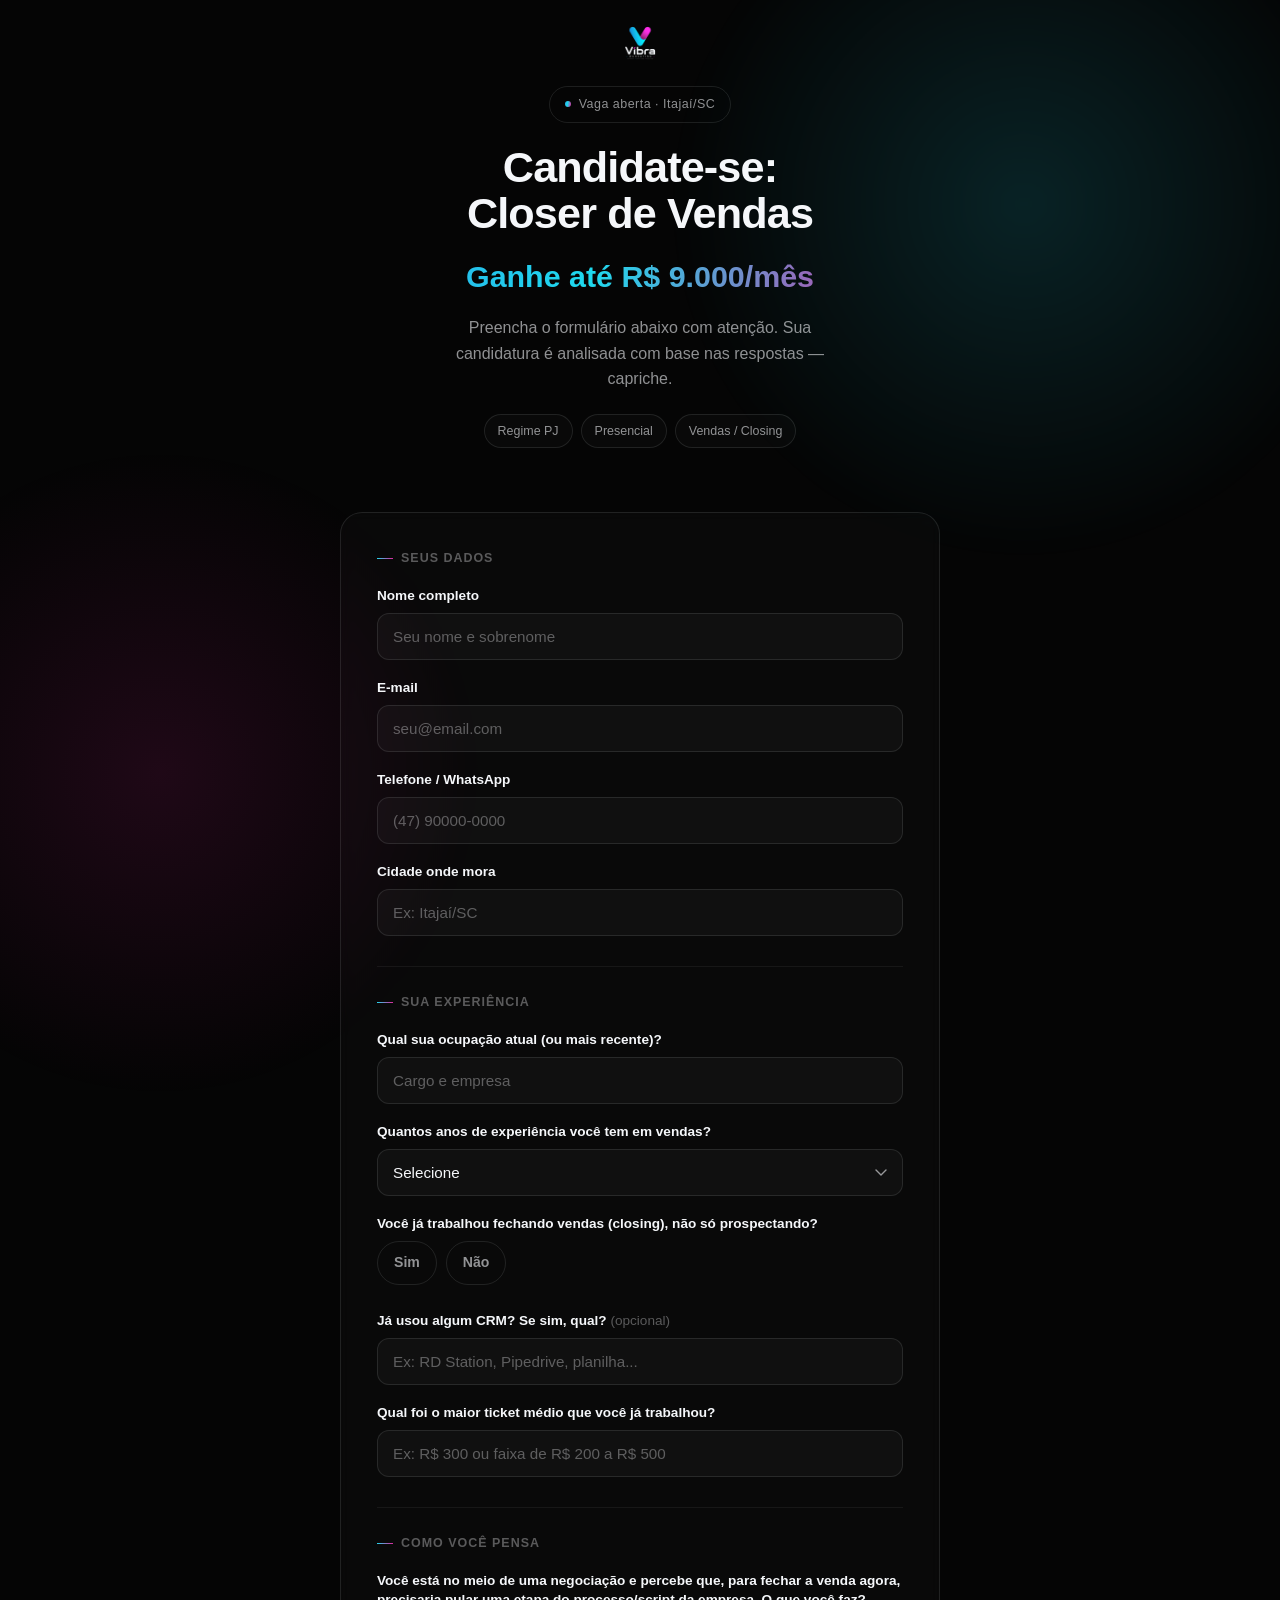
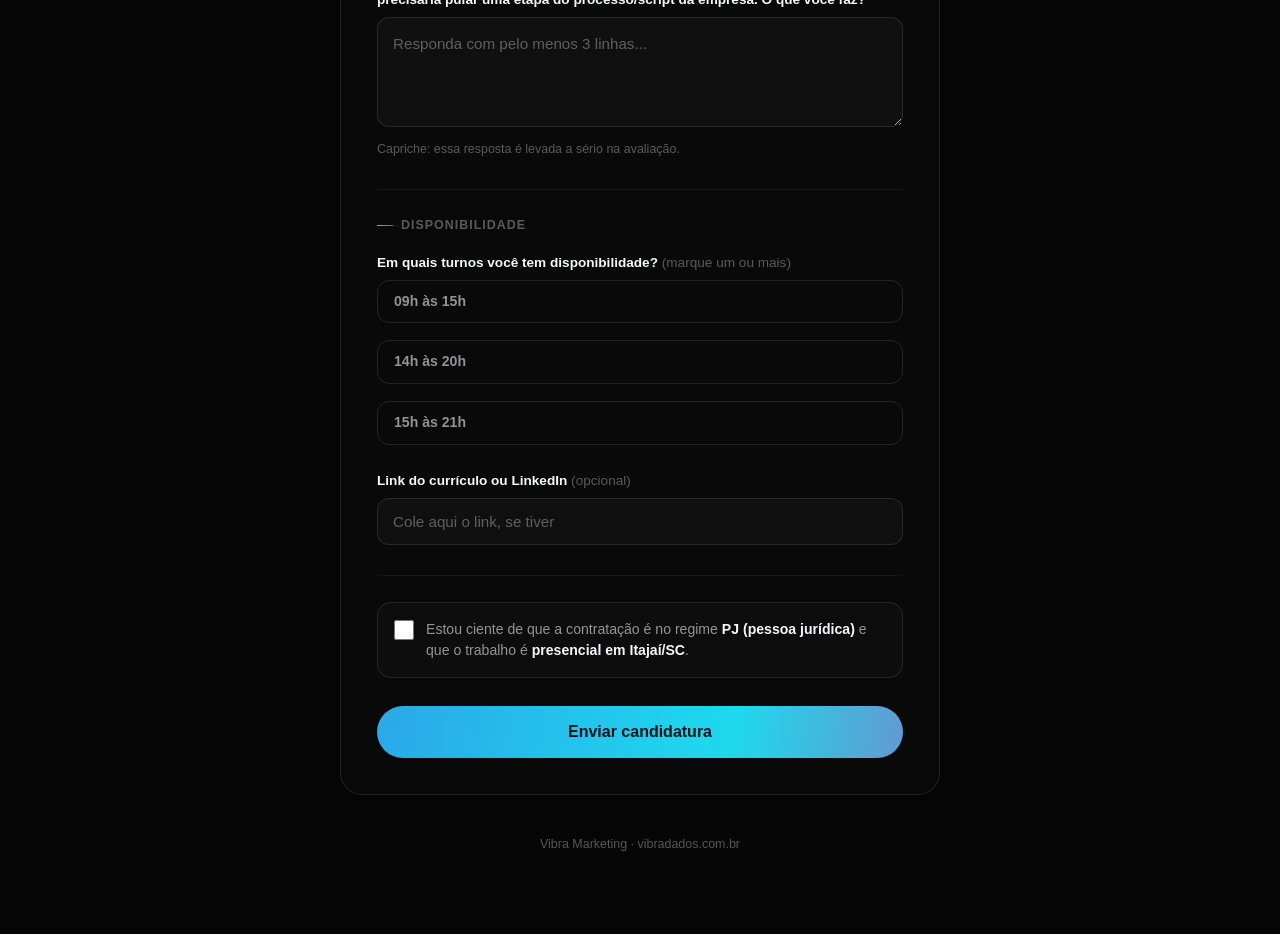
<file: vagas/closer-de-vendas/index.html>
<!DOCTYPE html>
<html lang="pt-BR">
<head>
  <meta charset="UTF-8" />
  <meta name="viewport" content="width=device-width, initial-scale=1.0, viewport-fit=cover" />
  <meta name="theme-color" content="#050505" />

  <title>Candidate-se: Closer de Vendas (PJ) | Itajaí/SC</title>
  <meta name="description" content="Vaga de Closer de Vendas (PJ) em Itajaí/SC. Ganhe até R$ 9.000/mês. Candidate-se em menos de 3 minutos." />
  <meta name="robots" content="noindex, follow" />

  <link rel="icon" href="/assets/favicon.svg" type="image/svg+xml" />

  <link rel="preconnect" href="https://api.fontshare.com" crossorigin />
  <link rel="preconnect" href="https://cdn.fontshare.com" crossorigin />
  <link href="https://api.fontshare.com/v2/css?f[]=clash-display@600,700,500,400&f[]=general-sans@400,500,600&display=swap" rel="stylesheet" />

  <link rel="stylesheet" href="/styles.css?v=12" />
  <link rel="stylesheet" href="vaga.css?v=1" />
</head>
<body class="js">
  <div class="vg-bg" aria-hidden="true"></div>

  <div class="vg-shell">
    <header class="vg-header">
      <img src="/assets/vibra-logo-white.png" alt="Vibra Marketing" />
    </header>

    <section class="vg-hero">
      <span class="vg-kicker">Vaga aberta &middot; Itajaí/SC</span>
      <h1>Candidate-se:<br />Closer de Vendas</h1>
      <p class="hook">Ganhe até R$ 9.000/mês</p>
      <p>Preencha o formulário abaixo com atenção. Sua candidatura é analisada com base nas respostas — capriche.</p>
      <div class="vg-pills">
        <span class="vg-pill">Regime PJ</span>
        <span class="vg-pill">Presencial</span>
        <span class="vg-pill">Vendas / Closing</span>
      </div>
    </section>

    <div class="vg-card">
      <form id="vgForm" method="post" action="submit.php" novalidate>

        <!-- honeypot -->
        <div class="vg-hp" aria-hidden="true">
          <label for="website">Não preencha este campo</label>
          <input type="text" id="website" name="website" tabindex="-1" autocomplete="off" />
        </div>

        <div class="vg-section">
          <div class="vg-section__label">Seus dados</div>

          <div class="vg-field">
            <label for="nome">Nome completo</label>
            <input type="text" id="nome" name="nome" placeholder="Seu nome e sobrenome" required autocomplete="name" />
          </div>

          <div class="vg-field">
            <label for="email">E-mail</label>
            <input type="email" id="email" name="email" placeholder="seu@email.com" required autocomplete="email" />
          </div>

          <div class="vg-field">
            <label for="telefone">Telefone / WhatsApp</label>
            <input type="tel" id="telefone" name="telefone" placeholder="(47) 90000-0000" required autocomplete="tel" inputmode="tel" />
          </div>

          <div class="vg-field">
            <label for="cidade">Cidade onde mora</label>
            <input type="text" id="cidade" name="cidade" placeholder="Ex: Itajaí/SC" required autocomplete="address-level2" />
          </div>
        </div>

        <div class="vg-section">
          <div class="vg-section__label">Sua experiência</div>

          <div class="vg-field">
            <label for="ocupacao">Qual sua ocupação atual (ou mais recente)?</label>
            <input type="text" id="ocupacao" name="ocupacao" placeholder="Cargo e empresa" required />
          </div>

          <div class="vg-field">
            <label for="experiencia">Quantos anos de experiência você tem em vendas?</label>
            <select id="experiencia" name="experiencia" required>
              <option value="" disabled selected>Selecione</option>
              <option value="Menos de 1 ano">Menos de 1 ano</option>
              <option value="1 a 2 anos">1 a 2 anos</option>
              <option value="3 a 5 anos">3 a 5 anos</option>
              <option value="Mais de 5 anos">Mais de 5 anos</option>
            </select>
          </div>

          <div class="vg-field">
            <label>Você já trabalhou fechando vendas (closing), não só prospectando?</label>
            <div class="vg-choices">
              <label class="vg-choice"><input type="radio" name="closing" value="Sim" required /><span>Sim</span></label>
              <label class="vg-choice"><input type="radio" name="closing" value="Não" /><span>Não</span></label>
            </div>
          </div>

          <div class="vg-field">
            <label for="crm">Já usou algum CRM? Se sim, qual? <span class="opt">(opcional)</span></label>
            <input type="text" id="crm" name="crm" placeholder="Ex: RD Station, Pipedrive, planilha..." />
          </div>

          <div class="vg-field">
            <label for="ticket">Qual foi o maior ticket médio que você já trabalhou?</label>
            <input type="text" id="ticket" name="ticket" placeholder="Ex: R$ 300 ou faixa de R$ 200 a R$ 500" required />
          </div>
        </div>

        <div class="vg-section">
          <div class="vg-section__label">Como você pensa</div>

          <div class="vg-field">
            <label for="situacional">Você está no meio de uma negociação e percebe que, para fechar a venda agora, precisaria pular uma etapa do processo/script da empresa. O que você faz?</label>
            <textarea id="situacional" name="situacional" placeholder="Responda com pelo menos 3 linhas..." minlength="120" required></textarea>
            <span class="vg-hint">Capriche: essa resposta é levada a sério na avaliação.</span>
          </div>
        </div>

        <div class="vg-section">
          <div class="vg-section__label">Disponibilidade</div>

          <div class="vg-field">
            <label>Em quais turnos você tem disponibilidade? <span class="opt">(marque um ou mais)</span></label>
            <div class="vg-choices vg-choices--block">
              <label class="vg-choice"><input type="checkbox" name="turno[]" value="09h às 15h" /><span>09h às 15h</span></label>
              <label class="vg-choice"><input type="checkbox" name="turno[]" value="14h às 20h" /><span>14h às 20h</span></label>
              <label class="vg-choice"><input type="checkbox" name="turno[]" value="15h às 21h" /><span>15h às 21h</span></label>
            </div>
          </div>

          <div class="vg-field">
            <label for="curriculo">Link do currículo ou LinkedIn <span class="opt">(opcional)</span></label>
            <input type="text" id="curriculo" name="curriculo" placeholder="Cole aqui o link, se tiver" />
          </div>
        </div>

        <div class="vg-section">
          <label class="vg-check">
            <input type="checkbox" id="ciente" name="ciente" required />
            <span>Estou ciente de que a contratação é no regime <b>PJ (pessoa jurídica)</b> e que o trabalho é <b>presencial em Itajaí/SC</b>.</span>
          </label>
        </div>

        <div class="vg-error" id="vgError">Verifique os campos destacados e tente novamente.</div>

        <button type="submit" class="vg-submit" id="vgSubmit">Enviar candidatura</button>
      </form>

      <div class="vg-success" id="vgSuccess" style="display:none">
        <div class="vg-success__icon">
          <svg viewBox="0 0 24 24" fill="none"><path d="M4 12.5l5 5L20 7" stroke="#04121a" stroke-width="2.4" stroke-linecap="round" stroke-linejoin="round"/></svg>
        </div>
        <h2>Recebemos sua candidatura!</h2>
        <p>Se seu perfil for selecionado, entraremos em contato pelo e-mail ou telefone informado.</p>
      </div>
    </div>

    <div class="vg-footer">Vibra Marketing &middot; vibradados.com.br</div>
  </div>

  <script>
    (function(){
      var form = document.getElementById('vgForm');
      var card = document.querySelector('.vg-card');
      var errorBox = document.getElementById('vgError');
      var submitBtn = document.getElementById('vgSubmit');
      var successBox = document.getElementById('vgSuccess');

      function turnosChecked(){
        return form.querySelectorAll('input[name="turno[]"]:checked').length > 0;
      }

      form.addEventListener('submit', function(e){
        e.preventDefault();
        errorBox.classList.remove('show');

        if (!form.checkValidity() || !turnosChecked()) {
          form.reportValidity();
          if (!turnosChecked()) {
            errorBox.textContent = 'Selecione ao menos um turno de disponibilidade.';
            errorBox.classList.add('show');
          }
          return;
        }

        submitBtn.disabled = true;
        submitBtn.textContent = 'Enviando...';

        var params = new URLSearchParams();
        new FormData(form).forEach(function(value, key){ params.append(key, value); });

        fetch('submit.php', {
          method: 'POST',
          body: params,
          headers: {
            'Accept': 'application/json',
            'Content-Type': 'application/x-www-form-urlencoded'
          }
        })
        .then(function(r){ return r.json().catch(function(){ return { ok:false }; }); })
        .then(function(data){
          if (data && data.ok) {
            form.style.display = 'none';
            successBox.style.display = 'block';
            card.scrollIntoView({ behavior:'smooth', block:'start' });
          } else {
            submitBtn.disabled = false;
            submitBtn.textContent = 'Enviar candidatura';
            errorBox.textContent = (data && data.error) || 'Não foi possível enviar agora. Tente novamente em instantes.';
            errorBox.classList.add('show');
          }
        })
        .catch(function(){
          submitBtn.disabled = false;
          submitBtn.textContent = 'Enviar candidatura';
          errorBox.textContent = 'Falha de conexão. Verifique sua internet e tente novamente.';
          errorBox.classList.add('show');
        });
      });
    })();
  </script>
</body>
</html>
</file>
<file: styles.css>
/* ============================================================
   VIBRA MARKETING — Dark Premium / Tech-Luxury / Editorial
   ============================================================ */

:root {
  /* Brand */
  --blue:    #2BA8E8;
  --cyan:    #1ED9EE;
  --magenta: #E0259B;
  --pink:    #F23FB0;

  /* Neutrals */
  --black:    #050505;
  --graphite: #0F1115;
  --gray:     #171A21;
  --white:    #F5F7FA;

  --ink:        #F5F7FA;
  --muted:      rgba(245, 247, 250, 0.58);
  --faint:      rgba(245, 247, 250, 0.34);
  --hair:       rgba(245, 247, 250, 0.10);
  --hair-soft:  rgba(245, 247, 250, 0.055);

  --grad:      linear-gradient(100deg, var(--blue) 0%, var(--cyan) 42%, var(--magenta) 100%);
  --grad-soft: linear-gradient(120deg, var(--cyan), var(--magenta));

  --font-display: "Clash Display", "Cabinet Grotesk", sans-serif;
  --font-body:    "General Sans", -apple-system, BlinkMacSystemFont, sans-serif;

  --ease:      cubic-bezier(0.22, 1, 0.36, 1);
  --ease-out:  cubic-bezier(0.16, 1, 0.3, 1);

  --maxw: 1320px;
  --gutter: clamp(20px, 5vw, 80px);
}

/* ---------- Reset ---------- */
*, *::before, *::after { box-sizing: border-box; margin: 0; padding: 0; }

html { -webkit-text-size-adjust: 100%; }
html.lenis, html.lenis body { height: auto; }
.lenis.lenis-smooth { scroll-behavior: auto !important; }

body {
  font-family: var(--font-body);
  background: var(--black);
  color: var(--ink);
  line-height: 1.5;
  font-size: clamp(15px, 1.05vw, 17px);
  overflow-x: hidden;
  -webkit-font-smoothing: antialiased;
  -moz-osx-font-smoothing: grayscale;
  text-rendering: optimizeLegibility;
}

img, svg { display: block; max-width: 100%; }
a { color: inherit; text-decoration: none; }
ul, ol { list-style: none; }
::selection { background: var(--magenta); color: #fff; }

.skip-link {
  position: fixed; top: -100px; left: 16px; z-index: 9999;
  background: var(--white); color: #000; padding: 10px 16px; border-radius: 8px;
  font-weight: 600; transition: top .25s var(--ease);
}
.skip-link:focus { top: 16px; }

/* ============================================================
   ATMOSPHERE / BACKGROUND
   ============================================================ */
.bg-grain {
  position: fixed; inset: 0; z-index: 1; pointer-events: none; opacity: .045;
  mix-blend-mode: overlay;
  background-image: url("data:image/svg+xml,%3Csvg xmlns='http://www.w3.org/2000/svg' width='160' height='160'%3E%3Cfilter id='n'%3E%3CfeTurbulence type='fractalNoise' baseFrequency='0.85' numOctaves='3' stitchTiles='stitch'/%3E%3C/filter%3E%3Crect width='100%25' height='100%25' filter='url(%23n)'/%3E%3C/svg%3E");
}

.bg-aura { position: fixed; inset: 0; z-index: 0; pointer-events: none; overflow: hidden; }
.aura { position: absolute; border-radius: 50%; filter: blur(90px); opacity: .5; will-change: transform; }
.aura--1 { width: 52vw; height: 52vw; top: -14vw; left: -10vw;
  background: radial-gradient(circle at 50% 50%, rgba(43,168,232,.55), transparent 65%); }
.aura--2 { width: 46vw; height: 46vw; top: 26vh; right: -14vw;
  background: radial-gradient(circle at 50% 50%, rgba(224,37,155,.42), transparent 65%); }
.aura--3 { width: 40vw; height: 40vw; bottom: -12vw; left: 24vw;
  background: radial-gradient(circle at 50% 50%, rgba(30,217,238,.30), transparent 65%); }

.bg-grid {
  position: fixed; inset: 0; z-index: 0; pointer-events: none; opacity: .4;
  background-image:
    linear-gradient(var(--hair-soft) 1px, transparent 1px),
    linear-gradient(90deg, var(--hair-soft) 1px, transparent 1px);
  background-size: clamp(60px, 7vw, 120px) clamp(60px, 7vw, 120px);
  -webkit-mask-image: radial-gradient(ellipse 80% 70% at 50% 30%, #000 30%, transparent 80%);
          mask-image: radial-gradient(ellipse 80% 70% at 50% 30%, #000 30%, transparent 80%);
}

/* ============================================================
   CURSOR
   ============================================================ */
.cursor { position: fixed; top: 0; left: 0; z-index: 9000; pointer-events: none; mix-blend-mode: difference; }
.cursor__dot {
  position: fixed; width: 7px; height: 7px; border-radius: 50%; background: #fff;
  transform: translate(-50%, -50%);
}
.cursor__ring {
  position: fixed; width: 38px; height: 38px; border-radius: 50%;
  border: 1px solid rgba(255,255,255,.6); transform: translate(-50%, -50%);
  transition: width .3s var(--ease), height .3s var(--ease), opacity .3s var(--ease), border-color .3s var(--ease);
}
.cursor.is-hover .cursor__ring { width: 64px; height: 64px; border-color: rgba(255,255,255,.9); }
.cursor.is-down .cursor__ring { width: 26px; height: 26px; }
@media (hover: none), (pointer: coarse) { .cursor { display: none; } }

/* ============================================================
   LOADER
   ============================================================ */
.loader {
  position: fixed; inset: 0; z-index: 10000;
  background: var(--black);
  display: grid; place-items: center;
}
.loader__inner { display: flex; flex-direction: column; align-items: center; gap: 26px; position: relative; }
.loader__inner::before {
  content: ""; position: absolute; left: 50%; top: clamp(46px, 7.5vw, 70px);
  transform: translate(-50%, -50%); width: 240px; height: 240px; border-radius: 50%;
  background: radial-gradient(circle, rgba(30,217,238,.22), rgba(224,37,155,.10) 48%, transparent 70%);
  filter: blur(28px); z-index: 0; pointer-events: none;
}
.loader__mark { position: relative; z-index: 1; width: clamp(92px, 15vw, 140px); height: auto;
  animation: markRise 1s var(--ease-out) both; }
.loader__bar, .loader__word { position: relative; z-index: 1; }
@keyframes markRise {
  from { clip-path: inset(100% 0 0 0); opacity: 0; transform: translateY(10px) scale(.96); }
  to   { clip-path: inset(0 0 0 0);   opacity: 1; transform: none; }
}

.loader__bar { width: 160px; height: 2px; background: var(--hair); border-radius: 2px; overflow: hidden; }
.loader__bar span { display: block; height: 100%; width: 0; background: var(--grad);
  animation: fill 1.5s var(--ease) forwards .25s; }
@keyframes fill { to { width: 100%; } }

.loader__word {
  font-family: var(--font-display); font-weight: 600; letter-spacing: .55em;
  font-size: 13px; padding-left: .55em; color: var(--faint);
  opacity: 0; animation: fade .6s ease forwards .35s;
}
@keyframes fade { to { opacity: 1; } }

.loader.is-done { transform: translateY(-101%); transition: transform 1s var(--ease-out) .1s; }

/* ============================================================
   BUTTONS
   ============================================================ */
.btn {
  position: relative; display: inline-flex; align-items: center; gap: 10px;
  font-family: var(--font-body); font-weight: 600; font-size: .95rem;
  padding: 15px 26px; border-radius: 100px; cursor: pointer;
  border: 1px solid transparent; white-space: nowrap;
  transition: transform .4s var(--ease), color .3s var(--ease), border-color .3s var(--ease), background .3s var(--ease);
  will-change: transform;
}
.btn svg { transition: transform .4s var(--ease); }
.btn:hover svg { transform: translateX(4px); }

.btn--primary { color: #04121a; background: var(--grad); background-size: 160% 160%; }
.btn--primary::before {
  content: ""; position: absolute; inset: 0; border-radius: inherit;
  background: var(--grad); background-size: 160% 160%; filter: blur(18px); opacity: .55; z-index: -1;
  animation: gradMove 6s ease infinite;
}
.btn--primary { animation: gradMove 6s ease infinite; }
@keyframes gradMove { 0%,100% { background-position: 0% 50%; } 50% { background-position: 100% 50%; } }
.btn--primary:hover { transform: translateY(-2px); }

.btn--line { color: var(--ink); border-color: var(--hair); background: rgba(255,255,255,.02); }
.btn--line:hover { border-color: rgba(255,255,255,.35); background: rgba(255,255,255,.06); }

.btn--ghost { color: var(--ink); border-color: var(--hair); background: rgba(255,255,255,.03);
  backdrop-filter: blur(10px); padding: 11px 20px; font-size: .85rem; }
.btn--ghost:hover { border-color: rgba(255,255,255,.4); }

.btn--xl { padding: 20px 38px; font-size: 1.05rem; }

/* CTA distribuído ao fim de cada seção */
.section__cta { display: flex; justify-content: center; margin-top: clamp(46px, 6vw, 76px); }

/* ============================================================
   NAV
   ============================================================ */
.nav {
  position: fixed; top: 0; left: 0; right: 0; z-index: 800;
  display: grid; grid-template-columns: 1fr auto 1fr; align-items: center;
  padding: 22px var(--gutter);
  transition: padding .4s var(--ease), background .4s var(--ease), border-color .4s var(--ease);
  border-bottom: 1px solid transparent;
}
.nav.is-scrolled {
  padding: 13px var(--gutter);
  background: rgba(8,9,12,.62); backdrop-filter: blur(18px) saturate(140%);
  border-bottom: 1px solid var(--hair-soft);
}
.nav__brand { display: flex; align-items: center; gap: 11px; justify-self: start; }
.nav__cta { justify-self: end; }
.nav__logo { height: clamp(44px, 5vw, 56px); width: auto; display: block;
  transition: height .4s var(--ease); }
.nav.is-scrolled .nav__logo { height: clamp(38px, 4vw, 46px); }
.nav__mark { width: auto; height: 30px; display: block; }
.nav__word { font-family: var(--font-display); font-weight: 600; font-size: 1.3rem; letter-spacing: -.01em; }
.nav__word i { color: var(--magenta); font-style: normal; }

.nav__links { display: flex; gap: 30px; justify-self: center; }
.nav__links a { font-size: .9rem; color: var(--muted); position: relative; padding: 4px 0;
  transition: color .3s var(--ease); }
.nav__links a::after {
  content: ""; position: absolute; left: 0; bottom: 0; width: 0; height: 1px;
  background: var(--grad-soft); transition: width .35s var(--ease);
}
.nav__links a:hover { color: var(--ink); }
.nav__links a:hover::after { width: 100%; }

/* Botão sanduíche (mobile) */
.nav__burger { display: none; justify-self: end; width: 44px; height: 44px; padding: 10px; margin: -10px 0;
  background: none; border: none; cursor: pointer; flex-direction: column; justify-content: center; gap: 5px; z-index: 860; }
.nav__burger span { display: block; height: 2px; width: 24px; background: var(--ink); border-radius: 2px;
  transition: transform .3s var(--ease), opacity .2s var(--ease); }
body.nav-open .nav__burger span:nth-child(1) { transform: translateY(7px) rotate(45deg); }
body.nav-open .nav__burger span:nth-child(2) { opacity: 0; }
body.nav-open .nav__burger span:nth-child(3) { transform: translateY(-7px) rotate(-45deg); }

/* ============================================================
   LAYOUT PRIMITIVES
   ============================================================ */
.section {
  position: relative; z-index: 2;
  max-width: var(--maxw); margin: 0 auto;
  padding: clamp(90px, 13vh, 180px) var(--gutter);
}
.section__index {
  position: absolute; top: clamp(40px, 7vh, 90px); right: var(--gutter);
  font-family: var(--font-display); font-weight: 700;
  font-size: clamp(70px, 13vw, 190px); line-height: .8;
  color: transparent; -webkit-text-stroke: 1px var(--hair); pointer-events: none; z-index: -1;
}
.section__head { max-width: 940px; margin-bottom: clamp(44px, 6vw, 80px); }
.section__head--center { margin-left: auto; margin-right: auto; text-align: center; }
.section__head--split { display: grid; grid-template-columns: 1.4fr .9fr; gap: 40px; align-items: end; max-width: 100%; }
.section__lead { color: var(--muted); font-size: 1.05rem; max-width: 38ch; }

.kicker {
  display: inline-flex; align-items: center; gap: 10px;
  font-size: .78rem; font-weight: 600; letter-spacing: .22em; text-transform: uppercase;
  color: var(--faint); margin-bottom: 22px;
}
.kicker::before { content: ""; width: 26px; height: 1px; background: var(--grad-soft); }

.display {
  font-family: var(--font-display); font-weight: 600;
  font-size: clamp(2rem, 5.2vw, 4.1rem); line-height: 1.04; letter-spacing: -.02em;
}
.display--lg { font-size: clamp(2.3rem, 6vw, 5rem); }
.grad { background: var(--grad); -webkit-background-clip: text; background-clip: text; -webkit-text-fill-color: transparent; }
.muted { color: var(--faint); }
.strike { position: relative; color: var(--muted); }
.strike::after { content: ""; position: absolute; left: -2%; right: -2%; top: 52%; height: 2px;
  background: var(--magenta); transform: scaleX(0); transform-origin: left; }
.strike.is-on::after { transform: scaleX(1); transition: transform .7s var(--ease) .2s; }

/* ============================================================
   HERO
   ============================================================ */
.hero {
  position: relative; z-index: 2;
  min-height: 100svh; max-width: var(--maxw); margin: 0 auto;
  padding: 0 var(--gutter);
  display: flex; flex-direction: column; justify-content: center;
  padding-top: clamp(120px, 18vh, 200px); padding-bottom: 80px;
}
.hero__eyebrow {
  display: inline-flex; align-items: center; gap: 10px; align-self: flex-start;
  font-size: .82rem; letter-spacing: .04em; color: var(--muted);
  padding: 9px 16px; border: 1px solid var(--hair); border-radius: 100px;
  background: rgba(255,255,255,.02); backdrop-filter: blur(8px); margin-bottom: clamp(26px, 4vw, 42px);
}
.hero__eyebrow .dot { width: 7px; height: 7px; border-radius: 50%; background: var(--cyan);
  box-shadow: 0 0 12px var(--cyan); animation: pulse 2.4s ease infinite; }
@keyframes pulse { 0%,100% { opacity: 1; } 50% { opacity: .35; } }

.hero__title {
  font-family: var(--font-display); font-weight: 600;
  font-size: clamp(2.9rem, 9.2vw, 8.4rem); line-height: .96; letter-spacing: -.035em;
  max-width: 16ch;
}
.hero__title em { font-style: normal; background: var(--grad);
  -webkit-background-clip: text; background-clip: text; -webkit-text-fill-color: transparent; }
.hero__title .line { display: block; overflow: hidden; padding-bottom: .04em; }
.hero__title .line__in { display: block; }
.js .hero__title .line__in { transform: translateY(110%); }

.hero__sub {
  margin-top: clamp(26px, 3.5vw, 40px); max-width: 46ch;
  font-size: clamp(1.05rem, 1.5vw, 1.35rem); color: var(--muted); line-height: 1.55;
}
.hero__sub strong { color: var(--ink); font-weight: 600; }

.hero__actions { display: flex; flex-wrap: wrap; gap: 16px; margin-top: clamp(34px, 4vw, 48px); }

.hero__meta {
  display: flex; flex-wrap: wrap; gap: clamp(28px, 5vw, 64px);
  margin-top: clamp(56px, 8vw, 96px); padding-top: 30px; border-top: 1px solid var(--hair-soft);
}
.hero__metaitem { display: flex; flex-direction: column; gap: 2px; }
.hero__metaitem b { font-family: var(--font-display); font-weight: 600; font-size: clamp(1.6rem, 3vw, 2.4rem);
  letter-spacing: -.02em; }
.hero__metaitem span { font-size: .85rem; color: var(--faint); }

.hero__scroll { position: absolute; bottom: 34px; right: var(--gutter); display: flex; flex-direction: column;
  align-items: center; gap: 12px; color: var(--faint); font-size: .72rem; letter-spacing: .2em; text-transform: uppercase; }
.hero__scrollline { width: 1px; height: 54px; background: var(--hair); position: relative; overflow: hidden; }
.hero__scrollline i { position: absolute; top: -50%; left: 0; width: 100%; height: 50%; background: var(--grad-soft);
  animation: scrolldown 1.8s var(--ease) infinite; }
@keyframes scrolldown { 0% { top: -50%; } 100% { top: 100%; } }

/* ============================================================
   SECTION 01 — PROBLEMA / JOURNEY
   ============================================================ */
.problema .display { max-width: 18ch; }
.journey {
  position: relative; display: grid; grid-template-columns: repeat(5, 1fr); gap: 18px; margin-top: 30px;
}
.journey__step {
  position: relative; padding: 26px 22px; border-radius: 16px;
  border: 1px solid var(--hair-soft); background: linear-gradient(180deg, rgba(255,255,255,.025), rgba(255,255,255,.005));
  min-height: 230px; display: flex; flex-direction: column;
}
.journey__num { font-family: var(--font-display); font-weight: 600; font-size: 1.1rem; color: var(--faint); margin-bottom: auto; }
.journey__step h3 { font-family: var(--font-display); font-weight: 600; font-size: 1.3rem; margin-top: 18px; }
.journey__step p { margin-top: 8px; font-size: .9rem; color: var(--muted); line-height: 1.5; }
.journey__step--peak { border-color: rgba(224,37,155,.35);
  background: linear-gradient(180deg, rgba(224,37,155,.10), rgba(43,168,232,.04)); }
.journey__step--peak h3 { background: var(--grad); -webkit-background-clip: text; background-clip: text; -webkit-text-fill-color: transparent; }

.journey__progress { position: absolute; left: 22px; right: 22px; top: 50px; height: 1px; background: var(--hair-soft); z-index: -1; }
.journey__progress i { display: block; height: 100%; width: 0; background: var(--grad); box-shadow: 0 0 10px rgba(30,217,238,.6); }

/* ============================================================
   SECTION 02 — AUTORIDADE / CARDS
   ============================================================ */
.cards { display: grid; grid-template-columns: repeat(6, 1fr); gap: 18px; }
.card {
  position: relative; grid-column: span 2; padding: 32px;
  border-radius: 20px; border: 1px solid var(--hair-soft); overflow: hidden;
  background: linear-gradient(180deg, rgba(255,255,255,.035), rgba(255,255,255,.008));
  transform-style: preserve-3d; transition: border-color .4s var(--ease), transform .1s linear;
  min-height: 250px; display: flex; flex-direction: column;
}
.card--wide { grid-column: span 6; flex-direction: row; align-items: center; gap: 28px; min-height: 0; }
@media (min-width: 921px) {
  .card:nth-child(1), .card:nth-child(2) { grid-column: span 3; }
}
.card:hover { border-color: rgba(255,255,255,.22); }
.card__glow {
  position: absolute; width: 320px; height: 320px; border-radius: 50%;
  background: radial-gradient(circle, rgba(30,217,238,.22), transparent 60%);
  left: var(--mx, 50%); top: var(--my, 0%); transform: translate(-50%, -50%);
  opacity: 0; transition: opacity .4s var(--ease); pointer-events: none;
}
.card:hover .card__glow { opacity: 1; }
.card__no { font-family: var(--font-display); font-weight: 600; font-size: .9rem; color: var(--faint);
  position: absolute; top: 26px; right: 28px; transform: translateZ(30px); }
.card__icon { width: 52px; height: 52px; border-radius: 13px; display: grid; place-items: center;
  border: 1px solid var(--hair); background: rgba(255,255,255,.03); margin-bottom: auto; transform: translateZ(40px); }
.card--wide .card__icon { margin-bottom: 0; flex-shrink: 0; }
.card__icon svg { width: 24px; height: 24px; fill: none; stroke: var(--cyan); stroke-width: 1.6;
  stroke-linecap: round; stroke-linejoin: round; }
.card h3 { font-family: var(--font-display); font-weight: 600; font-size: 1.45rem; margin-top: 24px; transform: translateZ(28px); }
.card--wide h3 { margin-top: 0; }
.card p { margin-top: 10px; color: var(--muted); font-size: .95rem; line-height: 1.55; transform: translateZ(18px); }
.card--wide div.txt { display: flex; flex-direction: column; }

/* ============================================================
   SECTION 03 — DIFERENCIAL
   ============================================================ */
.diferencial__grid { display: grid; grid-template-columns: 1.15fr .85fr; gap: clamp(40px, 6vw, 90px); align-items: center; }
.diferencial .display--lg { max-width: 16ch; }
.diferencial__viz { position: relative; aspect-ratio: 1 / .9; display: grid; place-items: center; }
.flow { width: 100%; height: 100%; overflow: visible; }
.flow__line { fill: none; stroke-dasharray: 6 8; opacity: .55;
  animation: dash 2.5s linear infinite; }
@keyframes dash { to { stroke-dashoffset: -28; } }
.flow__node { fill: var(--white); }
.flow__node--out { fill: url(#flowGrad); filter: drop-shadow(0 0 16px rgba(224,37,155,.6)); }
.flow__pulse { fill: var(--cyan); }
.flow__label { position: absolute; font-family: var(--font-display); font-weight: 500; font-size: .95rem;
  padding: 7px 14px; border-radius: 100px; border: 1px solid var(--hair); background: rgba(8,9,12,.7);
  backdrop-filter: blur(8px); white-space: nowrap; }
.flow__label--a { top: 12%; left: 0; }
.flow__label--b { bottom: 12%; left: 0; }
.flow__label--c { top: 50%; right: 0; transform: translateY(-50%);
  border-color: rgba(224,37,155,.4); color: var(--ink);
  background: linear-gradient(120deg, rgba(30,217,238,.12), rgba(224,37,155,.12)); }

/* ============================================================
   SECTION 04 — NÚMEROS
   ============================================================ */
.stats { display: grid; grid-template-columns: repeat(3, 1fr); gap: 1px; background: var(--hair-soft);
  border: 1px solid var(--hair-soft); border-radius: 22px; overflow: hidden; }
.stat { padding: clamp(36px, 5vw, 64px) clamp(24px, 3vw, 44px); background: var(--black); text-align: center;
  transition: background .4s var(--ease); }
.stat:hover { background: rgba(255,255,255,.02); }
.stat b { display: block; font-family: var(--font-display); font-weight: 600;
  font-size: clamp(3rem, 8vw, 6rem); line-height: 1; letter-spacing: -.03em;
  background: var(--grad); -webkit-background-clip: text; background-clip: text; -webkit-text-fill-color: transparent; }
.stat__pre, .stat__suf { -webkit-text-fill-color: initial; color: var(--ink); }
.stat__suf { font-size: .4em; letter-spacing: 0; }
.stat__pre { font-size: .55em; }
.stat p { margin-top: 16px; color: var(--muted); font-size: .98rem; }

/* ============================================================
   SECTION 05 — PROVA SOCIAL
   ============================================================ */
.marquee { position: relative; overflow: hidden; margin: clamp(30px,5vw,56px) 0; padding: 26px 0;
  border-top: 1px solid var(--hair-soft); border-bottom: 1px solid var(--hair-soft);
  -webkit-mask-image: linear-gradient(90deg, transparent, #000 12%, #000 88%, transparent);
          mask-image: linear-gradient(90deg, transparent, #000 12%, #000 88%, transparent); }
.marquee__track { display: flex; align-items: center; gap: 44px; width: max-content;
  animation: marquee 40s linear infinite; }
.marquee:hover .marquee__track { animation-play-state: paused; }
.marquee span { font-family: var(--font-display); font-weight: 600; font-size: clamp(1.3rem, 3vw, 2.1rem);
  letter-spacing: .02em; color: var(--faint); transition: color .3s var(--ease); }
.marquee span:hover { color: var(--ink); }
.marquee .sep { color: var(--magenta); font-size: .9rem; }
@keyframes marquee { to { transform: translateX(-50%); } }

.quotes { display: grid; grid-template-columns: repeat(3, 1fr); gap: 18px; }
.quote { padding: 32px; border-radius: 18px; border: 1px solid var(--hair-soft);
  background: linear-gradient(180deg, rgba(255,255,255,.03), rgba(255,255,255,.006)); }
.quote blockquote { font-family: var(--font-display); font-weight: 400; font-size: 1.18rem;
  line-height: 1.45; letter-spacing: -.01em; }
.quote figcaption { margin-top: 24px; padding-top: 20px; border-top: 1px solid var(--hair-soft);
  display: flex; flex-direction: column; gap: 2px; }
.quote figcaption b { font-weight: 600; }
.quote figcaption span { font-size: .85rem; color: var(--faint); }

/* ============================================================
   CTA FINAL
   ============================================================ */
.cta { text-align: center; position: relative; }
.cta__halo { position: absolute; inset: 0; z-index: -1; pointer-events: none;
  background: radial-gradient(ellipse 60% 60% at 50% 50%, rgba(224,37,155,.18), transparent 70%); }
.cta__inner { max-width: 900px; margin: 0 auto; display: flex; flex-direction: column; align-items: center; gap: clamp(34px,5vw,52px); }
.cta__title { font-family: var(--font-display); font-weight: 600;
  font-size: clamp(2.2rem, 6vw, 5rem); line-height: 1.04; letter-spacing: -.025em; max-width: 16ch; }

/* ============================================================
   FOOTER
   ============================================================ */
.footer { position: relative; z-index: 2; max-width: var(--maxw); margin: 0 auto;
  padding: clamp(50px,7vw,80px) var(--gutter) 50px; border-top: 1px solid var(--hair-soft); }
.footer__top { display: flex; align-items: center; justify-content: center; flex-wrap: wrap; gap: 20px;
  padding-bottom: 44px; }
.footer__brand { display: inline-flex; }
.footer__logo { height: clamp(120px, 16vw, 164px); width: auto; display: block; }
.footer__bottom { display: flex; align-items: center; justify-content: space-between; flex-wrap: wrap; gap: 12px;
  padding-top: 28px; border-top: 1px solid var(--hair-soft); font-size: .85rem; color: var(--faint); }

/* ============================================================
   REVEAL STATES (JS-driven; degrade gracefully)
   ============================================================ */
.js [data-reveal] { opacity: 0; transform: translateY(28px); }
.js [data-reveal-lines] .rl-line { opacity: 0; transform: translateY(120%); display: inline-block; }
.js [data-reveal-lines] .rl-wrap { display: block; overflow: hidden; }

/* ============================================================
   RESPONSIVE
   ============================================================ */
@media (max-width: 920px) {
  .nav { display: flex; justify-content: space-between; }
  .nav__burger { display: flex; }
  .nav__brand { position: relative; z-index: 860; }
  .nav__links {
    position: fixed; inset: 0; z-index: 850;
    display: flex; flex-direction: column; align-items: center; justify-content: center; gap: 24px;
    padding: 96px 24px 120px;
    background: rgba(7,8,11,.995); backdrop-filter: blur(18px) saturate(140%);
    opacity: 0; visibility: hidden; transition: opacity .3s var(--ease), visibility .3s var(--ease);
  }
  .nav__links a { font-family: var(--font-display); font-weight: 600; font-size: 1.5rem;
    color: var(--ink); text-align: center; line-height: 1.25; padding: 14px 22px; border-radius: 14px;
    border: 1px solid var(--hair-soft); background: rgba(255,255,255,.03); width: min(86vw, 360px); }
  .nav__links a::after { display: none; }
  .nav__links a:active { background: rgba(255,255,255,.07); }
  .nav__cta { position: fixed; left: 50%; bottom: 9vh; transform: translateX(-50%); z-index: 855;
    opacity: 0; visibility: hidden; transition: opacity .3s var(--ease), visibility .3s var(--ease); }
  body.nav-open { overflow: hidden; }
  body.nav-open .nav__links, body.nav-open .nav__cta { opacity: 1; visibility: visible; }
  .section__head--split { grid-template-columns: 1fr; align-items: start; }
  .journey { grid-template-columns: repeat(2, 1fr); }
  .journey__progress { display: none; }
  .cards { grid-template-columns: 1fr 1fr; }
  .card, .card:nth-child(1), .card:nth-child(2) { grid-column: span 1; }
  .card--wide { grid-column: span 2; flex-direction: column; align-items: flex-start; }
  .diferencial__grid { grid-template-columns: 1fr; }
  .diferencial__viz { max-width: 440px; }
  .stats { grid-template-columns: 1fr; }
  .quotes { grid-template-columns: 1fr; }
}
@media (max-width: 560px) {
  .journey { grid-template-columns: 1fr; }
  .cards { grid-template-columns: 1fr; }
  .card--wide { grid-column: span 1; }
  .hero__scroll { display: none; }
  .section__index { font-size: 28vw; }
}

/* ============================================================
   REDUCED MOTION
   ============================================================ */
@media (prefers-reduced-motion: reduce) {
  *, *::before, *::after { animation-duration: .001ms !important; animation-iteration-count: 1 !important;
    transition-duration: .001ms !important; scroll-behavior: auto !important; }
  .js [data-reveal], .js [data-reveal-lines] .rl-line { opacity: 1 !important; transform: none !important; }
  .loader { display: none; }
  .hero__title .line__in { transform: none; }
}
</file>
<file: plano/plano.css>
/* ============================================================
   VIBRA — Documento interno (Plano de Aliança e Sociedade)
   Layout de leitura longa, estende o design system de /styles.css
   ============================================================ */

body { cursor: auto; }
.cursor { display: none; }

.doc-header {
  position: relative; z-index: 2; max-width: 900px; margin: 0 auto;
  padding: clamp(70px, 10vh, 120px) var(--gutter) clamp(40px, 6vw, 64px);
}
.doc-badge {
  display: inline-flex; align-items: center; gap: 8px;
  font-size: .74rem; font-weight: 600; letter-spacing: .14em; text-transform: uppercase;
  color: #F5A623; padding: 8px 14px; border: 1px solid rgba(245, 166, 35, .35);
  border-radius: 100px; background: rgba(245, 166, 35, .08); margin-bottom: 26px;
}
.doc-badge::before { content: "●"; font-size: .6rem; }
.doc-header h1 {
  font-family: var(--font-display); font-weight: 600; letter-spacing: -.02em;
  font-size: clamp(2rem, 4.6vw, 3.4rem); line-height: 1.08; max-width: 16ch;
}
.doc-header .subtitle {
  margin-top: 18px; font-size: 1.05rem; color: var(--muted); line-height: 1.5; max-width: 56ch;
}
.doc-header .subtitle b { color: var(--ink); font-weight: 600; }
.doc-meta { margin-top: 28px; display: flex; flex-wrap: wrap; gap: 10px 28px; font-size: .84rem; color: var(--faint); }
.doc-meta span b { color: var(--muted); font-weight: 600; }

.doc-toc {
  position: relative; z-index: 2; max-width: 900px; margin: 0 auto;
  padding: 0 var(--gutter) clamp(40px, 6vw, 64px);
}
.doc-toc__box {
  border: 1px solid var(--hair-soft); border-radius: 18px; padding: 26px 28px;
  background: linear-gradient(180deg, rgba(255,255,255,.03), rgba(255,255,255,.006));
}
.doc-toc__title { font-size: .76rem; font-weight: 600; letter-spacing: .16em; text-transform: uppercase; color: var(--faint); margin-bottom: 16px; }
.doc-toc ol { display: grid; grid-template-columns: 1fr 1fr; gap: 8px 28px; counter-reset: toc; }
.doc-toc li { list-style: none; }
.doc-toc a {
  display: flex; gap: 10px; font-size: .93rem; color: var(--muted); padding: 5px 0;
  transition: color .25s var(--ease);
}
.doc-toc a b { color: var(--faint); font-family: var(--font-display); font-weight: 600; flex-shrink: 0; }
.doc-toc a:hover { color: var(--ink); }

.doc { position: relative; z-index: 2; max-width: 780px; margin: 0 auto; padding: 0 var(--gutter) clamp(80px, 10vh, 140px); }

.doc section { padding-top: clamp(56px, 8vw, 92px); }
.doc section:first-child { padding-top: 0; }
.doc h2 {
  font-family: var(--font-display); font-weight: 600; letter-spacing: -.01em;
  font-size: clamp(1.5rem, 2.8vw, 2.1rem); line-height: 1.18;
  padding-bottom: 18px; margin-bottom: 30px; border-bottom: 1px solid var(--hair-soft);
  display: flex; align-items: baseline; gap: 14px;
}
.doc h2 .n { font-size: .55em; color: var(--faint); -webkit-text-stroke: 0; font-weight: 600; }
.doc h3 {
  font-family: var(--font-display); font-weight: 600; font-size: 1.22rem;
  margin: 34px 0 12px; color: var(--ink);
}
.doc h3 .n { color: var(--faint); margin-right: 8px; }
.doc p { color: var(--muted); line-height: 1.7; margin-bottom: 16px; font-size: 1.02rem; }
.doc p b, .doc li b, .doc td b { color: var(--ink); font-weight: 600; }
.doc ul, .doc ol.plain { margin: 4px 0 20px; padding-left: 0; }
.doc ul li, .doc ol.plain li {
  list-style: none; position: relative; padding-left: 22px; margin-bottom: 10px;
  color: var(--muted); line-height: 1.6; font-size: 1.01rem;
}
.doc ul li::before {
  content: ""; position: absolute; left: 0; top: 10px; width: 6px; height: 6px; border-radius: 50%;
  background: var(--grad);
}
.doc ol.plain { counter-reset: item; }
.doc ol.plain li { counter-increment: item; padding-left: 30px; }
.doc ol.plain li::before {
  content: counter(item); position: absolute; left: 0; top: -1px;
  font-family: var(--font-display); font-weight: 600; font-size: .85rem; color: var(--cyan);
  width: 20px; height: 20px; display: grid; place-items: center; border-radius: 50%;
  border: 1px solid rgba(30,217,238,.35); background: none;
}

.doc blockquote {
  margin: 28px 0; padding: 24px 28px; border-left: 3px solid transparent;
  border-image: var(--grad) 1; background: linear-gradient(90deg, rgba(30,217,238,.06), transparent 60%);
  font-family: var(--font-display); font-weight: 400; font-size: 1.12rem; line-height: 1.55; color: var(--ink);
}

.doc__note {
  margin: 22px 0; padding: 16px 20px; border-radius: 12px; font-size: .93rem; line-height: 1.55;
  color: var(--muted); border: 1px solid rgba(224,37,155,.25); background: rgba(224,37,155,.05);
}
.doc__note b { color: var(--pink); }

.doc-table-wrap { overflow-x: auto; margin: 22px 0 26px; border-radius: 14px; border: 1px solid var(--hair-soft); }
.doc table { width: 100%; border-collapse: collapse; font-size: .93rem; min-width: 480px; }
.doc thead th {
  text-align: left; font-family: var(--font-display); font-weight: 600; font-size: .8rem;
  letter-spacing: .04em; text-transform: uppercase; color: var(--faint);
  padding: 14px 18px; background: rgba(255,255,255,.03); border-bottom: 1px solid var(--hair-soft);
}
.doc tbody td { padding: 13px 18px; color: var(--muted); border-bottom: 1px solid var(--hair-soft); vertical-align: top; }
.doc tbody tr:last-child td { border-bottom: none; }
.doc tbody tr:hover td { background: rgba(255,255,255,.015); }

.doc hr { border: none; border-top: 1px solid var(--hair-soft); margin: 0; }

.doc-status {
  display: inline-flex; align-items: center; gap: 8px; font-size: .84rem; color: var(--cyan);
  padding: 5px 12px; border: 1px solid rgba(30,217,238,.3); border-radius: 100px; margin-bottom: 14px;
}

.doc-footer {
  position: relative; z-index: 2; max-width: 780px; margin: 0 auto; padding: 40px var(--gutter) 80px;
  border-top: 1px solid var(--hair-soft); display: flex; align-items: center; justify-content: space-between;
  flex-wrap: wrap; gap: 14px;
}
.doc-footer img { height: 32px; width: auto; opacity: .7; }
.doc-footer span { font-size: .82rem; color: var(--faint); }

@media (max-width: 640px) {
  .doc-toc ol { grid-template-columns: 1fr; }
  .doc h2 { flex-direction: column; gap: 4px; }
}
</file>
<file: politica-de-privacidade/doc.css>
/* ============================================================
   VIBRA — Documento interno (Plano de Aliança e Sociedade)
   Layout de leitura longa, estende o design system de /styles.css
   ============================================================ */

body { cursor: auto; }
.cursor { display: none; }

.doc-header {
  position: relative; z-index: 2; max-width: 900px; margin: 0 auto;
  padding: clamp(70px, 10vh, 120px) var(--gutter) clamp(40px, 6vw, 64px);
}
.doc-badge {
  display: inline-flex; align-items: center; gap: 8px;
  font-size: .74rem; font-weight: 600; letter-spacing: .14em; text-transform: uppercase;
  color: #F5A623; padding: 8px 14px; border: 1px solid rgba(245, 166, 35, .35);
  border-radius: 100px; background: rgba(245, 166, 35, .08); margin-bottom: 26px;
}
.doc-badge::before { content: "●"; font-size: .6rem; }
.doc-header h1 {
  font-family: var(--font-display); font-weight: 600; letter-spacing: -.02em;
  font-size: clamp(2rem, 4.6vw, 3.4rem); line-height: 1.08; max-width: 16ch;
}
.doc-header .subtitle {
  margin-top: 18px; font-size: 1.05rem; color: var(--muted); line-height: 1.5; max-width: 56ch;
}
.doc-header .subtitle b { color: var(--ink); font-weight: 600; }
.doc-meta { margin-top: 28px; display: flex; flex-wrap: wrap; gap: 10px 28px; font-size: .84rem; color: var(--faint); }
.doc-meta span b { color: var(--muted); font-weight: 600; }

.doc-toc {
  position: relative; z-index: 2; max-width: 900px; margin: 0 auto;
  padding: 0 var(--gutter) clamp(40px, 6vw, 64px);
}
.doc-toc__box {
  border: 1px solid var(--hair-soft); border-radius: 18px; padding: 26px 28px;
  background: linear-gradient(180deg, rgba(255,255,255,.03), rgba(255,255,255,.006));
}
.doc-toc__title { font-size: .76rem; font-weight: 600; letter-spacing: .16em; text-transform: uppercase; color: var(--faint); margin-bottom: 16px; }
.doc-toc ol { display: grid; grid-template-columns: 1fr 1fr; gap: 8px 28px; counter-reset: toc; }
.doc-toc li { list-style: none; }
.doc-toc a {
  display: flex; gap: 10px; font-size: .93rem; color: var(--muted); padding: 5px 0;
  transition: color .25s var(--ease);
}
.doc-toc a b { color: var(--faint); font-family: var(--font-display); font-weight: 600; flex-shrink: 0; }
.doc-toc a:hover { color: var(--ink); }

.doc { position: relative; z-index: 2; max-width: 780px; margin: 0 auto; padding: 0 var(--gutter) clamp(80px, 10vh, 140px); }

.doc section { padding-top: clamp(56px, 8vw, 92px); }
.doc section:first-child { padding-top: 0; }
.doc h2 {
  font-family: var(--font-display); font-weight: 600; letter-spacing: -.01em;
  font-size: clamp(1.5rem, 2.8vw, 2.1rem); line-height: 1.18;
  padding-bottom: 18px; margin-bottom: 30px; border-bottom: 1px solid var(--hair-soft);
  display: flex; align-items: baseline; gap: 14px;
}
.doc h2 .n { font-size: .55em; color: var(--faint); -webkit-text-stroke: 0; font-weight: 600; }
.doc h3 {
  font-family: var(--font-display); font-weight: 600; font-size: 1.22rem;
  margin: 34px 0 12px; color: var(--ink);
}
.doc h3 .n { color: var(--faint); margin-right: 8px; }
.doc p { color: var(--muted); line-height: 1.7; margin-bottom: 16px; font-size: 1.02rem; }
.doc p b, .doc li b, .doc td b { color: var(--ink); font-weight: 600; }
.doc ul, .doc ol.plain { margin: 4px 0 20px; padding-left: 0; }
.doc ul li, .doc ol.plain li {
  list-style: none; position: relative; padding-left: 22px; margin-bottom: 10px;
  color: var(--muted); line-height: 1.6; font-size: 1.01rem;
}
.doc ul li::before {
  content: ""; position: absolute; left: 0; top: 10px; width: 6px; height: 6px; border-radius: 50%;
  background: var(--grad);
}
.doc ol.plain { counter-reset: item; }
.doc ol.plain li { counter-increment: item; padding-left: 30px; }
.doc ol.plain li::before {
  content: counter(item); position: absolute; left: 0; top: -1px;
  font-family: var(--font-display); font-weight: 600; font-size: .85rem; color: var(--cyan);
  width: 20px; height: 20px; display: grid; place-items: center; border-radius: 50%;
  border: 1px solid rgba(30,217,238,.35); background: none;
}

.doc blockquote {
  margin: 28px 0; padding: 24px 28px; border-left: 3px solid transparent;
  border-image: var(--grad) 1; background: linear-gradient(90deg, rgba(30,217,238,.06), transparent 60%);
  font-family: var(--font-display); font-weight: 400; font-size: 1.12rem; line-height: 1.55; color: var(--ink);
}

.doc__note {
  margin: 22px 0; padding: 16px 20px; border-radius: 12px; font-size: .93rem; line-height: 1.55;
  color: var(--muted); border: 1px solid rgba(224,37,155,.25); background: rgba(224,37,155,.05);
}
.doc__note b { color: var(--pink); }

.doc-table-wrap { overflow-x: auto; margin: 22px 0 26px; border-radius: 14px; border: 1px solid var(--hair-soft); }
.doc table { width: 100%; border-collapse: collapse; font-size: .93rem; min-width: 480px; }
.doc thead th {
  text-align: left; font-family: var(--font-display); font-weight: 600; font-size: .8rem;
  letter-spacing: .04em; text-transform: uppercase; color: var(--faint);
  padding: 14px 18px; background: rgba(255,255,255,.03); border-bottom: 1px solid var(--hair-soft);
}
.doc tbody td { padding: 13px 18px; color: var(--muted); border-bottom: 1px solid var(--hair-soft); vertical-align: top; }
.doc tbody tr:last-child td { border-bottom: none; }
.doc tbody tr:hover td { background: rgba(255,255,255,.015); }

.doc hr { border: none; border-top: 1px solid var(--hair-soft); margin: 0; }

.doc-status {
  display: inline-flex; align-items: center; gap: 8px; font-size: .84rem; color: var(--cyan);
  padding: 5px 12px; border: 1px solid rgba(30,217,238,.3); border-radius: 100px; margin-bottom: 14px;
}

.doc-footer {
  position: relative; z-index: 2; max-width: 780px; margin: 0 auto; padding: 40px var(--gutter) 80px;
  border-top: 1px solid var(--hair-soft); display: flex; align-items: center; justify-content: space-between;
  flex-wrap: wrap; gap: 14px;
}
.doc-footer img { height: 32px; width: auto; opacity: .7; }
.doc-footer span { font-size: .82rem; color: var(--faint); }

@media (max-width: 640px) {
  .doc-toc ol { grid-template-columns: 1fr; }
  .doc h2 { flex-direction: column; gap: 4px; }
}
</file>
<file: vagas/closer-de-vendas/vaga.css>
/* ============================================================
   VAGA — Closer de Vendas (PJ) — self-contained, extends root tokens
   ============================================================ */

body { background: var(--black); }

.vg-bg { position: fixed; inset: 0; z-index: -2; pointer-events: none; }
.vg-bg::before {
  content: ""; position: absolute; top: -20%; right: -10%; width: 60vw; height: 60vw;
  background: radial-gradient(circle, rgba(30,217,238,.14), transparent 65%);
  filter: blur(10px);
}
.vg-bg::after {
  content: ""; position: absolute; bottom: -25%; left: -15%; width: 55vw; height: 55vw;
  background: radial-gradient(circle, rgba(224,37,155,.12), transparent 65%);
}

.vg-shell { max-width: 640px; margin: 0 auto; padding: 0 20px 80px; }

/* ---- header ---- */
.vg-header { display: flex; justify-content: center; padding: 26px 0 6px; }
.vg-header img { height: 34px; }

/* ---- hero ---- */
.vg-hero { text-align: center; padding: 20px 0 30px; }
.vg-kicker {
  display: inline-flex; align-items: center; gap: 8px; font-size: .78rem; letter-spacing: .04em;
  color: var(--muted); padding: 8px 15px; border: 1px solid var(--hair); border-radius: 100px; margin-bottom: 22px;
}
.vg-kicker::before { content: ""; width: 6px; height: 6px; border-radius: 50%; background: var(--grad); flex-shrink: 0; }
.vg-hero h1 {
  font-family: var(--font-display); font-weight: 600; letter-spacing: -.02em; line-height: 1.06;
  font-size: clamp(2rem, 7vw, 2.7rem); margin-bottom: 16px;
}
.vg-hero .hook {
  font-family: var(--font-display); font-weight: 600; font-size: clamp(1.4rem, 5.5vw, 1.9rem);
  background: var(--grad); -webkit-background-clip: text; background-clip: text; -webkit-text-fill-color: transparent;
  margin-bottom: 14px;
}
.vg-hero p { color: var(--muted); font-size: 1rem; line-height: 1.6; max-width: 46ch; margin: 0 auto; }

.vg-pills { display: flex; flex-wrap: wrap; justify-content: center; gap: 8px; margin-top: 22px; }
.vg-pill {
  font-size: .78rem; color: var(--muted); border: 1px solid var(--hair); border-radius: 100px;
  padding: 7px 13px; background: rgba(255,255,255,.02);
}

/* ---- form card ---- */
.vg-card {
  margin-top: 34px; border: 1px solid var(--hair); border-radius: 22px; background: rgba(255,255,255,.02);
  padding: clamp(22px, 5vw, 36px); backdrop-filter: blur(6px);
}

.vg-section + .vg-section { margin-top: 30px; padding-top: 26px; border-top: 1px solid var(--hair-soft); }
.vg-section__label {
  font-family: var(--font-display); font-weight: 600; font-size: .78rem; letter-spacing: .08em;
  text-transform: uppercase; color: var(--faint); margin-bottom: 18px; display: flex; align-items: center; gap: 8px;
}
.vg-section__label::before { content: ""; width: 16px; height: 1px; background: var(--grad-soft); }

.vg-field { margin-bottom: 18px; }
.vg-field:last-child { margin-bottom: 0; }
.vg-field label {
  display: block; font-size: .85rem; font-weight: 600; color: var(--ink); margin-bottom: 8px; line-height: 1.4;
}
.vg-field label .opt { color: var(--faint); font-weight: 400; }

.vg-field input[type=text], .vg-field input[type=email], .vg-field input[type=tel],
.vg-field select, .vg-field textarea {
  width: 100%; padding: 14px 15px; border-radius: 12px; border: 1px solid var(--hair);
  background: rgba(255,255,255,.03); color: var(--ink); font-family: var(--font-body); font-size: .95rem;
  transition: border-color .2s;
}
.vg-field input:focus, .vg-field select:focus, .vg-field textarea:focus {
  outline: none; border-color: var(--cyan);
}
.vg-field input::placeholder, .vg-field textarea::placeholder { color: var(--faint); }
.vg-field textarea { resize: vertical; min-height: 110px; line-height: 1.55; }
.vg-field select {
  appearance: none; -webkit-appearance: none;
  background-image: url("data:image/svg+xml,%3Csvg xmlns='http://www.w3.org/2000/svg' width='12' height='8'%3E%3Cpath d='M1 1l5 5 5-5' stroke='%23F5F7FA' stroke-width='1.4' fill='none' stroke-linecap='round' stroke-linejoin='round' opacity='.6'/%3E%3C/svg%3E");
  background-repeat: no-repeat; background-position: right 15px center; padding-right: 38px;
}
.vg-hint { display: block; margin-top: 7px; font-size: .78rem; color: var(--faint); }

/* honeypot — visually hidden, kept in flow for bots */
.vg-hp { position: absolute; left: -9999px; width: 1px; height: 1px; overflow: hidden; }

/* radio / checkbox pill groups */
.vg-choices { display: flex; flex-wrap: wrap; gap: 9px; }
.vg-choice { position: relative; }
.vg-choice input { position: absolute; opacity: 0; inset: 0; cursor: pointer; margin: 0; }
.vg-choice span {
  display: block; padding: 11px 16px; border: 1px solid var(--hair); border-radius: 100px;
  font-size: .88rem; color: var(--muted); cursor: pointer; transition: border-color .2s, color .2s, background .2s;
}
.vg-choice input:checked + span {
  border-color: var(--cyan); color: var(--ink); background: rgba(30,217,238,.08);
}
.vg-choice input:focus-visible + span { outline: 2px solid var(--cyan); outline-offset: 2px; }

.vg-choices--block { flex-direction: column; }
.vg-choices--block .vg-choice span { width: 100%; border-radius: 12px; }

/* confirmation checkbox */
.vg-check {
  display: flex; align-items: flex-start; gap: 12px; font-size: .88rem; color: var(--muted);
  line-height: 1.5; cursor: pointer; padding: 16px; border: 1px solid var(--hair); border-radius: 14px;
  background: rgba(255,255,255,.02);
}
.vg-check input { width: 20px; height: 20px; margin-top: 1px; flex-shrink: 0; accent-color: var(--cyan); cursor: pointer; }
.vg-check b { color: var(--ink); }

/* submit */
.vg-submit {
  width: 100%; margin-top: 28px; padding: 17px 20px; border: none; border-radius: 100px;
  font-family: var(--font-display); font-weight: 600; font-size: 1rem; color: #04121a;
  background: var(--grad); background-size: 160% 160%; cursor: pointer; transition: transform .2s, opacity .2s;
}
.vg-submit:hover { transform: translateY(-1px); }
.vg-submit:disabled { opacity: .55; cursor: default; transform: none; }
.vg-error {
  display: none; margin-top: 16px; padding: 13px 15px; border-radius: 12px; font-size: .86rem;
  color: var(--pink); background: rgba(242,63,176,.08); border: 1px solid rgba(242,63,176,.3);
}
.vg-error.show { display: block; }

/* success state */
.vg-success { text-align: center; padding: 20px 4px; }
.vg-success__icon {
  width: 56px; height: 56px; border-radius: 50%; background: var(--grad); margin: 0 auto 22px;
  display: flex; align-items: center; justify-content: center;
}
.vg-success__icon svg { width: 26px; height: 26px; }
.vg-success h2 { font-family: var(--font-display); font-weight: 600; font-size: 1.5rem; margin-bottom: 12px; }
.vg-success p { color: var(--muted); font-size: .95rem; line-height: 1.6; max-width: 42ch; margin: 0 auto; }

.vg-footer { text-align: center; margin-top: 40px; color: var(--faint); font-size: .78rem; }
.vg-footer a { color: var(--muted); }

@media (min-width: 560px) {
  .vg-choice.tel-half { flex: 1 1 auto; }
}
</file>
